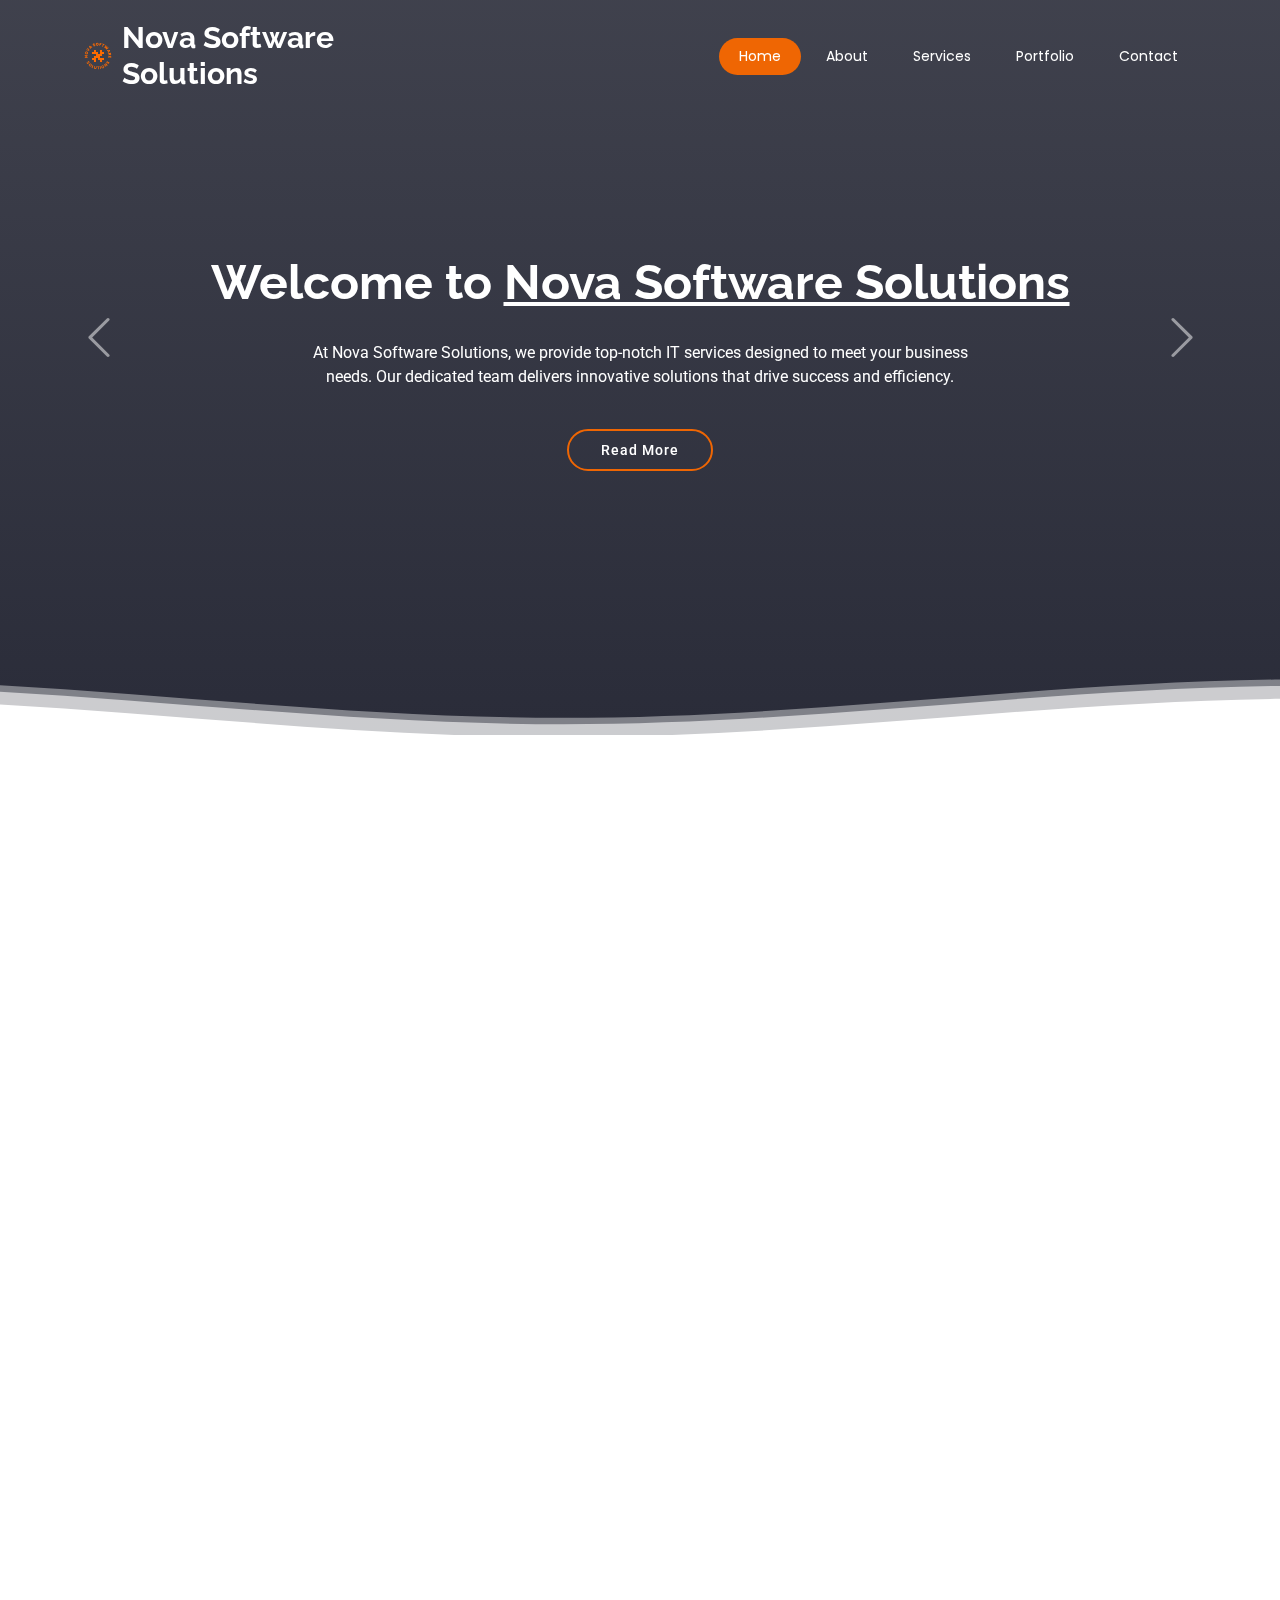
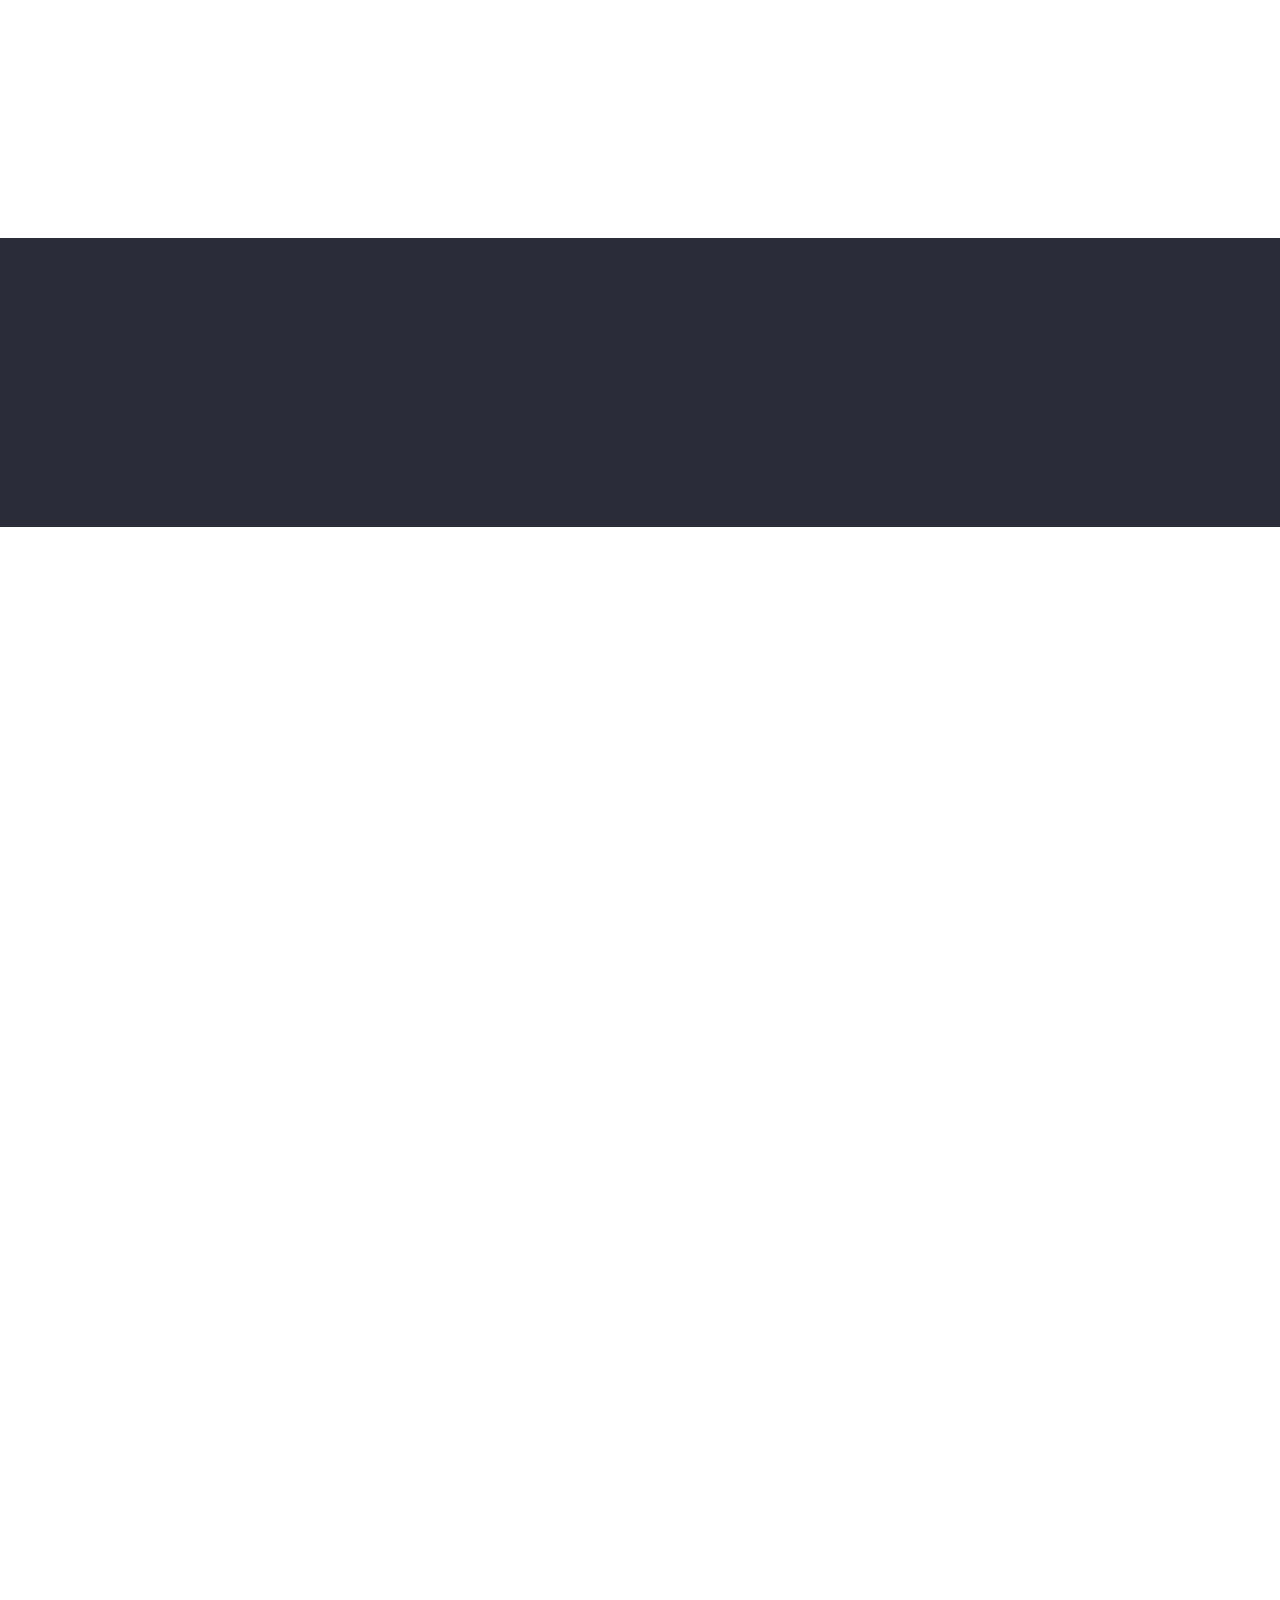
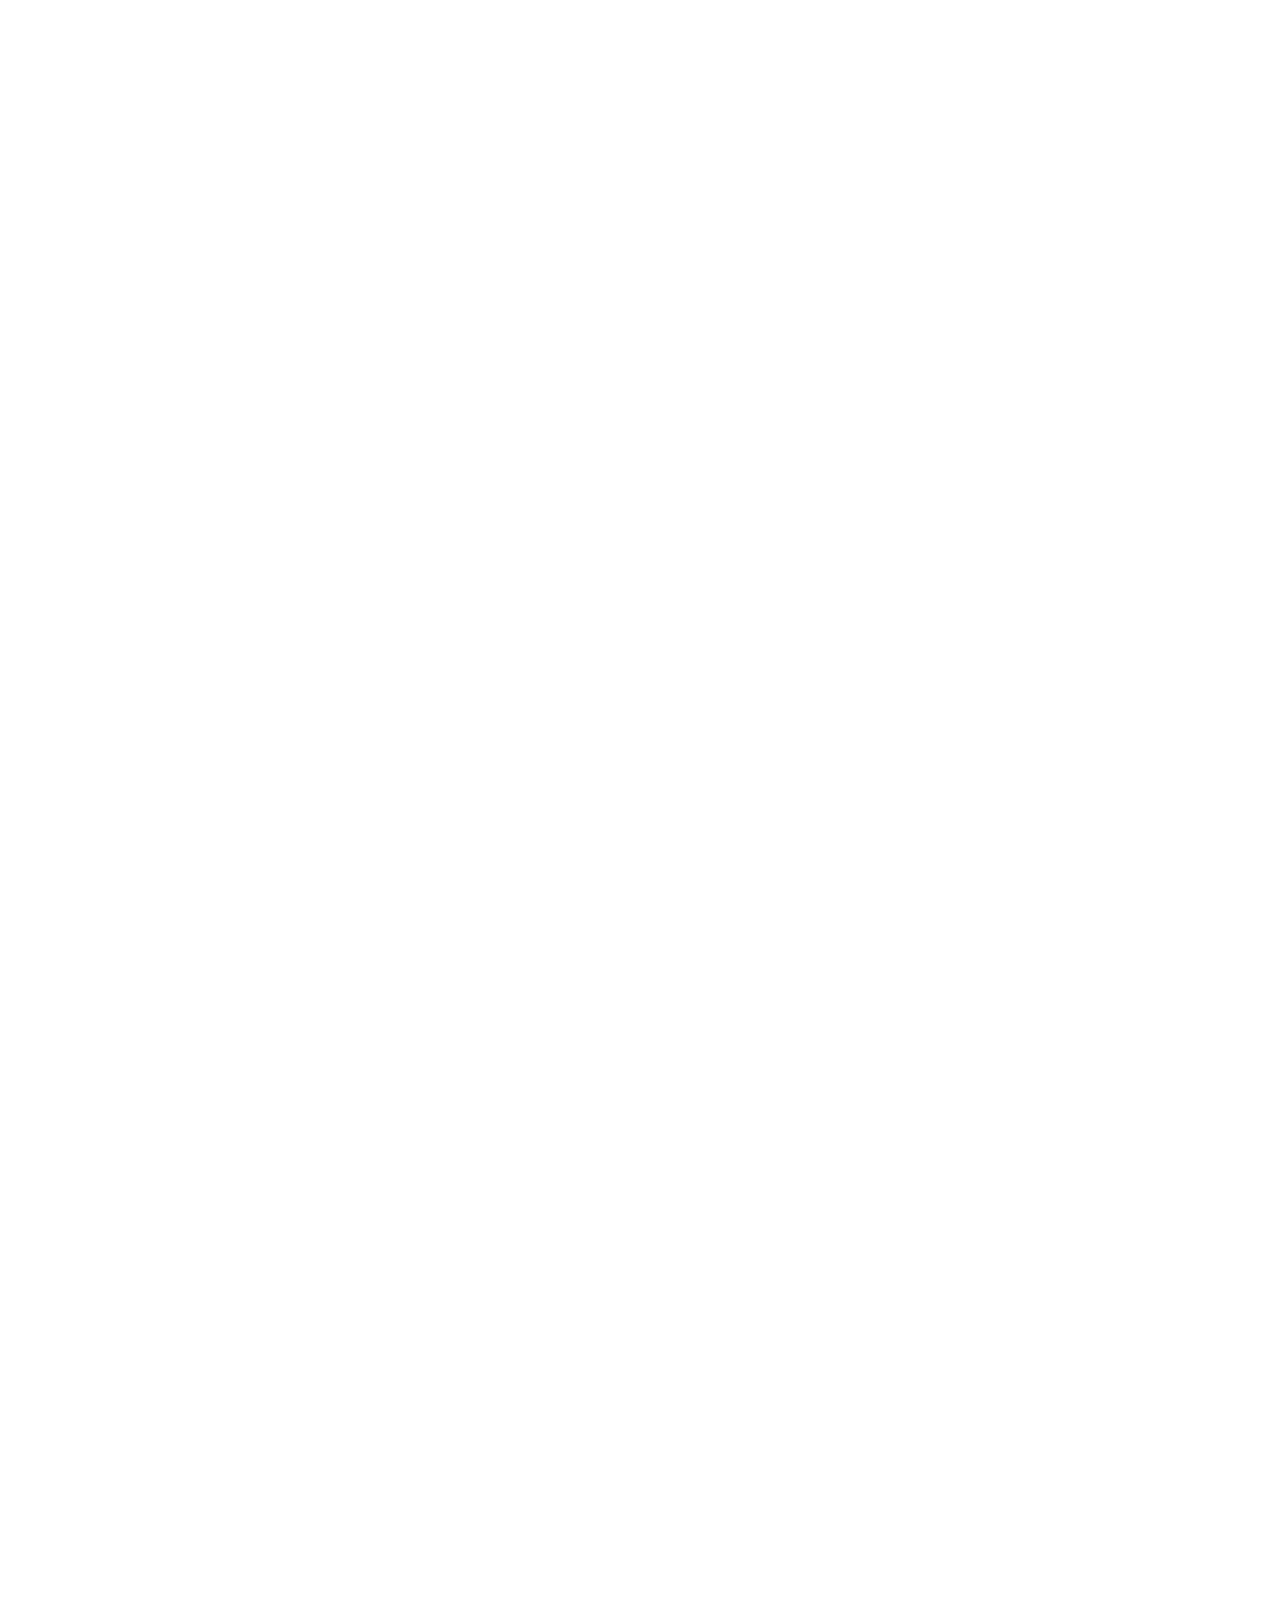
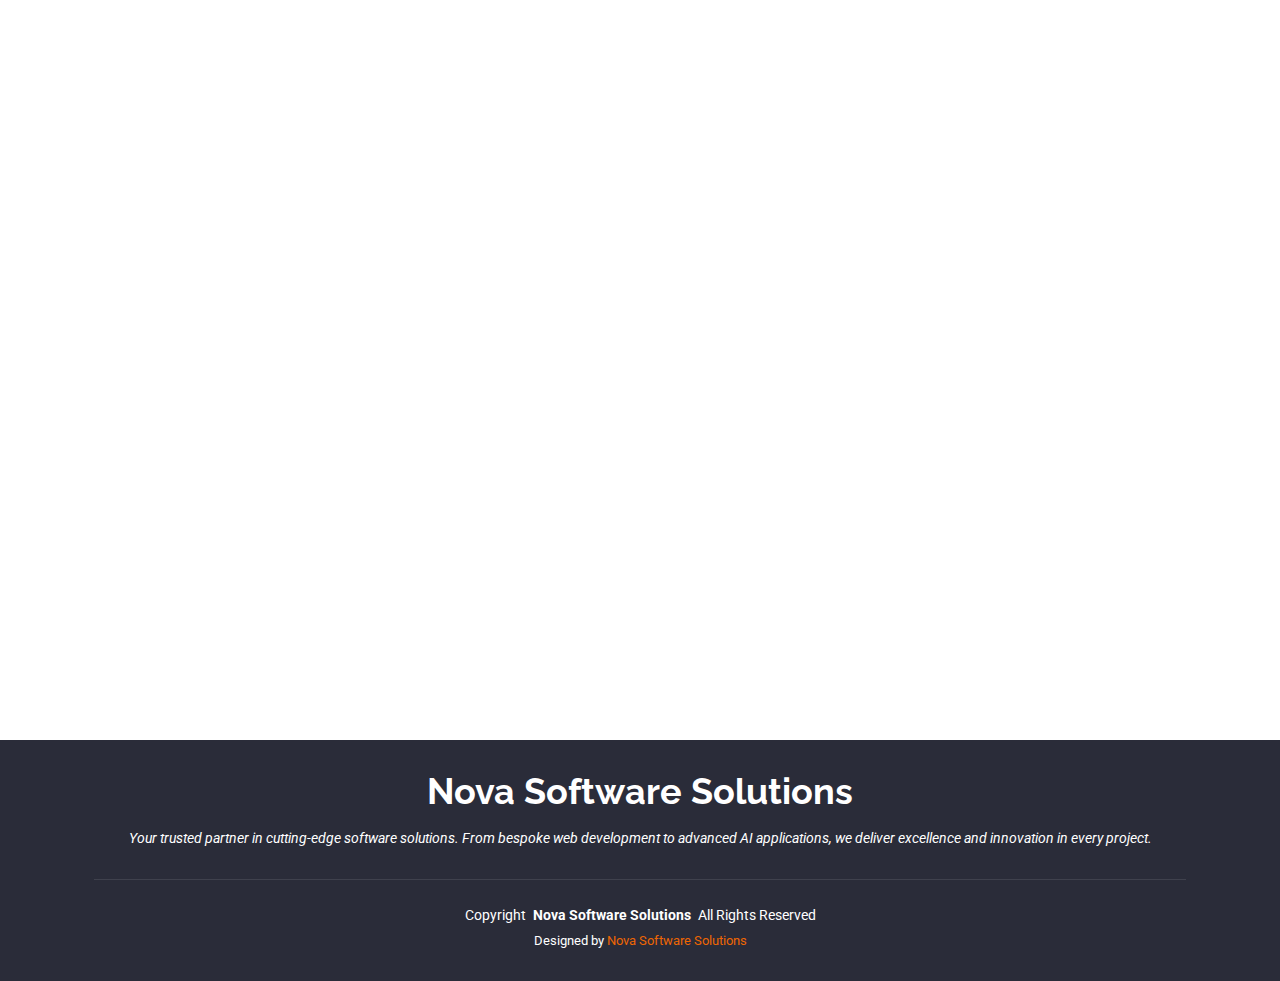
<file: index.html>
<!DOCTYPE html>
<html lang="en">

<head>
  <meta charset="utf-8">
  <meta content="width=device-width, initial-scale=1.0" name="viewport">
  <title>Nova Software Solutions</title>
  <meta content="" name="description">
  <meta content="" name="keywords">

  <!-- Favicons -->
  <link href="assets/img/logo.svg" rel="icon">
  <link href="assets/img/apple-touch-icon.png" rel="apple-touch-icon">

  <!-- Fonts -->
  <link href="https://fonts.googleapis.com" rel="preconnect">
  <link href="https://fonts.gstatic.com" rel="preconnect" crossorigin>
  <link href="https://fonts.googleapis.com/css2?family=Roboto:ital,wght@0,100;0,300;0,400;0,500;0,700;0,900;1,100;1,300;1,400;1,500;1,700;1,900&family=Poppins:ital,wght@0,100;0,200;0,300;0,400;0,500;0,600;0,700;0,800;0,900;1,100;1,200;1,300;1,400;1,500;1,600;1,700;1,800;1,900&family=Raleway:ital,wght@0,100;0,200;0,300;0,400;0,500;0,600;0,700;0,800;0,900;1,100;1,200;1,300;1,400;1,500;1,600;1,700;1,800;1,900&display=swap" rel="stylesheet">

  <!-- Vendor CSS Files -->
  <link href="assets/vendor/bootstrap/css/bootstrap.min.css" rel="stylesheet">
  <link href="assets/vendor/bootstrap-icons/bootstrap-icons.css" rel="stylesheet">
  <link href="assets/vendor/aos/aos.css" rel="stylesheet">
  <link href="assets/vendor/animate.css/animate.min.css" rel="stylesheet">
  <link href="assets/vendor/glightbox/css/glightbox.min.css" rel="stylesheet">
  <link href="assets/vendor/swiper/swiper-bundle.min.css" rel="stylesheet">

  <!-- Main CSS File -->
  <link href="assets/css/main.css" rel="stylesheet">

  <!-- =======================================================
  * Template Name: Selecao
  * Template URL: https://bootstrapmade.com/selecao-bootstrap-template/
  * Updated: Jul 17 2024 with Bootstrap v5.3.3
  * Author: BootstrapMade.com
  * License: https://bootstrapmade.com/license/
  ======================================================== -->
</head>

<body class="index-page">

  <header id="header" class="header d-flex align-items-center fixed-top">
    <div class="container-fluid container-xl position-relative d-flex align-items-center justify-content-between">

      <a href="index.html" class="logo d-flex align-items-center">
        <!-- Uncomment the line below if you also wish to use an image logo -->
        <img src="assets/img/logo.svg" alt="Logo">
        <h1 class="sitename">Nova Software Solutions</h1>
      </a>

      <nav id="navmenu" class="navmenu">
        <ul>
          <li><a href="#hero" class="active">Home</a></li>
          <li><a href="#about">About</a></li>
          <li><a href="#services">Services</a></li>
          <li><a href="#portfolio">Portfolio</a></li>
          <!-- <li><a href="#team">Team</a></li>
          <li><a href="blog.html">Blog</a></li>
          <li class="dropdown"><a href="#"><span>Dropdown</span> <i class="bi bi-chevron-down toggle-dropdown"></i></a>
            <ul>
              <li><a href="#">Dropdown 1</a></li>
              <li class="dropdown"><a href="#"><span>Deep Dropdown</span> <i class="bi bi-chevron-down toggle-dropdown"></i></a>
                <ul>
                  <li><a href="#">Deep Dropdown 1</a></li>
                  <li><a href="#">Deep Dropdown 2</a></li>
                  <li><a href="#">Deep Dropdown 3</a></li>
                  <li><a href="#">Deep Dropdown 4</a></li>
                  <li><a href="#">Deep Dropdown 5</a></li>
                </ul>
              </li>
              <li><a href="#">Dropdown 2</a></li>
              <li><a href="#">Dropdown 3</a></li>
              <li><a href="#">Dropdown 4</a></li>
            </ul>
          </li> -->
          <li><a href="#contact">Contact</a></li>
        </ul>
        <i class="mobile-nav-toggle d-xl-none bi bi-list"></i>
      </nav>

    </div>
  </header>

  <main class="main">

    <!-- Hero Section -->
    <section id="hero" class="hero section dark-background">

      <div id="hero-carousel" data-bs-interval="5000" class="container carousel carousel-fade" data-bs-ride="carousel">

        <!-- Slide 1 -->
<div class="carousel-item active">
  <div class="carousel-container">
    <h2 class="animate__animated animate__fadeInDown">Welcome to <span>Nova Software Solutions</span></h2>
    <p class="animate__animated animate__fadeInUp">At Nova Software Solutions, we provide top-notch IT services designed to meet your business needs. Our dedicated team delivers innovative solutions that drive success and efficiency.</p>
    <a href="#about" class="btn-get-started animate__animated animate__fadeInUp scrollto">Read More</a>
  </div>
</div>

<!-- Slide 2 -->
<div class="carousel-item">
  <div class="carousel-container">
    <h2 class="animate__animated animate__fadeInDown">Comprehensive IT Solutions</h2>
    <p class="animate__animated animate__fadeInUp">We offer a full range of IT services, from software development to system integration. Our solutions are tailored to enhance your business operations and ensure you stay ahead in the digital landscape.</p>
    <a href="#about" class="btn-get-started animate__animated animate__fadeInUp scrollto">Read More</a>
  </div>
</div>

<!-- Slide 3 -->
<div class="carousel-item">
  <div class="carousel-container">
    <h2 class="animate__animated animate__fadeInDown">Excellence in IT Services</h2>
    <p class="animate__animated animate__fadeInUp">Nova Software Solutions is committed to delivering reliable and scalable IT solutions. With a focus on innovation and client satisfaction, we ensure your projects are completed effectively and on time.</p>
    <a href="#about" class="btn-get-started animate__animated animate__fadeInUp scrollto">Read More</a>
  </div>
</div>


        <a class="carousel-control-prev" href="#hero-carousel" role="button" data-bs-slide="prev">
          <span class="carousel-control-prev-icon bi bi-chevron-left" aria-hidden="true"></span>
        </a>

        <a class="carousel-control-next" href="#hero-carousel" role="button" data-bs-slide="next">
          <span class="carousel-control-next-icon bi bi-chevron-right" aria-hidden="true"></span>
        </a>

      </div>

      <svg class="hero-waves" xmlns="http://www.w3.org/2000/svg" xmlns:xlink="http://www.w3.org/1999/xlink" viewBox="0 24 150 28 " preserveAspectRatio="none">
        <defs>
          <path id="wave-path" d="M-160 44c30 0 58-18 88-18s 58 18 88 18 58-18 88-18 58 18 88 18 v44h-352z"></path>
        </defs>
        <g class="wave1">
          <use xlink:href="#wave-path" x="50" y="3"></use>
        </g>
        <g class="wave2">
          <use xlink:href="#wave-path" x="50" y="0"></use>
        </g>
        <g class="wave3">
          <use xlink:href="#wave-path" x="50" y="9"></use>
        </g>
      </svg>

    </section><!-- /Hero Section -->

    <!-- About Section -->
    <section id="about" class="about section">

      <!-- Section Title -->
      <div class="container section-title" data-aos="fade-up">
        <h2>About</h2>
        <p>Who we are</p>
      </div><!-- End Section Title -->

      <div class="container">

        <div class="row gy-4">
      
          <div class="col-lg-6 content" data-aos="fade-up" data-aos-delay="100">
            <p>
              At Nova Software Solutions, we are dedicated to providing innovative IT services that drive your business forward. Our expertise in technology ensures that we deliver customized solutions to meet your unique needs.
            </p>
            <ul>
              <li><i class="bi bi-check2-circle"></i> <span>Expert software development and integration solutions.</span></li>
              <li><i class="bi bi-check2-circle"></i> <span>Comprehensive IT consulting and strategy services.</span></li>
              <li><i class="bi bi-check2-circle"></i> <span>Reliable support and maintenance for all your IT systems.</span></li>
            </ul>
          </div>
      
          <div class="col-lg-6" data-aos="fade-up" data-aos-delay="200">
            <p>Our commitment to excellence and client satisfaction sets us apart. With a focus on cutting-edge technology and tailored solutions, we help businesses achieve their IT goals and stay ahead of the competition. Let us help you navigate the digital landscape with confidence.</p>
            <a href="#services" class="read-more"><span>Explore Our Services</span><i class="bi bi-arrow-right"></i></a>
          </div>
      
        </div>
      
      </div>
      

    </section><!-- /About Section -->

    <!-- Features Section -->
    <section id="features" class="features section">

      <div class="container">

        <ul class="nav nav-tabs row d-flex" data-aos="fade-up" data-aos-delay="100">
          <li class="nav-item col-3">
            <a class="nav-link active show" data-bs-toggle="tab" data-bs-target="#features-tab-1">
              <i class="bi bi-binoculars"></i>
              <h4 class="d-none d-lg-block">Custom Software Development</h4>
            </a>
          </li>
          <li class="nav-item col-3">
            <a class="nav-link" data-bs-toggle="tab" data-bs-target="#features-tab-2">
              <i class="bi bi-box-seam"></i>
              <h4 class="d-none d-lg-block">System Integration</h4>
            </a>
          </li>
          <li class="nav-item col-3">
            <a class="nav-link" data-bs-toggle="tab" data-bs-target="#features-tab-3">
              <i class="bi bi-brightness-high"></i>
              <h4 class="d-none d-lg-block">IT Consulting</h4>
            </a>
          </li>
          <li class="nav-item col-3">
            <a class="nav-link" data-bs-toggle="tab" data-bs-target="#features-tab-4">
              <i class="bi bi-command"></i>
              <h4 class="d-none d-lg-block">Support & Maintenance</h4>
            </a>
          </li>
        </ul><!-- End Tab Nav -->
        

        <div class="tab-content" data-aos="fade-up" data-aos-delay="200">

          <div class="tab-pane fade active show" id="features-tab-1">
            <div class="row">
              <div class="col-lg-6 order-2 order-lg-1 mt-3 mt-lg-0">
                <h3>Tailored Software Solutions to Fit Your Needs</h3>
                <p class="fst-italic">
                  At Nova Software Solutions, we specialize in creating custom software tailored to meet your specific business requirements. Our solutions are designed to enhance efficiency and drive innovation.
                </p>
                <ul>
                  <li><i class="bi bi-check2-all"></i>
                    <span>Custom-built applications that align with your business goals.</span>
                  </li>
                  <li><i class="bi bi-check2-all"></i> <span>Scalable solutions that grow with your business.</span></li>
                  <li><i class="bi bi-check2-all"></i> <span>Expertise in various technologies to deliver robust and reliable software.</span></li>
                </ul>
                <p>
                  Our team of experts works closely with you to understand your needs and deliver a solution that not only meets but exceeds your expectations. With a focus on quality and innovation, we ensure that our software solutions drive real value for your business.
                </p>
              </div>
              <div class="col-lg-6 order-1 order-lg-2 text-center">
                <img src="assets/img/working-1.jpg" alt="Custom Software Development" class="img-fluid">
              </div>
            </div>
          </div><!-- End Tab Content Item -->
          


          <div class="tab-pane fade" id="features-tab-2">
            <div class="row">
              <div class="col-lg-6 order-2 order-lg-1 mt-3 mt-lg-0">
                <h3>Seamless Integration for Efficient Operations</h3>
                <p>
                  At Nova Software Solutions, we provide comprehensive system integration services to ensure that your various software applications and systems work together seamlessly. Our solutions enhance operational efficiency and improve data consistency across platforms.
                </p>
                <p class="fst-italic">
                  Our expertise in system integration helps you streamline processes, reduce redundancy, and ensure that all components of your IT infrastructure operate in harmony.
                </p>
                <ul>
                  <li><i class="bi bi-check2-all"></i> <span>Efficient integration of disparate systems and applications.</span></li>
                  <li><i class="bi bi-check2-all"></i> <span>Enhanced data consistency and operational efficiency.</span></li>
                  <li><i class="bi bi-check2-all"></i> <span>Custom solutions tailored to fit your specific needs.</span></li>
                  <li><i class="bi bi-check2-all"></i> <span>Ongoing support to ensure smooth and effective integration.</span></li>
                </ul>
              </div>
              <div class="col-lg-6 order-1 order-lg-2 text-center">
                <img src="assets/img/working-2.jpg" alt="System Integration" class="img-fluid">
              </div>
            </div>
          </div><!-- End Tab Content Item -->
          

          <div class="tab-pane fade" id="features-tab-3">
            <div class="row">
              <div class="col-lg-6 order-2 order-lg-1 mt-3 mt-lg-0">
                <h3>Expert IT Consulting for Strategic Growth</h3>
                <p>
                  Our IT consulting services at Nova Software Solutions offer you expert guidance and strategic insights to drive your technology investments. We help you align IT strategies with your business goals, ensuring that your technology infrastructure supports your growth and success.
                </p>
                <ul>
                  <li><i class="bi bi-check2-all"></i> <span>Strategic advice to align IT with your business objectives.</span></li>
                  <li><i class="bi bi-check2-all"></i> <span>Expert guidance on technology investments and infrastructure.</span></li>
                  <li><i class="bi bi-check2-all"></i> <span>Customized solutions to address your unique challenges and opportunities.</span></li>
                </ul>
                <p class="fst-italic">
                  Leverage our expertise to make informed decisions and optimize your IT strategy for long-term success.
                </p>
              </div>
              <div class="col-lg-6 order-1 order-lg-2 text-center">
                <img src="assets/img/working-3.jpg" alt="IT Consulting" class="img-fluid">
              </div>
            </div>
          </div><!-- End Tab Content Item -->
          

          <div class="tab-pane fade" id="features-tab-4">
            <div class="row">
              <div class="col-lg-6 order-2 order-lg-1 mt-3 mt-lg-0">
                <h3>Reliable Support and Maintenance for Your IT Systems</h3>
                <p>
                  At Nova Software Solutions, we provide comprehensive support and maintenance services to ensure the smooth operation of your IT systems. Our team is dedicated to resolving issues quickly and keeping your systems running efficiently.
                </p>
                <p class="fst-italic">
                  We offer proactive support and regular maintenance to prevent issues before they affect your business.
                </p>
                <ul>
                  <li><i class="bi bi-check2-all"></i> <span>24/7 technical support to address any issues promptly.</span></li>
                  <li><i class="bi bi-check2-all"></i> <span>Regular system maintenance to ensure optimal performance.</span></li>
                  <li><i class="bi bi-check2-all"></i> <span>Proactive monitoring and issue resolution to minimize downtime.</span></li>
                </ul>
              </div>
              <div class="col-lg-6 order-1 order-lg-2 text-center">
                <img src="assets/img/working-4.jpg" alt="Support and Maintenance" class="img-fluid">
              </div>
            </div>
          </div><!-- End Tab Content Item -->
          

        </div>

      </div>

    </section><!-- /Features Section -->

    <!-- Call To Action Section -->
    <section id="call-to-action" class="call-to-action section dark-background">

      <div class="container">
    
        <div class="row" data-aos="zoom-in" data-aos-delay="100">
          <div class="col-xl-9 text-center text-xl-start">
            <h3>Get Started with Nova Software Solutions</h3>
            <p>Ready to elevate your business with innovative IT solutions? Contact us today to discover how we can help you achieve your goals with our expert services. From custom software development to comprehensive support, we're here to support your success.</p>
          </div>
          <div class="col-xl-3 cta-btn-container text-center">
            <a class="cta-btn align-middle" href="#contact">Contact Us</a>
          </div>
        </div>
    
      </div>
    
    </section><!-- /Call To Action Section -->
    

    <!-- Services Section -->
    <section id="services" class="services section">

      <!-- Section Title -->
      <div class="container section-title" data-aos="fade-up">
        <h2>Services</h2>
        <p>What we do offer</p>
      </div><!-- End Section Title -->

      <div class="container">

        <div class="row gy-4">

          <div class="col-lg-4 col-md-6" data-aos="fade-up" data-aos-delay="100">
            <div class="service-item position-relative">
              <div class="icon">
                <i class="bi bi-code-slash" style="color: #0dcaf0;"></i>
              </div>
              <a href="service-details.html" class="stretched-link">
                <h3>Web Development</h3>
              </a>
              <p>We specialize in creating dynamic and responsive websites using the latest technologies, including JavaScript, React, Angular, Vue.js, Node.js and more. Our solutions are tailored to meet your specific business needs, ensuring a seamless and engaging user experience.</p>
            </div>
          </div><!-- End Service Item -->
          

          <div class="col-lg-4 col-md-6" data-aos="fade-up" data-aos-delay="200">
            <div class="service-item position-relative">
              <div class="icon">
                <i class="bi bi-phone" style="color: #fd7e14;"></i>
              </div>
              <a href="service-details.html" class="stretched-link">
                <h3>Mobile Application Development</h3>
              </a>
              <p>We build cutting-edge mobile applications using React Native, Flutter, Swift, Kotlin and other modern technologies. Our solutions ensure high performance and a seamless user experience across both iOS and Android platforms.</p>
            </div>
          </div><!-- End Service Item -->
          

          <div class="col-lg-4 col-md-6" data-aos="fade-up" data-aos-delay="300">
            <div class="service-item position-relative">
              <div class="icon">
                <i class="bi bi-lightbulb" style="color: #20c997;"></i>
              </div>
              <a href="service-details.html" class="stretched-link">
                <h3>Generative AI</h3>
              </a>
              <p>We specialize in Generative AI solutions, leveraging advanced models to create innovative and intelligent systems. Our expertise includes text generation, image synthesis, and data-driven insights to transform your business.</p>
            </div>
          </div><!-- End Service Item -->
          

          <div class="col-lg-4 col-md-6" data-aos="fade-up" data-aos-delay="400">
            <div class="service-item position-relative">
                <div class="icon">
                    <i class="bi bi-cloud" style="color: #007bff;"></i>
                </div>
                <a href="service-details.html" class="stretched-link">
                    <h3>Cloud Services</h3>
                </a>
                <p>We offer comprehensive cloud services including cloud storage, computing, and deployment solutions. Our expertise spans across major platforms like AWS, Azure, and Google Cloud, ensuring scalable and efficient cloud infrastructure tailored to your business needs.</p>
            </div>
        </div><!-- End Service Item -->
        

        <div class="col-lg-4 col-md-6" data-aos="fade-up" data-aos-delay="500">
          <div class="service-item position-relative">
              <div class="icon">
                  <i class="bi bi-cart" style="color: #6610f2;"></i>
              </div>
              <a href="service-details.html" class="stretched-link">
                  <h3>E-Commerce Solutions</h3>
              </a>
              <p>We specialize in developing and optimizing e-commerce platforms tailored to your business needs. From setting up robust online stores to integrating payment gateways and enhancing user experience, our solutions drive growth and streamline operations.</p>
          </div>
      </div><!-- End Service Item -->
      

      <div class="col-lg-4 col-md-6" data-aos="fade-up" data-aos-delay="600">
        <div class="service-item position-relative">
            <div class="icon">
                <i class="bi bi-palette" style="color: #f3268c;"></i>
            </div>
            <a href="service-details.html" class="stretched-link">
                <h3>UI/UX Design</h3>
            </a>
            <p>We provide comprehensive UI/UX design services to create visually appealing and user-friendly interfaces. Our design process focuses on enhancing user experience and engagement, ensuring that your application is both functional and aesthetically pleasing.</p>
        </div>
    </div><!-- End Service Item -->
    

        </div>

      </div>

    </section><!-- /Services Section -->

    <!-- Portfolio Section -->
    <section id="portfolio" class="portfolio section">

      <!-- Section Title -->
      <div class="container section-title" data-aos="fade-up">
        <h2>Portfolio</h2>
        <p>What we've done</p>
      </div><!-- End Section Title -->

      <div class="container">

        <div class="isotope-layout" data-default-filter="*" data-layout="masonry" data-sort="original-order">

          <ul class="portfolio-filters isotope-filters" data-aos="fade-up" data-aos-delay="100">
            <li data-filter="*" class="filter-active">All</li>
            <li data-filter=".filter-app">App</li>
            <!-- <li data-filter=".filter-product">Card</li> -->
            <li data-filter=".filter-branding">Web</li>
          </ul><!-- End Portfolio Filters -->

          <div class="row gy-4 isotope-container" data-aos="fade-up" data-aos-delay="200">

            <div class="col-lg-4 col-md-6 portfolio-item isotope-item filter-app">
              <img src="assets/img/1.png" class="img-fluid" alt="">
              <div class="portfolio-info">
                <h4>App</h4>
                <p>Shipping Modal</p>
                <a href="assets/img/1.png" title="Shipping detector App" data-gallery="portfolio-gallery-app" class="glightbox preview-link"><i class="bi bi-zoom-in"></i></a>
                <a href="portfolio-details.html" title="More Details" class="details-link"><i class="bi bi-link-45deg"></i></a>
              </div>
            </div><!-- End Portfolio Item -->

            <div class="col-lg-4 col-md-6 portfolio-item isotope-item filter-branding">
              <img src="assets/img/2.jpg" class="img-fluid" alt="">
              <div class="portfolio-info">
                <h4>Website</h4>
                <p>PetraTools Website Home Page</p>
                <a href="assets/img/2.jpg" title="PetraTools Website" data-gallery="portfolio-gallery-product" class="glightbox preview-link"><i class="bi bi-zoom-in"></i></a>
                <a href="portfolio-details.html" title="More Details" class="details-link"><i class="bi bi-link-45deg"></i></a>
              </div>
            </div><!-- End Portfolio Item -->

            <div class="col-lg-4 col-md-6 portfolio-item isotope-item filter-branding">
              <img src="assets/img/3.png" class="img-fluid" alt="">
              <div class="portfolio-info">
                <h4>Website</h4>
                <p>Online education</p>
                <a href="assets/img/3.png" title="Online education Website" data-gallery="portfolio-gallery-branding" class="glightbox preview-link"><i class="bi bi-zoom-in"></i></a>
                <a href="portfolio-details.html" title="More Details" class="details-link"><i class="bi bi-link-45deg"></i></a>
              </div>
            </div><!-- End Portfolio Item -->

            <div class="col-lg-4 col-md-6 portfolio-item isotope-item filter-branding">
              <img src="assets/img/4.jpg" class="img-fluid" alt="">
              <div class="portfolio-info">
                <h4>Website</h4>
                <p>Advanced AI chatbot</p>
                <a href="assets/img/4.jpg" title="AI Companion Website" data-gallery="portfolio-gallery-app" class="glightbox preview-link"><i class="bi bi-zoom-in"></i></a>
                <a href="portfolio-details.html" title="More Details" class="details-link"><i class="bi bi-link-45deg"></i></a>
              </div>
            </div><!-- End Portfolio Item -->

            <div class="col-lg-4 col-md-6 portfolio-item isotope-item filter-branding">
              <img src="assets/img/5.png" class="img-fluid" alt="">
              <div class="portfolio-info">
                <h4>Website</h4>
                <p>AI writing interface that is specially designed to empower writers.</p>
                <a href="assets/img/5.png" title="Writely AI Writing Website" data-gallery="portfolio-gallery-product" class="glightbox preview-link"><i class="bi bi-zoom-in"></i></a>
                <a href="portfolio-details.html" title="More Details" class="details-link"><i class="bi bi-link-45deg"></i></a>
              </div>
            </div><!-- End Portfolio Item -->

            <div class="col-lg-4 col-md-6 portfolio-item isotope-item filter-branding">
              <img src="assets/img/6.png" class="img-fluid" alt="">
              <div class="portfolio-info">
                <h4>Website</h4>
                <p>Real estate marketplace</p>
                <a href="assets/img/6.png" title="Real Estate Website" data-gallery="portfolio-gallery-branding" class="glightbox preview-link"><i class="bi bi-zoom-in"></i></a>
                <a href="portfolio-details.html" title="More Details" class="details-link"><i class="bi bi-link-45deg"></i></a>
              </div>
            </div><!-- End Portfolio Item -->

            <div class="col-lg-4 col-md-6 portfolio-item isotope-item filter-branding">
              <img src="assets/img/7.png" class="img-fluid" alt="">
              <div class="portfolio-info">
                <h4>Website</h4>
                <p>Electric Bike Landing Page</p>
                <a href="assets/img/7.png" title="Electric Bike Website" data-gallery="portfolio-gallery-app" class="glightbox preview-link"><i class="bi bi-zoom-in"></i></a>
                <a href="portfolio-details.html" title="More Details" class="details-link"><i class="bi bi-link-45deg"></i></a>
              </div>
            </div><!-- End Portfolio Item -->

            <div class="col-lg-4 col-md-6 portfolio-item isotope-item filter-branding">
              <img src="assets/img/8.png" class="img-fluid" alt="">
              <div class="portfolio-info">
                <h4>Website</h4>
                <p>Skin Care Ecommerce Website</p>
                <a href="assets/img/8.png" title="Ecommerce Website" data-gallery="portfolio-gallery-product" class="glightbox preview-link"><i class="bi bi-zoom-in"></i></a>
                <a href="portfolio-details.html" title="More Details" class="details-link"><i class="bi bi-link-45deg"></i></a>
              </div>
            </div><!-- End Portfolio Item -->

            <div class="col-lg-4 col-md-6 portfolio-item isotope-item filter-branding">
              <img src="assets/img/9.png" class="img-fluid" alt="">
              <div class="portfolio-info">
                <h4>Website</h4>
                <p>Digital Art Work Website</p>
                <a href="assets/img/9.png" title="Art Work Website" data-gallery="portfolio-gallery-branding" class="glightbox preview-link"><i class="bi bi-zoom-in"></i></a>
                <a href="portfolio-details.html" title="More Details" class="details-link"><i class="bi bi-link-45deg"></i></a>
              </div>
            </div><!-- End Portfolio Item -->

          </div><!-- End Portfolio Container -->

        </div>

      </div>

    </section><!-- /Portfolio Section -->

    <!-- Testimonials Section -->
    <section id="testimonials" class="testimonials section">

      <!-- Section Title -->
      <div class="container section-title" data-aos="fade-up">
        <h2>Testimonials</h2>
        <p>What they are saying about us</p>
      </div><!-- End Section Title -->
    
      <div class="container" data-aos="fade-up" data-aos-delay="100">
    
        <div class="swiper init-swiper">
          <script type="application/json" class="swiper-config">
            {
              "loop": true,
              "speed": 600,
              "autoplay": {
                "delay": 5000
              },
              "slidesPerView": "auto",
              "pagination": {
                "el": ".swiper-pagination",
                "type": "bullets",
                "clickable": true
              },
              "breakpoints": {
                "320": {
                  "slidesPerView": 1,
                  "spaceBetween": 40
                },
                "1200": {
                  "slidesPerView": 3,
                  "spaceBetween": 10
                }
              }
            }
          </script>
          <div class="swiper-wrapper">
    
            <div class="swiper-slide">
              <div class="testimonial-item">
                <img src="assets/img/testimonials/testimonials-1.jpg" class="testimonial-img" alt="">
                <h3>Saul Goodman</h3>
                <h4>Ceo &amp; Founder</h4>
                <div class="stars">
                  <i class="bi bi-star-fill"></i><i class="bi bi-star-fill"></i><i class="bi bi-star-fill"></i><i class="bi bi-star-fill"></i><i class="bi bi-star-fill"></i>
                </div>
                <p>
                  <i class="bi bi-quote quote-icon-left"></i>
                  <span>“Our collaboration on web development was outstanding. The team’s expertise in JavaScript and React truly enhanced our project, delivering a robust and user-friendly application.”</span>
                  <i class="bi bi-quote quote-icon-right"></i>
                </p>
              </div>
            </div><!-- End testimonial item -->

            <div class="swiper-slide">
              <div class="testimonial-item">
                <img src="assets/img/testimonials/testimonials-2.jpg" class="testimonial-img" alt="">
                <h3>Sara Wilsson</h3>
                <h4>Ceo</h4>
                <div class="stars">
                  <i class="bi bi-star-fill"></i><i class="bi bi-star-fill"></i><i class="bi bi-star-fill"></i><i class="bi bi-star-fill"></i><i class="bi bi-star-fill"></i>
                </div>
                <p>
                  <i class="bi bi-quote quote-icon-left"></i>
                  <span>“The mobile app developed for our brand exceeded our expectations. Their use of React Native ensured a seamless user experience across both iOS and Android platforms.”</span>
                  <i class="bi bi-quote quote-icon-right"></i>
                </p>
              </div>
            </div><!-- End testimonial item -->
    
            <div class="swiper-slide">
              <div class="testimonial-item">
                <img src="assets/img/testimonials/testimonials-3.jpg" class="testimonial-img" alt="">
                <h3>Jena Karlis</h3>
                <h4>Store Owner</h4>
                <div class="stars">
                  <i class="bi bi-star-fill"></i><i class="bi bi-star-fill"></i><i class="bi bi-star-fill"></i><i class="bi bi-star-fill"></i><i class="bi bi-star-fill"></i>
                </div>
                <p>
                  <i class="bi bi-quote quote-icon-left"></i>
                  <span>“Their expertise in generative AI brought innovative solutions to our project. The integration of AI-powered features significantly improved user engagement and satisfaction.”</span>
                  <i class="bi bi-quote quote-icon-right"></i>
                </p>
              </div>
            </div><!-- End testimonial item -->
    
            <div class="swiper-slide">
              <div class="testimonial-item">
                <img src="assets/img/testimonials/testimonials-4.jpg" class="testimonial-img" alt="">
                <h3>Matt Brandon</h3>
                <h4>Freelancer</h4>
                <div class="stars">
                  <i class="bi bi-star-fill"></i><i class="bi bi-star-fill"></i><i class="bi bi-star-fill"></i><i class="bi bi-star-fill"></i><i class="bi bi-star-fill"></i>
                </div>
                <p>
                  <i class="bi bi-quote quote-icon-left"></i>
                  <span>“Their cloud services provided a scalable and reliable solution for our application. The team’s support and expertise in cloud technologies were crucial to our success.”</span>
                  <i class="bi bi-quote quote-icon-right"></i>
                </p>
              </div>
            </div><!-- End testimonial item -->
    
            <div class="swiper-slide">
              <div class="testimonial-item">
                <img src="assets/img/testimonials/testimonials-5.jpg" class="testimonial-img" alt="">
                <h3>John Larson</h3>
                <h4>Entrepreneur</h4>
                <div class="stars">
                  <i class="bi bi-star-fill"></i><i class="bi bi-star-fill"></i><i class="bi bi-star-fill"></i><i class="bi bi-star-fill"></i><i class="bi bi-star-fill"></i>
                </div>
                <p>
                  <i class="bi bi-quote quote-icon-left"></i>
                  <span>“Our e-commerce platform benefited greatly from their comprehensive services. Their expertise in building and optimizing e-commerce solutions was evident in the impressive results we achieved.”</span>
                  <i class="bi bi-quote quote-icon-right"></i>
                </p>
              </div>
            </div><!-- End testimonial item -->
    
          </div>
          <div class="swiper-pagination"></div>
        </div>
    
      </div>
    
    </section><!-- /Testimonials Section -->
    

    <!-- Pricing Section -->
    

    <!-- Faq Section -->
    

    <!-- Team Section -->
    

    <!-- Recent Posts Section -->
    
    <!-- Contact Section -->
    <section id="contact" class="contact section">

      <!-- Section Title -->
      <div class="container section-title" data-aos="fade-up">
        <h2>Contact</h2>
        <p>Contact Us</p>
      </div><!-- End Section Title -->

      <div class="container" data-aos="fade" data-aos-delay="100">

        <div class="row gy-4">

          <div class="col-lg-4">
            <div class="info-item d-flex" data-aos="fade-up" data-aos-delay="200">
              <i class="bi bi-geo-alt flex-shrink-0"></i>
              <div>
                <h3>Address</h3>
                <p>Lahore, Pakistan</p>
              </div>
            </div><!-- End Info Item -->

            <div class="info-item d-flex" data-aos="fade-up" data-aos-delay="300">
              <i class="bi bi-telephone flex-shrink-0"></i>
              <div>
                <h3>Call Us</h3>
                <p>+92 323 502 9955</p>
              </div>
            </div><!-- End Info Item -->

            <div class="info-item d-flex" data-aos="fade-up" data-aos-delay="400">
              <i class="bi bi-envelope flex-shrink-0"></i>
              <div>
                <h3>Email Us</h3>
                <p>this.msriaz@gmail.com</p>
              </div>
            </div><!-- End Info Item -->

          </div>

          <div class="col-lg-8">
            <form action="forms/contact.php" method="post" class="php-email-form" data-aos="fade-up" data-aos-delay="200">
              <div class="row gy-4">

                <div class="col-md-6">
                  <input type="text" name="name" class="form-control" placeholder="Your Name" required="">
                </div>

                <div class="col-md-6 ">
                  <input type="email" class="form-control" name="email" placeholder="Your Email" required="">
                </div>

                <div class="col-md-12">
                  <input type="text" class="form-control" name="subject" placeholder="Subject" required="">
                </div>

                <div class="col-md-12">
                  <textarea class="form-control" name="message" rows="6" placeholder="Message" required=""></textarea>
                </div>

                <div class="col-md-12 text-center">
                  <div class="loading">Loading</div>
                  <div class="error-message"></div>
                  <div class="sent-message">Your message has been sent. Thank you!</div>

                  <button type="submit">Send Message</button>
                </div>

              </div>
            </form>
          </div><!-- End Contact Form -->

        </div>

      </div>

    </section><!-- /Contact Section -->

  </main>

  <footer id="footer" class="footer dark-background">
    <div class="container">
      <h3 class="sitename">Nova Software Solutions</h3>
      <p>Your trusted partner in cutting-edge software solutions. From bespoke web development to advanced AI applications, we deliver excellence and innovation in every project.</p>
      <!-- <div class="social-links d-flex justify-content-center">
        <a href="https://twitter.com/yourprofile" target="_blank" rel="noopener noreferrer"><i class="bi bi-twitter"></i></a>
        <a href="https://facebook.com/yourprofile" target="_blank" rel="noopener noreferrer"><i class="bi bi-facebook"></i></a>
        <a href="https://instagram.com/yourprofile" target="_blank" rel="noopener noreferrer"><i class="bi bi-instagram"></i></a>
        <a href="https://skype.com/yourprofile" target="_blank" rel="noopener noreferrer"><i class="bi bi-skype"></i></a>
        <a href="https://linkedin.com/in/yourprofile" target="_blank" rel="noopener noreferrer"><i class="bi bi-linkedin"></i></a>
      </div> -->
      <div class="container">
        <div class="copyright">
          <span>Copyright</span> <strong class="px-1 sitename">Nova Software Solutions</strong> <span>All Rights Reserved</span>
        </div>
        <div class="credits">
          Designed by <a href="http://novasoftsol.com/" target="_blank" rel="noopener noreferrer">Nova Software Solutions</a>
        </div>
      </div>
    </div>
  </footer>
  
  

  <!-- Scroll Top -->
  <a href="#" id="scroll-top" class="scroll-top d-flex align-items-center justify-content-center"><i class="bi bi-arrow-up-short"></i></a>

  <!-- Preloader -->
  <div id="preloader"></div>

  <!-- Vendor JS Files -->
  <script src="assets/vendor/bootstrap/js/bootstrap.bundle.min.js"></script>
  <script src="assets/vendor/php-email-form/validate.js"></script>
  <script src="assets/vendor/aos/aos.js"></script>
  <script src="assets/vendor/glightbox/js/glightbox.min.js"></script>
  <script src="assets/vendor/imagesloaded/imagesloaded.pkgd.min.js"></script>
  <script src="assets/vendor/isotope-layout/isotope.pkgd.min.js"></script>
  <script src="assets/vendor/swiper/swiper-bundle.min.js"></script>

  <!-- Main JS File -->
  <script src="assets/js/main.js"></script>

</body>

</html>
</file>
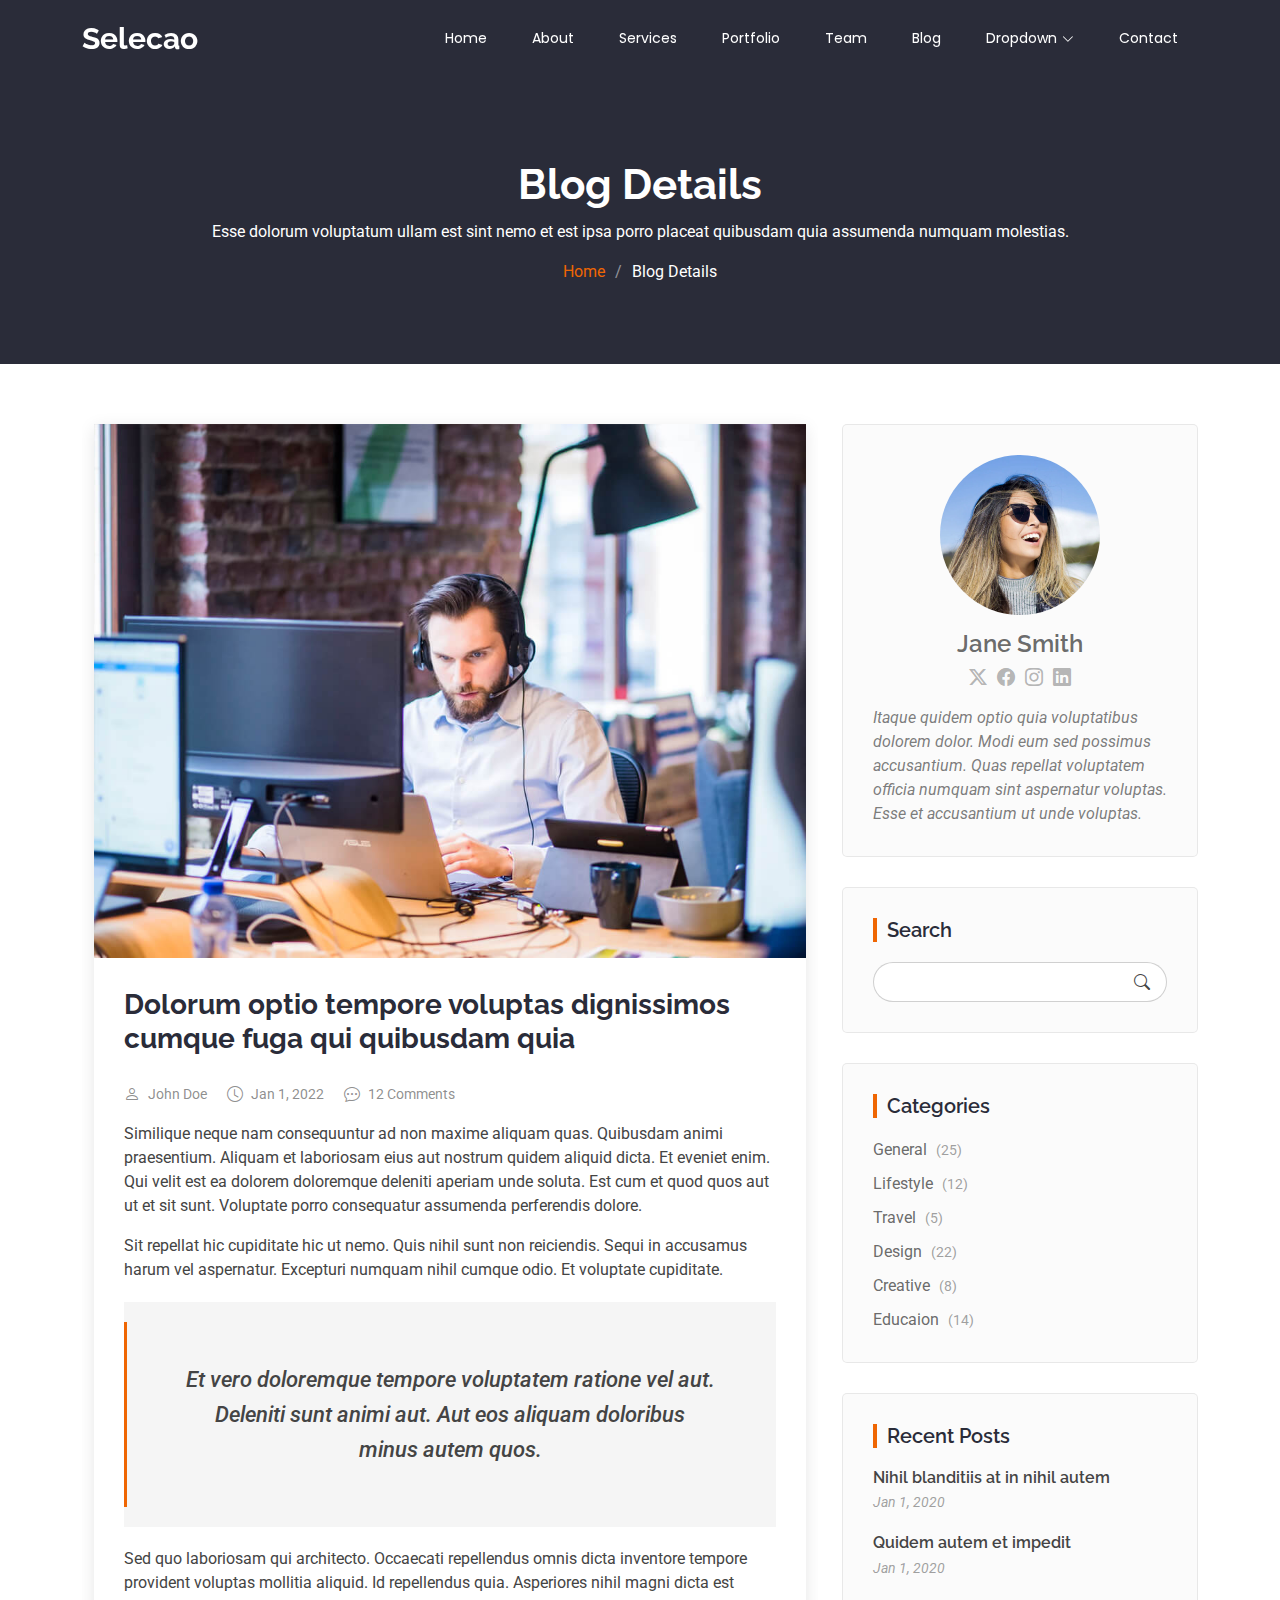
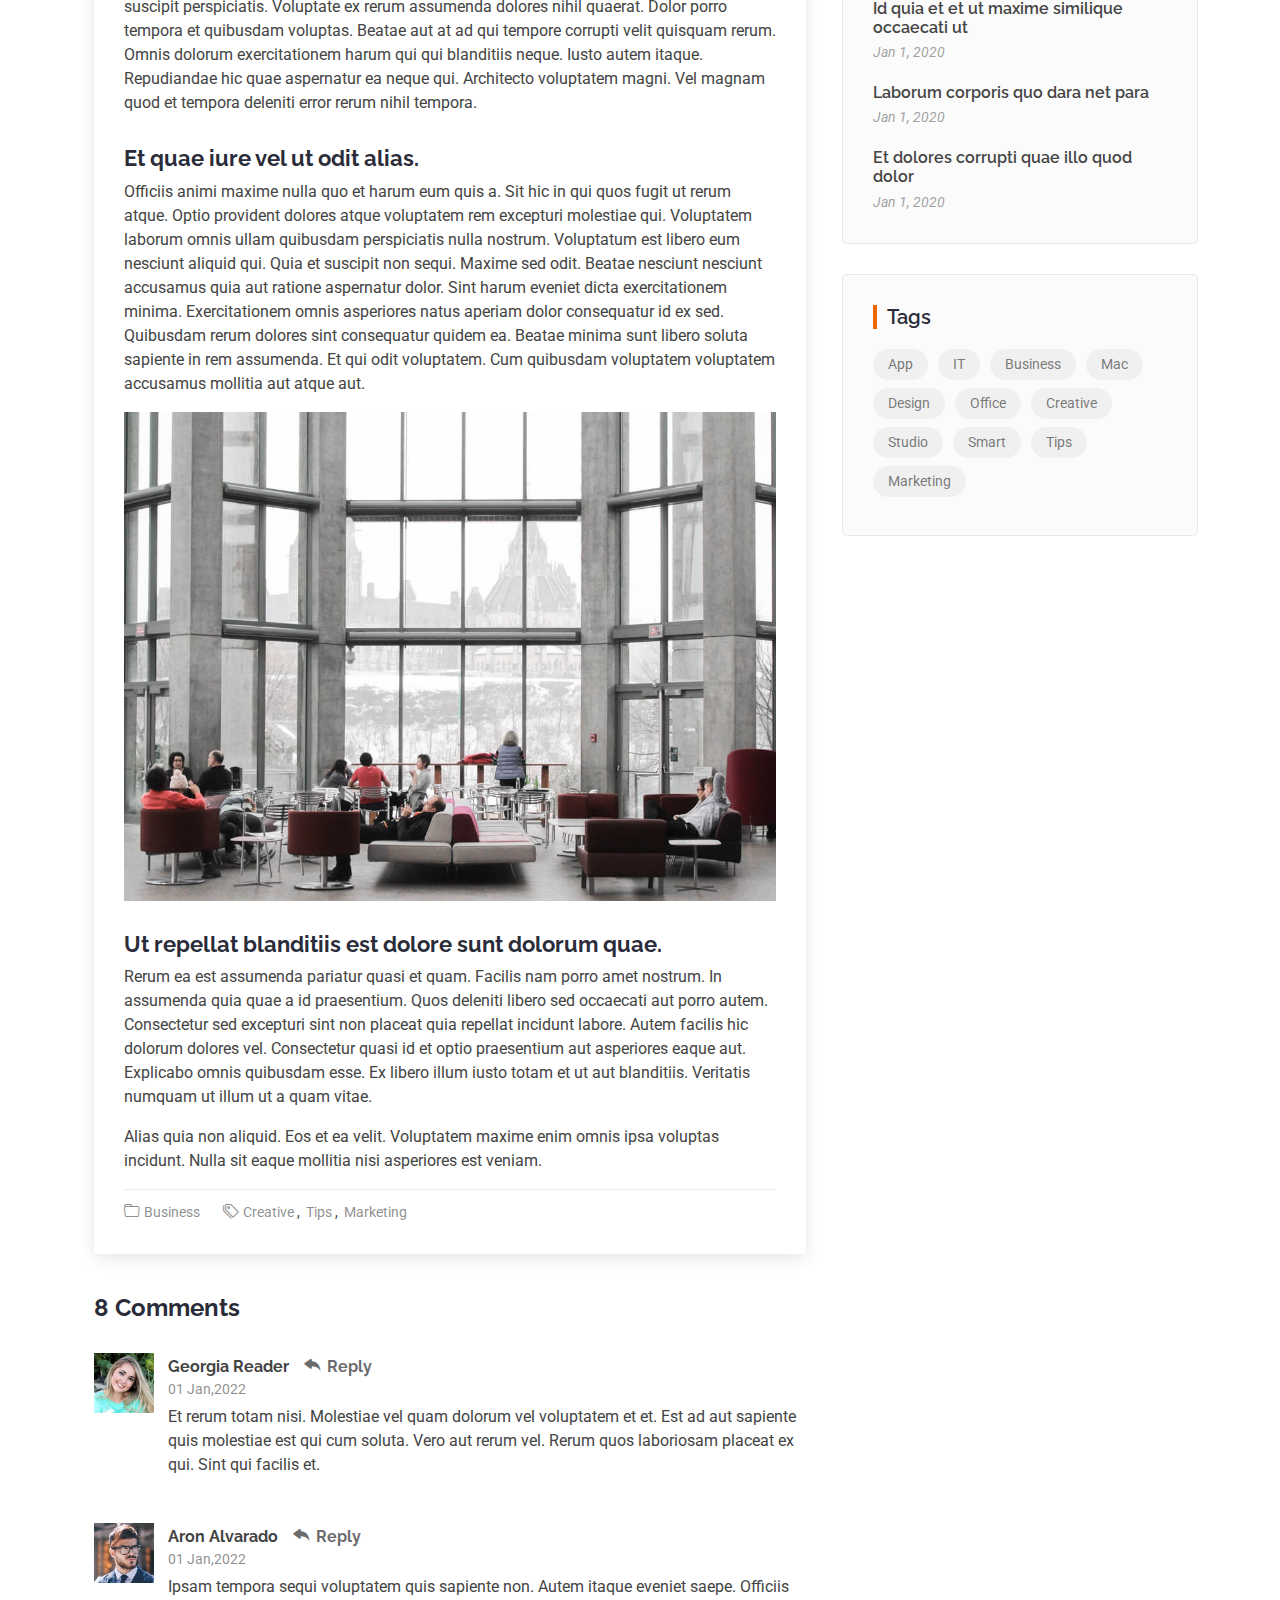
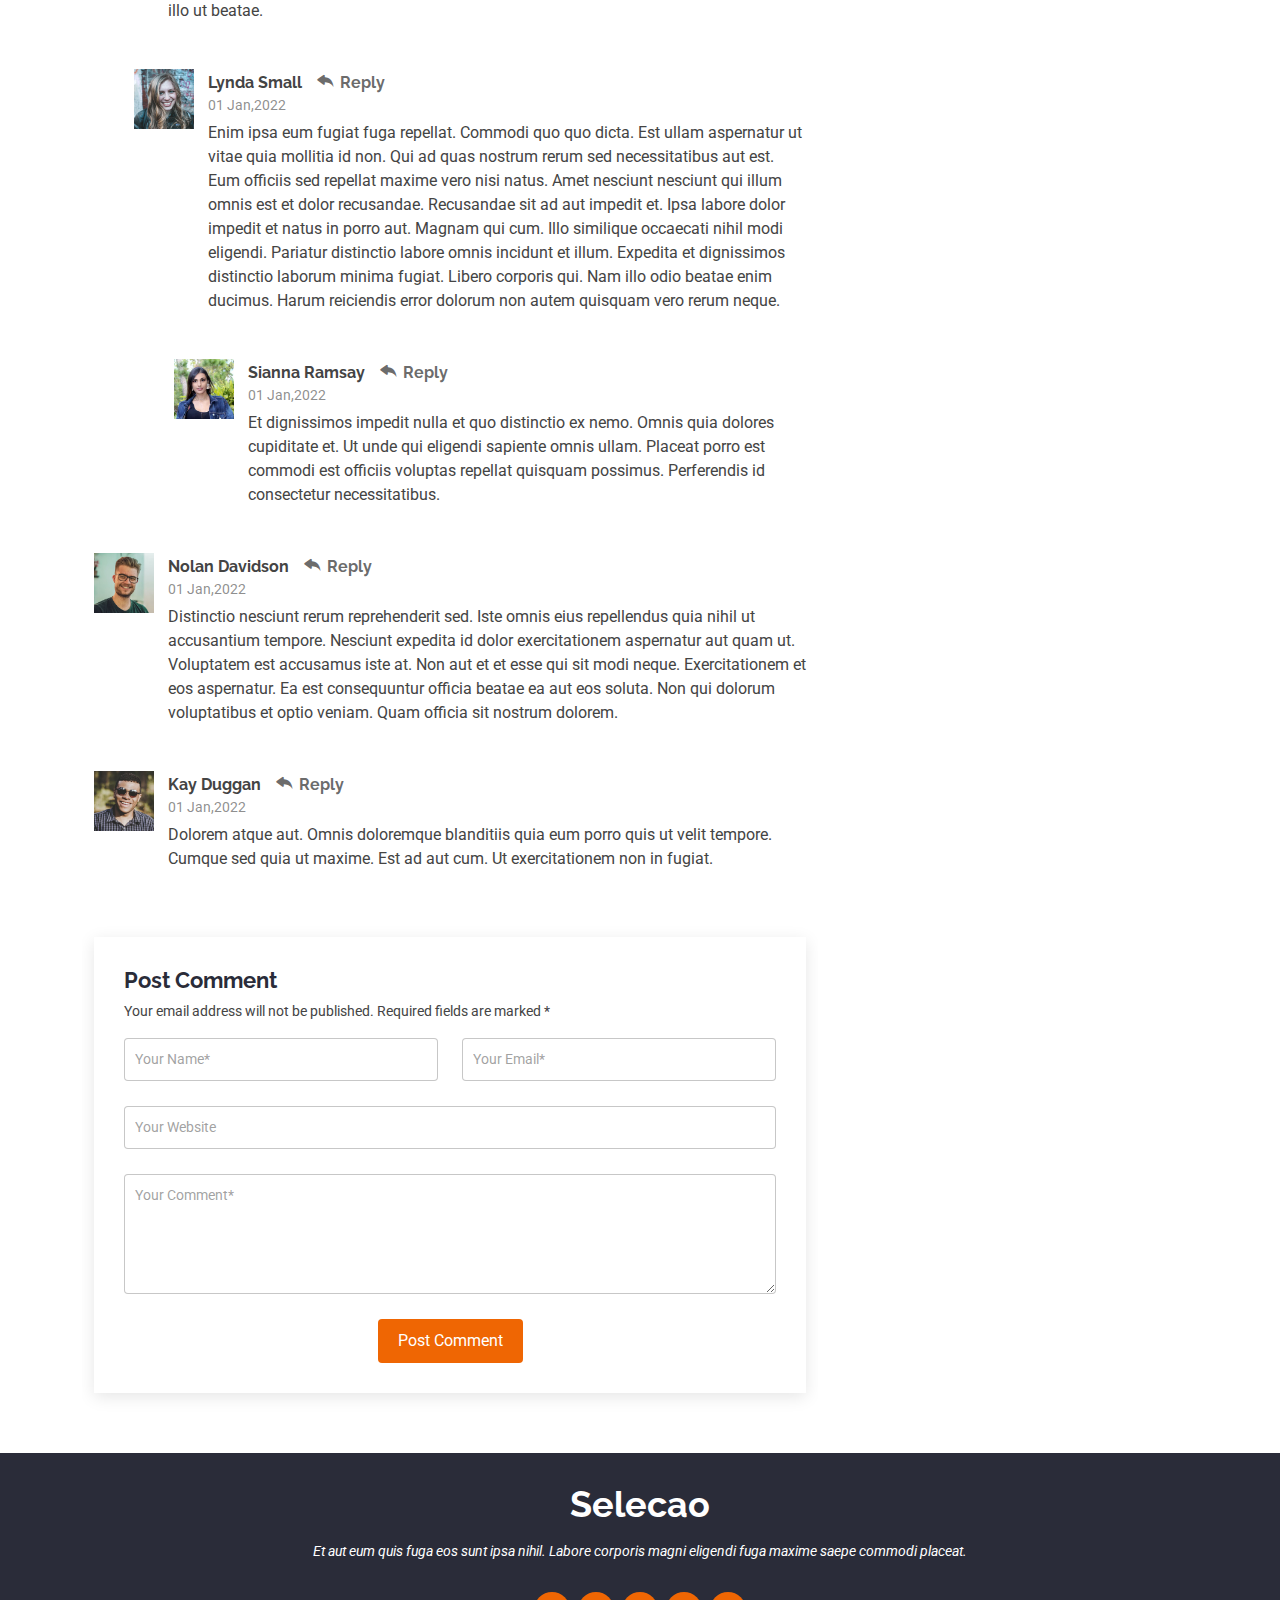
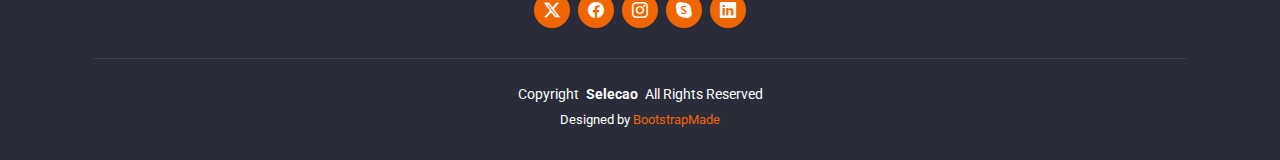
<file: blog-details.html>
<!DOCTYPE html>
<html lang="en">

<head>
  <meta charset="utf-8">
  <meta content="width=device-width, initial-scale=1.0" name="viewport">
  <title>Blog Details - Selecao Bootstrap Template</title>
  <meta content="" name="description">
  <meta content="" name="keywords">

  <!-- Favicons -->
  <link href="assets/img/favicon.png" rel="icon">
  <link href="assets/img/apple-touch-icon.png" rel="apple-touch-icon">

  <!-- Fonts -->
  <link href="https://fonts.googleapis.com" rel="preconnect">
  <link href="https://fonts.gstatic.com" rel="preconnect" crossorigin>
  <link href="https://fonts.googleapis.com/css2?family=Roboto:ital,wght@0,100;0,300;0,400;0,500;0,700;0,900;1,100;1,300;1,400;1,500;1,700;1,900&family=Poppins:ital,wght@0,100;0,200;0,300;0,400;0,500;0,600;0,700;0,800;0,900;1,100;1,200;1,300;1,400;1,500;1,600;1,700;1,800;1,900&family=Raleway:ital,wght@0,100;0,200;0,300;0,400;0,500;0,600;0,700;0,800;0,900;1,100;1,200;1,300;1,400;1,500;1,600;1,700;1,800;1,900&display=swap" rel="stylesheet">

  <!-- Vendor CSS Files -->
  <link href="assets/vendor/bootstrap/css/bootstrap.min.css" rel="stylesheet">
  <link href="assets/vendor/bootstrap-icons/bootstrap-icons.css" rel="stylesheet">
  <link href="assets/vendor/aos/aos.css" rel="stylesheet">
  <link href="assets/vendor/animate.css/animate.min.css" rel="stylesheet">
  <link href="assets/vendor/glightbox/css/glightbox.min.css" rel="stylesheet">
  <link href="assets/vendor/swiper/swiper-bundle.min.css" rel="stylesheet">

  <!-- Main CSS File -->
  <link href="assets/css/main.css" rel="stylesheet">

  <!-- =======================================================
  * Template Name: Selecao
  * Template URL: https://bootstrapmade.com/selecao-bootstrap-template/
  * Updated: Jul 17 2024 with Bootstrap v5.3.3
  * Author: BootstrapMade.com
  * License: https://bootstrapmade.com/license/
  ======================================================== -->
</head>

<body class="blog-details-page">

  <header id="header" class="header d-flex align-items-center fixed-top">
    <div class="container-fluid container-xl position-relative d-flex align-items-center justify-content-between">

      <a href="index.html" class="logo d-flex align-items-center">
        <!-- Uncomment the line below if you also wish to use an image logo -->
        <!-- <img src="assets/img/logo.png" alt=""> -->
        <h1 class="sitename">Selecao</h1>
      </a>

      <nav id="navmenu" class="navmenu">
        <ul>
          <li><a href="#hero">Home</a></li>
          <li><a href="#about">About</a></li>
          <li><a href="#services">Services</a></li>
          <li><a href="#portfolio">Portfolio</a></li>
          <li><a href="#team">Team</a></li>
          <li><a href="blog.html">Blog</a></li>
          <li class="dropdown"><a href="#"><span>Dropdown</span> <i class="bi bi-chevron-down toggle-dropdown"></i></a>
            <ul>
              <li><a href="#">Dropdown 1</a></li>
              <li class="dropdown"><a href="#"><span>Deep Dropdown</span> <i class="bi bi-chevron-down toggle-dropdown"></i></a>
                <ul>
                  <li><a href="#">Deep Dropdown 1</a></li>
                  <li><a href="#">Deep Dropdown 2</a></li>
                  <li><a href="#">Deep Dropdown 3</a></li>
                  <li><a href="#">Deep Dropdown 4</a></li>
                  <li><a href="#">Deep Dropdown 5</a></li>
                </ul>
              </li>
              <li><a href="#">Dropdown 2</a></li>
              <li><a href="#">Dropdown 3</a></li>
              <li><a href="#">Dropdown 4</a></li>
            </ul>
          </li>
          <li><a href="#contact">Contact</a></li>
        </ul>
        <i class="mobile-nav-toggle d-xl-none bi bi-list"></i>
      </nav>

    </div>
  </header>

  <main class="main">

    <!-- Page Title -->
    <div class="page-title dark-background">
      <div class="container position-relative">
        <h1>Blog Details</h1>
        <p>Esse dolorum voluptatum ullam est sint nemo et est ipsa porro placeat quibusdam quia assumenda numquam molestias.</p>
        <nav class="breadcrumbs">
          <ol>
            <li><a href="index.html">Home</a></li>
            <li class="current">Blog Details</li>
          </ol>
        </nav>
      </div>
    </div><!-- End Page Title -->

    <div class="container">
      <div class="row">

        <div class="col-lg-8">

          <!-- Blog Details Section -->
          <section id="blog-details" class="blog-details section">
            <div class="container">

              <article class="article">

                <div class="post-img">
                  <img src="assets/img/blog/blog-1.jpg" alt="" class="img-fluid">
                </div>

                <h2 class="title">Dolorum optio tempore voluptas dignissimos cumque fuga qui quibusdam quia</h2>

                <div class="meta-top">
                  <ul>
                    <li class="d-flex align-items-center"><i class="bi bi-person"></i> <a href="blog-details.html">John Doe</a></li>
                    <li class="d-flex align-items-center"><i class="bi bi-clock"></i> <a href="blog-details.html"><time datetime="2020-01-01">Jan 1, 2022</time></a></li>
                    <li class="d-flex align-items-center"><i class="bi bi-chat-dots"></i> <a href="blog-details.html">12 Comments</a></li>
                  </ul>
                </div><!-- End meta top -->

                <div class="content">
                  <p>
                    Similique neque nam consequuntur ad non maxime aliquam quas. Quibusdam animi praesentium. Aliquam et laboriosam eius aut nostrum quidem aliquid dicta.
                    Et eveniet enim. Qui velit est ea dolorem doloremque deleniti aperiam unde soluta. Est cum et quod quos aut ut et sit sunt. Voluptate porro consequatur assumenda perferendis dolore.
                  </p>

                  <p>
                    Sit repellat hic cupiditate hic ut nemo. Quis nihil sunt non reiciendis. Sequi in accusamus harum vel aspernatur. Excepturi numquam nihil cumque odio. Et voluptate cupiditate.
                  </p>

                  <blockquote>
                    <p>
                      Et vero doloremque tempore voluptatem ratione vel aut. Deleniti sunt animi aut. Aut eos aliquam doloribus minus autem quos.
                    </p>
                  </blockquote>

                  <p>
                    Sed quo laboriosam qui architecto. Occaecati repellendus omnis dicta inventore tempore provident voluptas mollitia aliquid. Id repellendus quia. Asperiores nihil magni dicta est suscipit perspiciatis. Voluptate ex rerum assumenda dolores nihil quaerat.
                    Dolor porro tempora et quibusdam voluptas. Beatae aut at ad qui tempore corrupti velit quisquam rerum. Omnis dolorum exercitationem harum qui qui blanditiis neque.
                    Iusto autem itaque. Repudiandae hic quae aspernatur ea neque qui. Architecto voluptatem magni. Vel magnam quod et tempora deleniti error rerum nihil tempora.
                  </p>

                  <h3>Et quae iure vel ut odit alias.</h3>
                  <p>
                    Officiis animi maxime nulla quo et harum eum quis a. Sit hic in qui quos fugit ut rerum atque. Optio provident dolores atque voluptatem rem excepturi molestiae qui. Voluptatem laborum omnis ullam quibusdam perspiciatis nulla nostrum. Voluptatum est libero eum nesciunt aliquid qui.
                    Quia et suscipit non sequi. Maxime sed odit. Beatae nesciunt nesciunt accusamus quia aut ratione aspernatur dolor. Sint harum eveniet dicta exercitationem minima. Exercitationem omnis asperiores natus aperiam dolor consequatur id ex sed. Quibusdam rerum dolores sint consequatur quidem ea.
                    Beatae minima sunt libero soluta sapiente in rem assumenda. Et qui odit voluptatem. Cum quibusdam voluptatem voluptatem accusamus mollitia aut atque aut.
                  </p>
                  <img src="assets/img/blog/blog-inside-post.jpg" class="img-fluid" alt="">

                  <h3>Ut repellat blanditiis est dolore sunt dolorum quae.</h3>
                  <p>
                    Rerum ea est assumenda pariatur quasi et quam. Facilis nam porro amet nostrum. In assumenda quia quae a id praesentium. Quos deleniti libero sed occaecati aut porro autem. Consectetur sed excepturi sint non placeat quia repellat incidunt labore. Autem facilis hic dolorum dolores vel.
                    Consectetur quasi id et optio praesentium aut asperiores eaque aut. Explicabo omnis quibusdam esse. Ex libero illum iusto totam et ut aut blanditiis. Veritatis numquam ut illum ut a quam vitae.
                  </p>
                  <p>
                    Alias quia non aliquid. Eos et ea velit. Voluptatem maxime enim omnis ipsa voluptas incidunt. Nulla sit eaque mollitia nisi asperiores est veniam.
                  </p>

                </div><!-- End post content -->

                <div class="meta-bottom">
                  <i class="bi bi-folder"></i>
                  <ul class="cats">
                    <li><a href="#">Business</a></li>
                  </ul>

                  <i class="bi bi-tags"></i>
                  <ul class="tags">
                    <li><a href="#">Creative</a></li>
                    <li><a href="#">Tips</a></li>
                    <li><a href="#">Marketing</a></li>
                  </ul>
                </div><!-- End meta bottom -->

              </article>

            </div>
          </section><!-- /Blog Details Section -->

          <!-- Blog Comments Section -->
          <section id="blog-comments" class="blog-comments section">

            <div class="container">

              <h4 class="comments-count">8 Comments</h4>

              <div id="comment-1" class="comment">
                <div class="d-flex">
                  <div class="comment-img"><img src="assets/img/blog/comments-1.jpg" alt=""></div>
                  <div>
                    <h5><a href="">Georgia Reader</a> <a href="#" class="reply"><i class="bi bi-reply-fill"></i> Reply</a></h5>
                    <time datetime="2020-01-01">01 Jan,2022</time>
                    <p>
                      Et rerum totam nisi. Molestiae vel quam dolorum vel voluptatem et et. Est ad aut sapiente quis molestiae est qui cum soluta.
                      Vero aut rerum vel. Rerum quos laboriosam placeat ex qui. Sint qui facilis et.
                    </p>
                  </div>
                </div>
              </div><!-- End comment #1 -->

              <div id="comment-2" class="comment">
                <div class="d-flex">
                  <div class="comment-img"><img src="assets/img/blog/comments-2.jpg" alt=""></div>
                  <div>
                    <h5><a href="">Aron Alvarado</a> <a href="#" class="reply"><i class="bi bi-reply-fill"></i> Reply</a></h5>
                    <time datetime="2020-01-01">01 Jan,2022</time>
                    <p>
                      Ipsam tempora sequi voluptatem quis sapiente non. Autem itaque eveniet saepe. Officiis illo ut beatae.
                    </p>
                  </div>
                </div>

                <div id="comment-reply-1" class="comment comment-reply">
                  <div class="d-flex">
                    <div class="comment-img"><img src="assets/img/blog/comments-3.jpg" alt=""></div>
                    <div>
                      <h5><a href="">Lynda Small</a> <a href="#" class="reply"><i class="bi bi-reply-fill"></i> Reply</a></h5>
                      <time datetime="2020-01-01">01 Jan,2022</time>
                      <p>
                        Enim ipsa eum fugiat fuga repellat. Commodi quo quo dicta. Est ullam aspernatur ut vitae quia mollitia id non. Qui ad quas nostrum rerum sed necessitatibus aut est. Eum officiis sed repellat maxime vero nisi natus. Amet nesciunt nesciunt qui illum omnis est et dolor recusandae.

                        Recusandae sit ad aut impedit et. Ipsa labore dolor impedit et natus in porro aut. Magnam qui cum. Illo similique occaecati nihil modi eligendi. Pariatur distinctio labore omnis incidunt et illum. Expedita et dignissimos distinctio laborum minima fugiat.

                        Libero corporis qui. Nam illo odio beatae enim ducimus. Harum reiciendis error dolorum non autem quisquam vero rerum neque.
                      </p>
                    </div>
                  </div>

                  <div id="comment-reply-2" class="comment comment-reply">
                    <div class="d-flex">
                      <div class="comment-img"><img src="assets/img/blog/comments-4.jpg" alt=""></div>
                      <div>
                        <h5><a href="">Sianna Ramsay</a> <a href="#" class="reply"><i class="bi bi-reply-fill"></i> Reply</a></h5>
                        <time datetime="2020-01-01">01 Jan,2022</time>
                        <p>
                          Et dignissimos impedit nulla et quo distinctio ex nemo. Omnis quia dolores cupiditate et. Ut unde qui eligendi sapiente omnis ullam. Placeat porro est commodi est officiis voluptas repellat quisquam possimus. Perferendis id consectetur necessitatibus.
                        </p>
                      </div>
                    </div>

                  </div><!-- End comment reply #2-->

                </div><!-- End comment reply #1-->

              </div><!-- End comment #2-->

              <div id="comment-3" class="comment">
                <div class="d-flex">
                  <div class="comment-img"><img src="assets/img/blog/comments-5.jpg" alt=""></div>
                  <div>
                    <h5><a href="">Nolan Davidson</a> <a href="#" class="reply"><i class="bi bi-reply-fill"></i> Reply</a></h5>
                    <time datetime="2020-01-01">01 Jan,2022</time>
                    <p>
                      Distinctio nesciunt rerum reprehenderit sed. Iste omnis eius repellendus quia nihil ut accusantium tempore. Nesciunt expedita id dolor exercitationem aspernatur aut quam ut. Voluptatem est accusamus iste at.
                      Non aut et et esse qui sit modi neque. Exercitationem et eos aspernatur. Ea est consequuntur officia beatae ea aut eos soluta. Non qui dolorum voluptatibus et optio veniam. Quam officia sit nostrum dolorem.
                    </p>
                  </div>
                </div>

              </div><!-- End comment #3 -->

              <div id="comment-4" class="comment">
                <div class="d-flex">
                  <div class="comment-img"><img src="assets/img/blog/comments-6.jpg" alt=""></div>
                  <div>
                    <h5><a href="">Kay Duggan</a> <a href="#" class="reply"><i class="bi bi-reply-fill"></i> Reply</a></h5>
                    <time datetime="2020-01-01">01 Jan,2022</time>
                    <p>
                      Dolorem atque aut. Omnis doloremque blanditiis quia eum porro quis ut velit tempore. Cumque sed quia ut maxime. Est ad aut cum. Ut exercitationem non in fugiat.
                    </p>
                  </div>
                </div>

              </div><!-- End comment #4 -->

            </div>

          </section><!-- /Blog Comments Section -->

          <!-- Comment Form Section -->
          <section id="comment-form" class="comment-form section">
            <div class="container">

              <form action="">

                <h4>Post Comment</h4>
                <p>Your email address will not be published. Required fields are marked * </p>
                <div class="row">
                  <div class="col-md-6 form-group">
                    <input name="name" type="text" class="form-control" placeholder="Your Name*">
                  </div>
                  <div class="col-md-6 form-group">
                    <input name="email" type="text" class="form-control" placeholder="Your Email*">
                  </div>
                </div>
                <div class="row">
                  <div class="col form-group">
                    <input name="website" type="text" class="form-control" placeholder="Your Website">
                  </div>
                </div>
                <div class="row">
                  <div class="col form-group">
                    <textarea name="comment" class="form-control" placeholder="Your Comment*"></textarea>
                  </div>
                </div>

                <div class="text-center">
                  <button type="submit" class="btn btn-primary">Post Comment</button>
                </div>

              </form>

            </div>
          </section><!-- /Comment Form Section -->

        </div>

        <div class="col-lg-4 sidebar">

          <div class="widgets-container">

            <!-- Blog Author Widget -->
            <div class="blog-author-widget widget-item">

              <div class="d-flex flex-column align-items-center">
                <img src="assets/img/blog/blog-author.jpg" class="rounded-circle flex-shrink-0" alt="">
                <h4>Jane Smith</h4>
                <div class="social-links">
                  <a href="https://x.com/#"><i class="bi bi-twitter-x"></i></a>
                  <a href="https://facebook.com/#"><i class="bi bi-facebook"></i></a>
                  <a href="https://instagram.com/#"><i class="biu bi-instagram"></i></a>
                  <a href="https://instagram.com/#"><i class="biu bi-linkedin"></i></a>
                </div>

                <p>
                  Itaque quidem optio quia voluptatibus dolorem dolor. Modi eum sed possimus accusantium. Quas repellat voluptatem officia numquam sint aspernatur voluptas. Esse et accusantium ut unde voluptas.
                </p>

              </div>
            </div><!--/Blog Author Widget -->

            <!-- Search Widget -->
            <div class="search-widget widget-item">

              <h3 class="widget-title">Search</h3>
              <form action="">
                <input type="text">
                <button type="submit" title="Search"><i class="bi bi-search"></i></button>
              </form>

            </div><!--/Search Widget -->

            <!-- Categories Widget -->
            <div class="categories-widget widget-item">

              <h3 class="widget-title">Categories</h3>
              <ul class="mt-3">
                <li><a href="#">General <span>(25)</span></a></li>
                <li><a href="#">Lifestyle <span>(12)</span></a></li>
                <li><a href="#">Travel <span>(5)</span></a></li>
                <li><a href="#">Design <span>(22)</span></a></li>
                <li><a href="#">Creative <span>(8)</span></a></li>
                <li><a href="#">Educaion <span>(14)</span></a></li>
              </ul>

            </div><!--/Categories Widget -->

            <!-- Recent Posts Widget -->
            <div class="recent-posts-widget widget-item">

              <h3 class="widget-title">Recent Posts</h3>

              <div class="post-item">
                <h4><a href="blog-details.html">Nihil blanditiis at in nihil autem</a></h4>
                <time datetime="2020-01-01">Jan 1, 2020</time>
              </div><!-- End recent post item-->

              <div class="post-item">
                <h4><a href="blog-details.html">Quidem autem et impedit</a></h4>
                <time datetime="2020-01-01">Jan 1, 2020</time>
              </div><!-- End recent post item-->

              <div class="post-item">
                <h4><a href="blog-details.html">Id quia et et ut maxime similique occaecati ut</a></h4>
                <time datetime="2020-01-01">Jan 1, 2020</time>
              </div><!-- End recent post item-->

              <div class="post-item">
                <h4><a href="blog-details.html">Laborum corporis quo dara net para</a></h4>
                <time datetime="2020-01-01">Jan 1, 2020</time>
              </div><!-- End recent post item-->

              <div class="post-item">
                <h4><a href="blog-details.html">Et dolores corrupti quae illo quod dolor</a></h4>
                <time datetime="2020-01-01">Jan 1, 2020</time>
              </div><!-- End recent post item-->

            </div><!--/Recent Posts Widget -->

            <!-- Tags Widget -->
            <div class="tags-widget widget-item">

              <h3 class="widget-title">Tags</h3>
              <ul>
                <li><a href="#">App</a></li>
                <li><a href="#">IT</a></li>
                <li><a href="#">Business</a></li>
                <li><a href="#">Mac</a></li>
                <li><a href="#">Design</a></li>
                <li><a href="#">Office</a></li>
                <li><a href="#">Creative</a></li>
                <li><a href="#">Studio</a></li>
                <li><a href="#">Smart</a></li>
                <li><a href="#">Tips</a></li>
                <li><a href="#">Marketing</a></li>
              </ul>

            </div><!--/Tags Widget -->

          </div>

        </div>

      </div>
    </div>

  </main>

  <footer id="footer" class="footer dark-background">
    <div class="container">
      <h3 class="sitename">Selecao</h3>
      <p>Et aut eum quis fuga eos sunt ipsa nihil. Labore corporis magni eligendi fuga maxime saepe commodi placeat.</p>
      <div class="social-links d-flex justify-content-center">
        <a href=""><i class="bi bi-twitter-x"></i></a>
        <a href=""><i class="bi bi-facebook"></i></a>
        <a href=""><i class="bi bi-instagram"></i></a>
        <a href=""><i class="bi bi-skype"></i></a>
        <a href=""><i class="bi bi-linkedin"></i></a>
      </div>
      <div class="container">
        <div class="copyright">
          <span>Copyright</span> <strong class="px-1 sitename">Selecao</strong> <span>All Rights Reserved</span>
        </div>
        <div class="credits">
          <!-- All the links in the footer should remain intact. -->
          <!-- You can delete the links only if you've purchased the pro version. -->
          <!-- Licensing information: https://bootstrapmade.com/license/ -->
          <!-- Purchase the pro version with working PHP/AJAX contact form: [buy-url] -->
          Designed by <a href="https://bootstrapmade.com/">BootstrapMade</a>
        </div>
      </div>
    </div>
  </footer>

  <!-- Scroll Top -->
  <a href="#" id="scroll-top" class="scroll-top d-flex align-items-center justify-content-center"><i class="bi bi-arrow-up-short"></i></a>

  <!-- Preloader -->
  <div id="preloader"></div>

  <!-- Vendor JS Files -->
  <script src="assets/vendor/bootstrap/js/bootstrap.bundle.min.js"></script>
  <script src="assets/vendor/php-email-form/validate.js"></script>
  <script src="assets/vendor/aos/aos.js"></script>
  <script src="assets/vendor/glightbox/js/glightbox.min.js"></script>
  <script src="assets/vendor/imagesloaded/imagesloaded.pkgd.min.js"></script>
  <script src="assets/vendor/isotope-layout/isotope.pkgd.min.js"></script>
  <script src="assets/vendor/swiper/swiper-bundle.min.js"></script>

  <!-- Main JS File -->
  <script src="assets/js/main.js"></script>

</body>

</html>
</file>
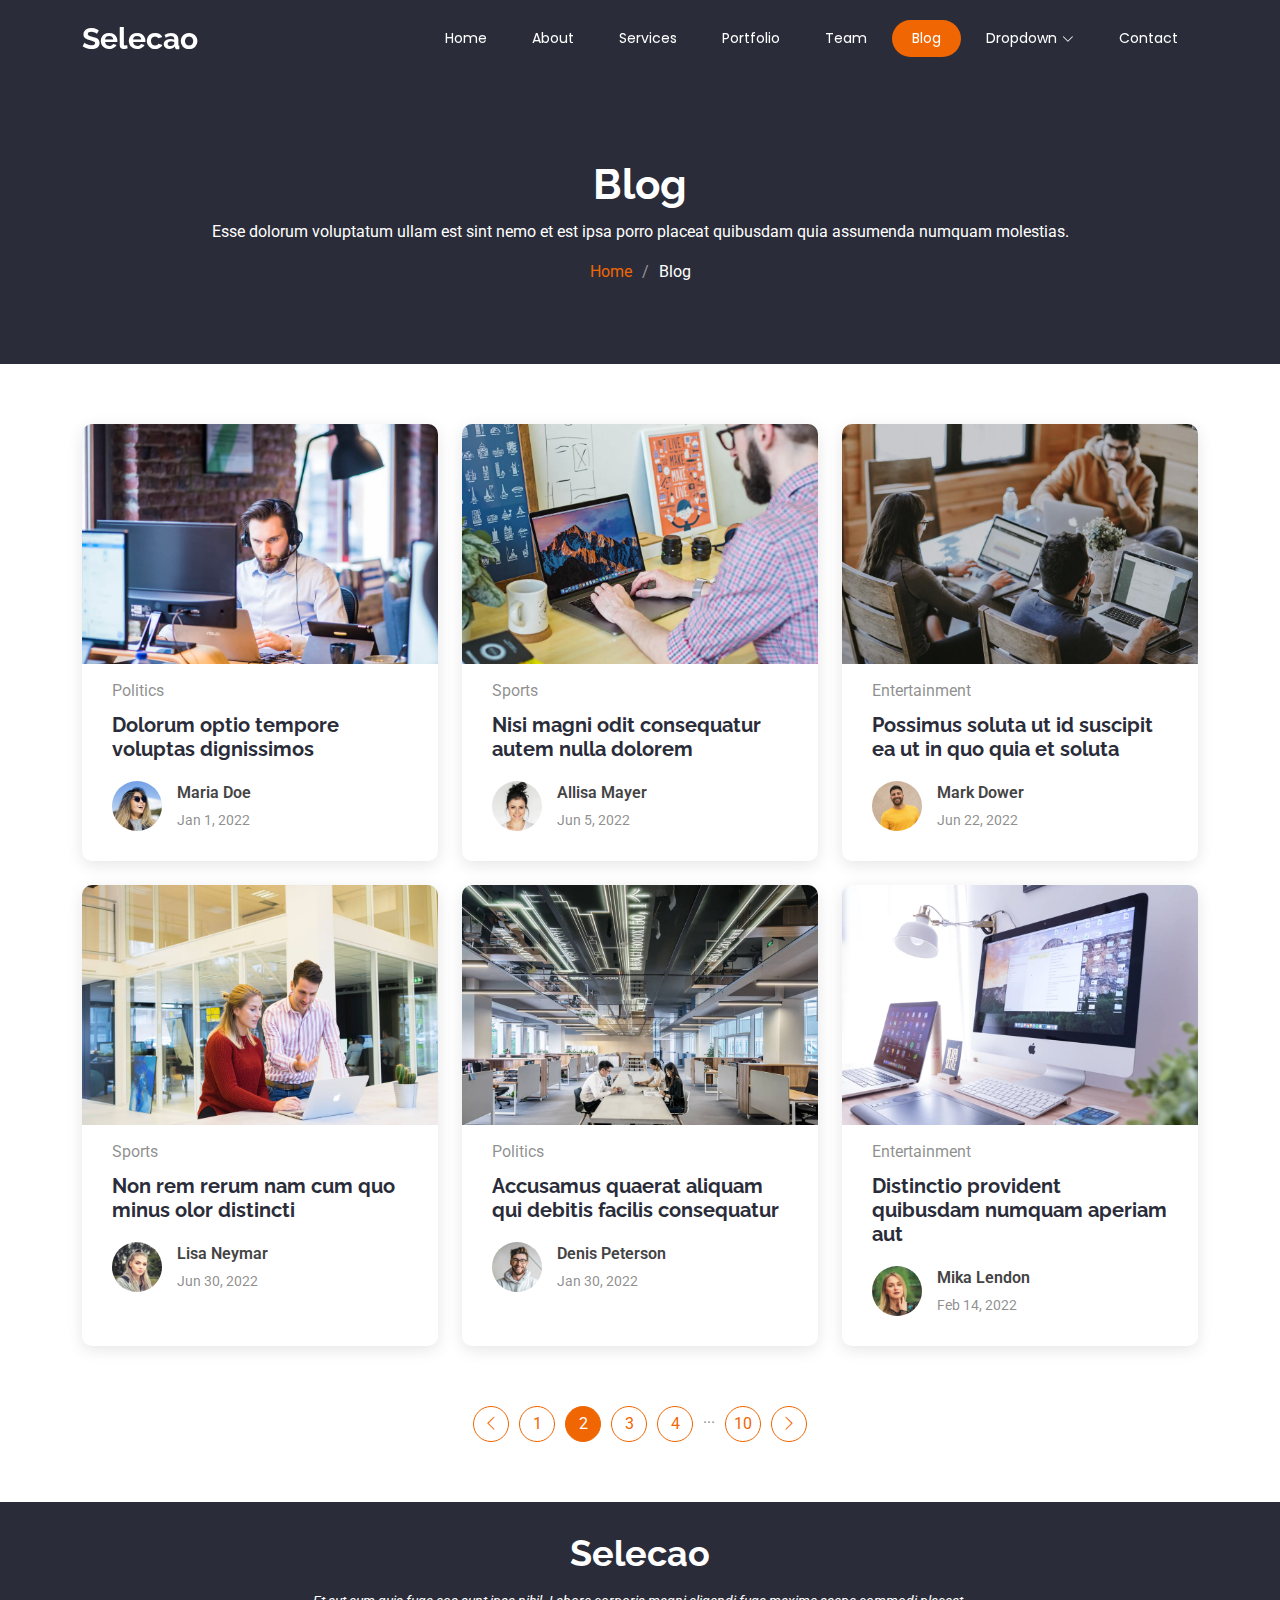
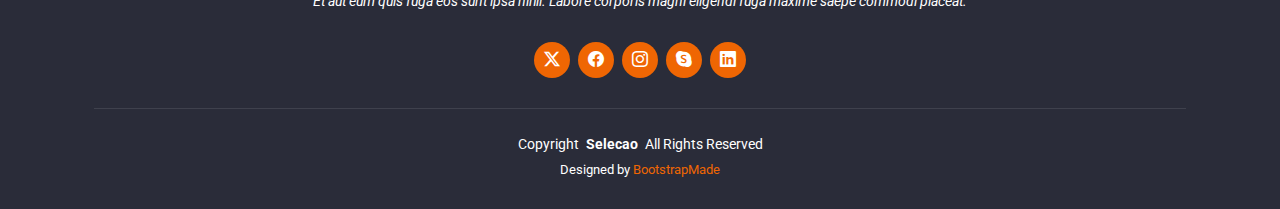
<file: blog.html>
<!DOCTYPE html>
<html lang="en">

<head>
  <meta charset="utf-8">
  <meta content="width=device-width, initial-scale=1.0" name="viewport">
  <title>Blog - Selecao Bootstrap Template</title>
  <meta content="" name="description">
  <meta content="" name="keywords">

  <!-- Favicons -->
  <link href="assets/img/favicon.png" rel="icon">
  <link href="assets/img/apple-touch-icon.png" rel="apple-touch-icon">

  <!-- Fonts -->
  <link href="https://fonts.googleapis.com" rel="preconnect">
  <link href="https://fonts.gstatic.com" rel="preconnect" crossorigin>
  <link href="https://fonts.googleapis.com/css2?family=Roboto:ital,wght@0,100;0,300;0,400;0,500;0,700;0,900;1,100;1,300;1,400;1,500;1,700;1,900&family=Poppins:ital,wght@0,100;0,200;0,300;0,400;0,500;0,600;0,700;0,800;0,900;1,100;1,200;1,300;1,400;1,500;1,600;1,700;1,800;1,900&family=Raleway:ital,wght@0,100;0,200;0,300;0,400;0,500;0,600;0,700;0,800;0,900;1,100;1,200;1,300;1,400;1,500;1,600;1,700;1,800;1,900&display=swap" rel="stylesheet">

  <!-- Vendor CSS Files -->
  <link href="assets/vendor/bootstrap/css/bootstrap.min.css" rel="stylesheet">
  <link href="assets/vendor/bootstrap-icons/bootstrap-icons.css" rel="stylesheet">
  <link href="assets/vendor/aos/aos.css" rel="stylesheet">
  <link href="assets/vendor/animate.css/animate.min.css" rel="stylesheet">
  <link href="assets/vendor/glightbox/css/glightbox.min.css" rel="stylesheet">
  <link href="assets/vendor/swiper/swiper-bundle.min.css" rel="stylesheet">

  <!-- Main CSS File -->
  <link href="assets/css/main.css" rel="stylesheet">

  <!-- =======================================================
  * Template Name: Selecao
  * Template URL: https://bootstrapmade.com/selecao-bootstrap-template/
  * Updated: Jul 17 2024 with Bootstrap v5.3.3
  * Author: BootstrapMade.com
  * License: https://bootstrapmade.com/license/
  ======================================================== -->
</head>

<body class="blog-page">

  <header id="header" class="header d-flex align-items-center fixed-top">
    <div class="container-fluid container-xl position-relative d-flex align-items-center justify-content-between">

      <a href="index.html" class="logo d-flex align-items-center">
        <!-- Uncomment the line below if you also wish to use an image logo -->
        <!-- <img src="assets/img/logo.png" alt=""> -->
        <h1 class="sitename">Selecao</h1>
      </a>

      <nav id="navmenu" class="navmenu">
        <ul>
          <li><a href="#hero">Home</a></li>
          <li><a href="#about">About</a></li>
          <li><a href="#services">Services</a></li>
          <li><a href="#portfolio">Portfolio</a></li>
          <li><a href="#team">Team</a></li>
          <li><a href="blog.html" class="active">Blog</a></li>
          <li class="dropdown"><a href="#"><span>Dropdown</span> <i class="bi bi-chevron-down toggle-dropdown"></i></a>
            <ul>
              <li><a href="#">Dropdown 1</a></li>
              <li class="dropdown"><a href="#"><span>Deep Dropdown</span> <i class="bi bi-chevron-down toggle-dropdown"></i></a>
                <ul>
                  <li><a href="#">Deep Dropdown 1</a></li>
                  <li><a href="#">Deep Dropdown 2</a></li>
                  <li><a href="#">Deep Dropdown 3</a></li>
                  <li><a href="#">Deep Dropdown 4</a></li>
                  <li><a href="#">Deep Dropdown 5</a></li>
                </ul>
              </li>
              <li><a href="#">Dropdown 2</a></li>
              <li><a href="#">Dropdown 3</a></li>
              <li><a href="#">Dropdown 4</a></li>
            </ul>
          </li>
          <li><a href="#contact">Contact</a></li>
        </ul>
        <i class="mobile-nav-toggle d-xl-none bi bi-list"></i>
      </nav>

    </div>
  </header>

  <main class="main">

    <!-- Page Title -->
    <div class="page-title dark-background">
      <div class="container position-relative">
        <h1>Blog</h1>
        <p>Esse dolorum voluptatum ullam est sint nemo et est ipsa porro placeat quibusdam quia assumenda numquam molestias.</p>
        <nav class="breadcrumbs">
          <ol>
            <li><a href="index.html">Home</a></li>
            <li class="current">Blog</li>
          </ol>
        </nav>
      </div>
    </div><!-- End Page Title -->

    <!-- Blog Posts Section -->
    <section id="blog-posts" class="blog-posts section">

      <div class="container">
        <div class="row gy-4">

          <div class="col-lg-4">
            <article>

              <div class="post-img">
                <img src="assets/img/blog/blog-1.jpg" alt="" class="img-fluid">
              </div>

              <p class="post-category">Politics</p>

              <h2 class="title">
                <a href="blog-details.html">Dolorum optio tempore voluptas dignissimos</a>
              </h2>

              <div class="d-flex align-items-center">
                <img src="assets/img/blog/blog-author.jpg" alt="" class="img-fluid post-author-img flex-shrink-0">
                <div class="post-meta">
                  <p class="post-author">Maria Doe</p>
                  <p class="post-date">
                    <time datetime="2022-01-01">Jan 1, 2022</time>
                  </p>
                </div>
              </div>

            </article>
          </div><!-- End post list item -->

          <div class="col-lg-4">
            <article>

              <div class="post-img">
                <img src="assets/img/blog/blog-2.jpg" alt="" class="img-fluid">
              </div>

              <p class="post-category">Sports</p>

              <h2 class="title">
                <a href="blog-details.html">Nisi magni odit consequatur autem nulla dolorem</a>
              </h2>

              <div class="d-flex align-items-center">
                <img src="assets/img/blog/blog-author-2.jpg" alt="" class="img-fluid post-author-img flex-shrink-0">
                <div class="post-meta">
                  <p class="post-author">Allisa Mayer</p>
                  <p class="post-date">
                    <time datetime="2022-01-01">Jun 5, 2022</time>
                  </p>
                </div>
              </div>

            </article>
          </div><!-- End post list item -->

          <div class="col-lg-4">
            <article>

              <div class="post-img">
                <img src="assets/img/blog/blog-3.jpg" alt="" class="img-fluid">
              </div>

              <p class="post-category">Entertainment</p>

              <h2 class="title">
                <a href="blog-details.html">Possimus soluta ut id suscipit ea ut in quo quia et soluta</a>
              </h2>

              <div class="d-flex align-items-center">
                <img src="assets/img/blog/blog-author-3.jpg" alt="" class="img-fluid post-author-img flex-shrink-0">
                <div class="post-meta">
                  <p class="post-author">Mark Dower</p>
                  <p class="post-date">
                    <time datetime="2022-01-01">Jun 22, 2022</time>
                  </p>
                </div>
              </div>

            </article>
          </div><!-- End post list item -->

          <div class="col-lg-4">
            <article>

              <div class="post-img">
                <img src="assets/img/blog/blog-4.jpg" alt="" class="img-fluid">
              </div>

              <p class="post-category">Sports</p>

              <h2 class="title">
                <a href="blog-details.html">Non rem rerum nam cum quo minus olor distincti</a>
              </h2>

              <div class="d-flex align-items-center">
                <img src="assets/img/blog/blog-author-4.jpg" alt="" class="img-fluid post-author-img flex-shrink-0">
                <div class="post-meta">
                  <p class="post-author">Lisa Neymar</p>
                  <p class="post-date">
                    <time datetime="2022-01-01">Jun 30, 2022</time>
                  </p>
                </div>
              </div>

            </article>
          </div><!-- End post list item -->

          <div class="col-lg-4">
            <article>

              <div class="post-img">
                <img src="assets/img/blog/blog-5.jpg" alt="" class="img-fluid">
              </div>

              <p class="post-category">Politics</p>

              <h2 class="title">
                <a href="blog-details.html">Accusamus quaerat aliquam qui debitis facilis consequatur</a>
              </h2>

              <div class="d-flex align-items-center">
                <img src="assets/img/blog/blog-author-5.jpg" alt="" class="img-fluid post-author-img flex-shrink-0">
                <div class="post-meta">
                  <p class="post-author">Denis Peterson</p>
                  <p class="post-date">
                    <time datetime="2022-01-01">Jan 30, 2022</time>
                  </p>
                </div>
              </div>

            </article>
          </div><!-- End post list item -->

          <div class="col-lg-4">
            <article>

              <div class="post-img">
                <img src="assets/img/blog/blog-6.jpg" alt="" class="img-fluid">
              </div>

              <p class="post-category">Entertainment</p>

              <h2 class="title">
                <a href="blog-details.html">Distinctio provident quibusdam numquam aperiam aut</a>
              </h2>

              <div class="d-flex align-items-center">
                <img src="assets/img/blog/blog-author-6.jpg" alt="" class="img-fluid post-author-img flex-shrink-0">
                <div class="post-meta">
                  <p class="post-author">Mika Lendon</p>
                  <p class="post-date">
                    <time datetime="2022-01-01">Feb 14, 2022</time>
                  </p>
                </div>
              </div>

            </article>
          </div><!-- End post list item -->

        </div>
      </div>

    </section><!-- /Blog Posts Section -->

    <!-- Blog Pagination Section -->
    <section id="blog-pagination" class="blog-pagination section">

      <div class="container">
        <div class="d-flex justify-content-center">
          <ul>
            <li><a href="#"><i class="bi bi-chevron-left"></i></a></li>
            <li><a href="#">1</a></li>
            <li><a href="#" class="active">2</a></li>
            <li><a href="#">3</a></li>
            <li><a href="#">4</a></li>
            <li>...</li>
            <li><a href="#">10</a></li>
            <li><a href="#"><i class="bi bi-chevron-right"></i></a></li>
          </ul>
        </div>
      </div>

    </section><!-- /Blog Pagination Section -->

  </main>

  <footer id="footer" class="footer dark-background">
    <div class="container">
      <h3 class="sitename">Selecao</h3>
      <p>Et aut eum quis fuga eos sunt ipsa nihil. Labore corporis magni eligendi fuga maxime saepe commodi placeat.</p>
      <div class="social-links d-flex justify-content-center">
        <a href=""><i class="bi bi-twitter-x"></i></a>
        <a href=""><i class="bi bi-facebook"></i></a>
        <a href=""><i class="bi bi-instagram"></i></a>
        <a href=""><i class="bi bi-skype"></i></a>
        <a href=""><i class="bi bi-linkedin"></i></a>
      </div>
      <div class="container">
        <div class="copyright">
          <span>Copyright</span> <strong class="px-1 sitename">Selecao</strong> <span>All Rights Reserved</span>
        </div>
        <div class="credits">
          <!-- All the links in the footer should remain intact. -->
          <!-- You can delete the links only if you've purchased the pro version. -->
          <!-- Licensing information: https://bootstrapmade.com/license/ -->
          <!-- Purchase the pro version with working PHP/AJAX contact form: [buy-url] -->
          Designed by <a href="https://bootstrapmade.com/">BootstrapMade</a>
        </div>
      </div>
    </div>
  </footer>

  <!-- Scroll Top -->
  <a href="#" id="scroll-top" class="scroll-top d-flex align-items-center justify-content-center"><i class="bi bi-arrow-up-short"></i></a>

  <!-- Preloader -->
  <div id="preloader"></div>

  <!-- Vendor JS Files -->
  <script src="assets/vendor/bootstrap/js/bootstrap.bundle.min.js"></script>
  <script src="assets/vendor/php-email-form/validate.js"></script>
  <script src="assets/vendor/aos/aos.js"></script>
  <script src="assets/vendor/glightbox/js/glightbox.min.js"></script>
  <script src="assets/vendor/imagesloaded/imagesloaded.pkgd.min.js"></script>
  <script src="assets/vendor/isotope-layout/isotope.pkgd.min.js"></script>
  <script src="assets/vendor/swiper/swiper-bundle.min.js"></script>

  <!-- Main JS File -->
  <script src="assets/js/main.js"></script>

</body>

</html>
</file>
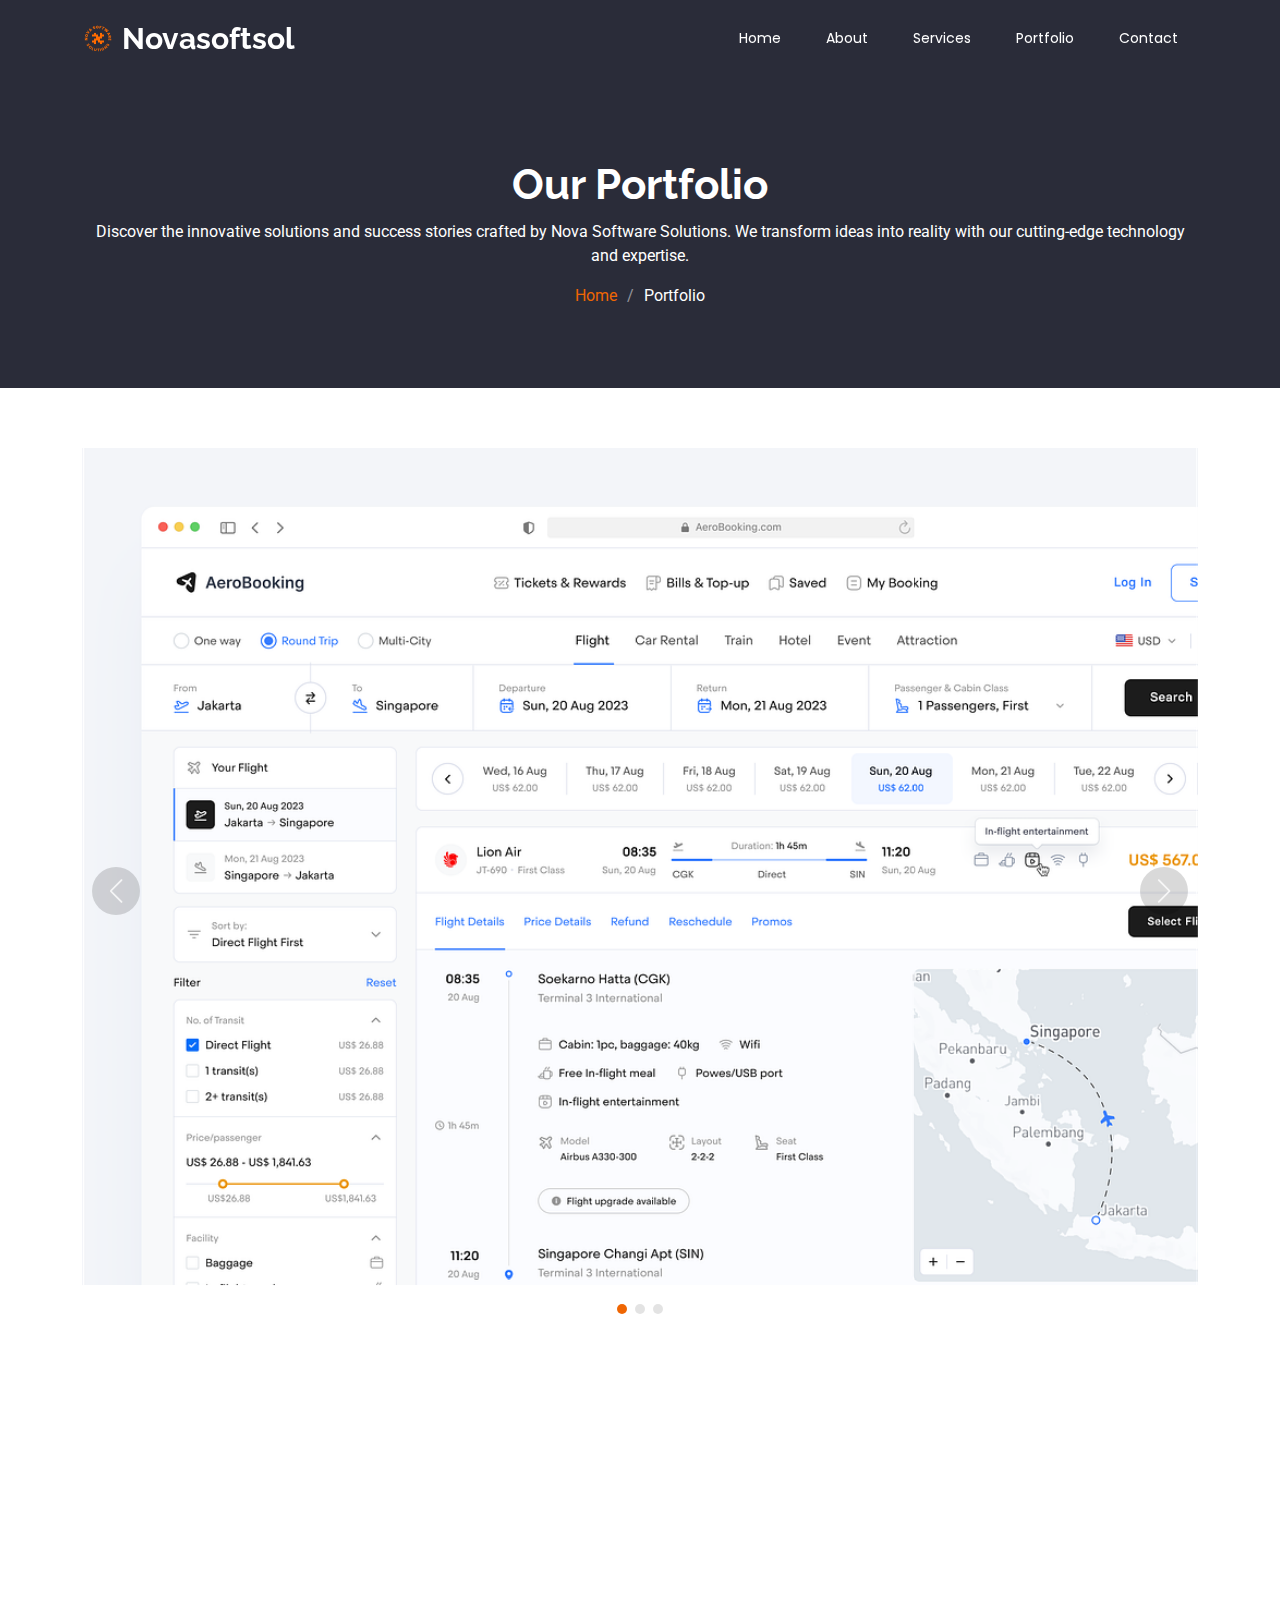
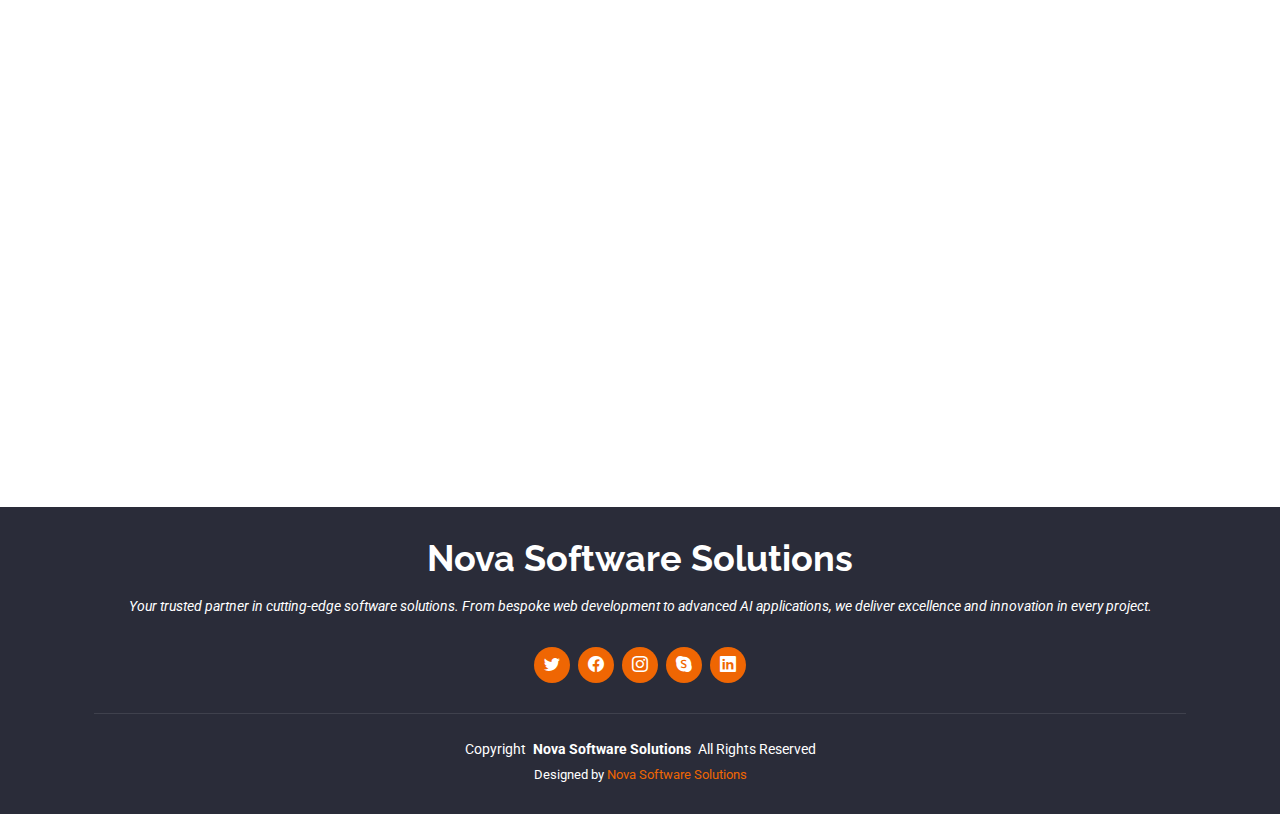
<file: portfolio-details.html>
<!DOCTYPE html>
<html lang="en">

<head>
  <meta charset="utf-8">
  <meta content="width=device-width, initial-scale=1.0" name="viewport">
  <title>Portfolio Details</title>
  <meta content="" name="description">
  <meta content="" name="keywords">

  <!-- Favicons -->
  <link href="assets/img/logo.svg" rel="icon">
  <link href="assets/img/apple-touch-icon.png" rel="apple-touch-icon">

  <!-- Fonts -->
  <link href="https://fonts.googleapis.com" rel="preconnect">
  <link href="https://fonts.gstatic.com" rel="preconnect" crossorigin>
  <link href="https://fonts.googleapis.com/css2?family=Roboto:ital,wght@0,100;0,300;0,400;0,500;0,700;0,900;1,100;1,300;1,400;1,500;1,700;1,900&family=Poppins:ital,wght@0,100;0,200;0,300;0,400;0,500;0,600;0,700;0,800;0,900;1,100;1,200;1,300;1,400;1,500;1,600;1,700;1,800;1,900&family=Raleway:ital,wght@0,100;0,200;0,300;0,400;0,500;0,600;0,700;0,800;0,900;1,100;1,200;1,300;1,400;1,500;1,600;1,700;1,800;1,900&display=swap" rel="stylesheet">

  <!-- Vendor CSS Files -->
  <link href="assets/vendor/bootstrap/css/bootstrap.min.css" rel="stylesheet">
  <link href="assets/vendor/bootstrap-icons/bootstrap-icons.css" rel="stylesheet">
  <link href="assets/vendor/aos/aos.css" rel="stylesheet">
  <link href="assets/vendor/animate.css/animate.min.css" rel="stylesheet">
  <link href="assets/vendor/glightbox/css/glightbox.min.css" rel="stylesheet">
  <link href="assets/vendor/swiper/swiper-bundle.min.css" rel="stylesheet">

  <!-- Main CSS File -->
  <link href="assets/css/main.css" rel="stylesheet">

  <!-- =======================================================
  * Template Name: Selecao
  * Template URL: https://bootstrapmade.com/selecao-bootstrap-template/
  * Updated: Jul 17 2024 with Bootstrap v5.3.3
  * Author: BootstrapMade.com
  * License: https://bootstrapmade.com/license/
  ======================================================== -->
</head>

<body class="portfolio-details-page">

  <header id="header" class="header d-flex align-items-center fixed-top">
    <div class="container-fluid container-xl position-relative d-flex align-items-center justify-content-between">

      <a href="index.html" class="logo d-flex align-items-center">
        <!-- Uncomment the line below if you also wish to use an image logo -->
        <img src="assets/img/logo.svg" alt="">
        <h1 class="sitename">Novasoftsol</h1>
      </a>

      <nav id="navmenu" class="navmenu">
        <ul>
          <li><a href="#hero">Home</a></li>
          <li><a href="#about">About</a></li>
          <li><a href="#services">Services</a></li>
          <li><a href="#portfolio">Portfolio</a></li>
          <!-- <li><a href="#team">Team</a></li>
          <li><a href="blog.html">Blog</a></li>
          <li class="dropdown"><a href="#"><span>Dropdown</span> <i class="bi bi-chevron-down toggle-dropdown"></i></a>
            <ul>
              <li><a href="#">Dropdown 1</a></li>
              <li class="dropdown"><a href="#"><span>Deep Dropdown</span> <i class="bi bi-chevron-down toggle-dropdown"></i></a>
                <ul>
                  <li><a href="#">Deep Dropdown 1</a></li>
                  <li><a href="#">Deep Dropdown 2</a></li>
                  <li><a href="#">Deep Dropdown 3</a></li>
                  <li><a href="#">Deep Dropdown 4</a></li>
                  <li><a href="#">Deep Dropdown 5</a></li>
                </ul>
              </li>
              <li><a href="#">Dropdown 2</a></li>
              <li><a href="#">Dropdown 3</a></li>
              <li><a href="#">Dropdown 4</a></li>
            </ul>
          </li> -->
          <li><a href="#contact">Contact</a></li>
        </ul>
        <i class="mobile-nav-toggle d-xl-none bi bi-list"></i>
      </nav>

    </div>
  </header>

  <main class="main">

    <!-- Page Title -->
    <div class="page-title dark-background">
      <div class="container position-relative">
        <h1>Our Portfolio</h1>
        <p>Discover the innovative solutions and success stories crafted by Nova Software Solutions. We transform ideas into reality with our cutting-edge technology and expertise.</p>
        <nav class="breadcrumbs">
          <ol>
            <li><a href="index.html">Home</a></li>
            <li class="current">Portfolio</li>
          </ol>
        </nav>
      </div>
    </div><!-- End Page Title -->
    

    <!-- Portfolio Details Section -->
    <section id="portfolio-details" class="portfolio-details section">

      <div class="container" data-aos="fade-up">

        <div class="portfolio-details-slider swiper init-swiper">
          <script type="application/json" class="swiper-config">
            {
              "loop": true,
              "speed": 600,
              "autoplay": {
                "delay": 5000
              },
              "slidesPerView": "auto",
              "navigation": {
                "nextEl": ".swiper-button-next",
                "prevEl": ".swiper-button-prev"
              },
              "pagination": {
                "el": ".swiper-pagination",
                "type": "bullets",
                "clickable": true
              }
            }
          </script>
          <div class="swiper-wrapper align-items-center">

            <div class="swiper-slide">
              <img src="assets/img/10.png" alt="">
            </div>

            <div class="swiper-slide">
              <img src="assets/img/11.png" alt="">
            </div>

            <div class="swiper-slide">
              <img src="assets/img/12.png" alt="">
            </div>

            <!-- <div class="swiper-slide">
              <img src="assets/img/portfolio/books-1.jpg" alt="">
            </div> -->

          </div>
          <div class="swiper-button-prev"></div>
          <div class="swiper-button-next"></div>
          <div class="swiper-pagination"></div>
        </div>

        <div class="row justify-content-between gy-4 mt-4">

          <div class="col-lg-8" data-aos="fade-up">
            <div class="portfolio-description">
              <h2>Flight Booking - Web App</h2>
              <p>
                Explore the world with ease and convenience. Book your flights effortlessly with our user-friendly platform, designed to provide you with the best travel experience. Whether it's a business trip or a vacation, we've got you covered with competitive prices and top-notch customer service.
              </p>
              <p>
                Enjoy seamless flight bookings, manage your itineraries, and stay updated with real-time flight information. Our dedicated support team is here to assist you at every step, ensuring a smooth and stress-free journey. Fly with confidence and let us handle the rest.
              </p>
              
              <div class="testimonial-item">
                <p>
                  <i class="bi bi-quote quote-icon-left"></i>
                  <span>
                    Using this flight booking web app has transformed the way I travel. It's incredibly easy to navigate, and I can book flights within minutes. The real-time updates and seamless management of my itineraries make every trip stress-free. Highly recommended for anyone looking to simplify their travel plans.
                  </span>
                  <i class="bi bi-quote quote-icon-right"></i>
                </p>
                
                <div>
                  <img src="assets/img/testimonials/testimonials-2.jpg" class="testimonial-img" alt="">
                  <h3>Sara Wilsson</h3>
                  <h4>CEO</h4>
                </div>
              </div>

              <p>
                Our flight booking app makes it easy to find the best deals on flights that suit your schedule. Enjoy advanced search filters, detailed flight information, and a user-friendly interface designed to make the booking process smooth and efficient.
              </p>
              
              <p>
                With secure payment gateways and 24/7 customer support, you can book your flights with confidence. Our app also provides real-time flight status alerts, easy cancellation options, and comprehensive support for any travel-related queries you may have.
              </p>
              

            </div>
          </div>

          <div class="col-lg-3" data-aos="fade-up" data-aos-delay="100">
            <div class="portfolio-info">
              <h3>Project information</h3>
              <ul>
                <li><strong>Category</strong> Web App</li>
                <li><strong>Client</strong> ASU Company</li>
                <li><strong>Project date</strong> 01 March, 2020</li>
                <!-- <li><strong>Project URL</strong> <a href="#">www.example.com</a></li> -->
                <li><a href="#" class="btn-visit align-self-start">Visit Website</a></li>
              </ul>
            </div>
          </div>

        </div>

      </div>

    </section><!-- /Portfolio Details Section -->

  </main>

  <footer id="footer" class="footer dark-background">
    <div class="container">
      <h3 class="sitename">Nova Software Solutions</h3>
      <p>Your trusted partner in cutting-edge software solutions. From bespoke web development to advanced AI applications, we deliver excellence and innovation in every project.</p>
      <div class="social-links d-flex justify-content-center">
        <a href="https://twitter.com/yourprofile" target="_blank" rel="noopener noreferrer"><i class="bi bi-twitter"></i></a>
        <a href="https://facebook.com/yourprofile" target="_blank" rel="noopener noreferrer"><i class="bi bi-facebook"></i></a>
        <a href="https://instagram.com/yourprofile" target="_blank" rel="noopener noreferrer"><i class="bi bi-instagram"></i></a>
        <a href="https://skype.com/yourprofile" target="_blank" rel="noopener noreferrer"><i class="bi bi-skype"></i></a>
        <a href="https://linkedin.com/in/yourprofile" target="_blank" rel="noopener noreferrer"><i class="bi bi-linkedin"></i></a>
      </div>
      <div class="container">
        <div class="copyright">
          <span>Copyright</span> <strong class="px-1 sitename">Nova Software Solutions</strong> <span>All Rights Reserved</span>
        </div>
        <div class="credits">
          Designed by <a href="http://novasoftsol.com/" target="_blank" rel="noopener noreferrer">Nova Software Solutions</a>
        </div>
      </div>
    </div>
  </footer>
  

  <!-- Scroll Top -->
  <a href="#" id="scroll-top" class="scroll-top d-flex align-items-center justify-content-center"><i class="bi bi-arrow-up-short"></i></a>

  <!-- Preloader -->
  <div id="preloader"></div>

  <!-- Vendor JS Files -->
  <script src="assets/vendor/bootstrap/js/bootstrap.bundle.min.js"></script>
  <script src="assets/vendor/php-email-form/validate.js"></script>
  <script src="assets/vendor/aos/aos.js"></script>
  <script src="assets/vendor/glightbox/js/glightbox.min.js"></script>
  <script src="assets/vendor/imagesloaded/imagesloaded.pkgd.min.js"></script>
  <script src="assets/vendor/isotope-layout/isotope.pkgd.min.js"></script>
  <script src="assets/vendor/swiper/swiper-bundle.min.js"></script>

  <!-- Main JS File -->
  <script src="assets/js/main.js"></script>

</body>

</html>
</file>
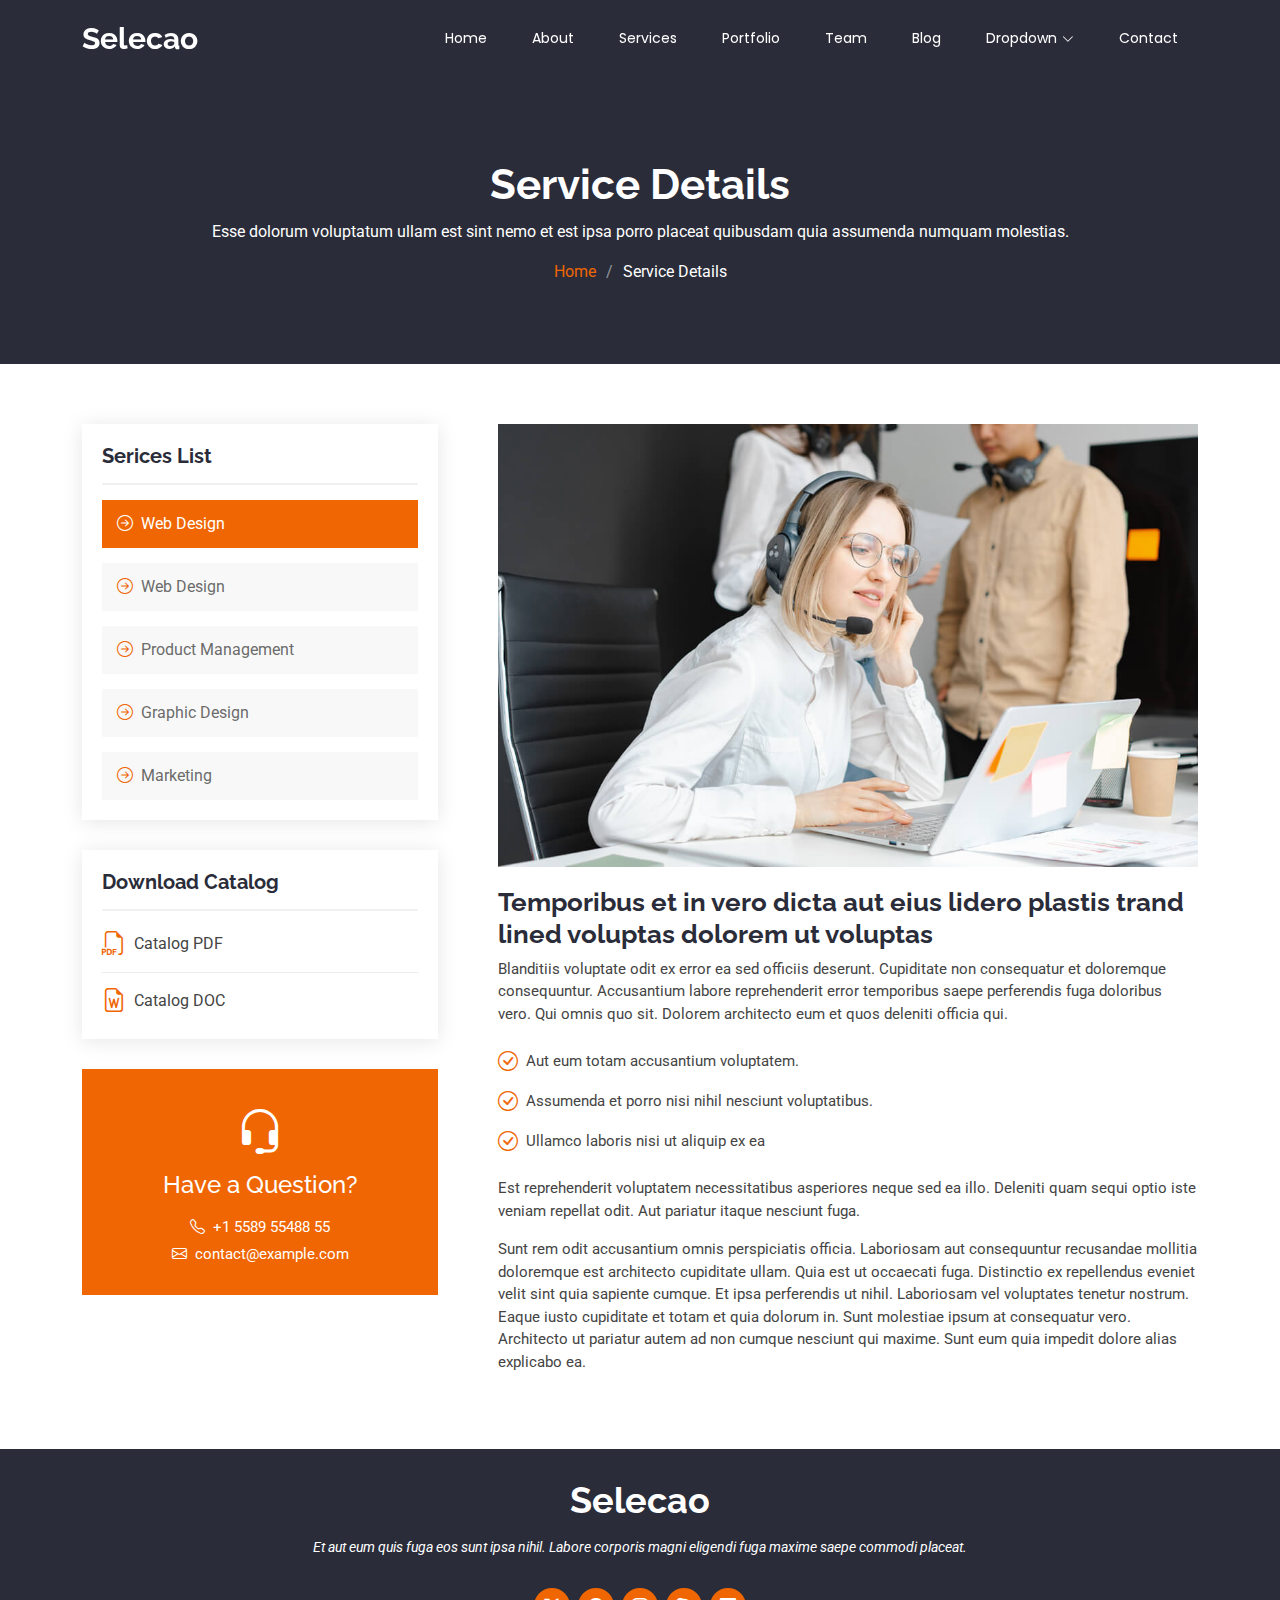
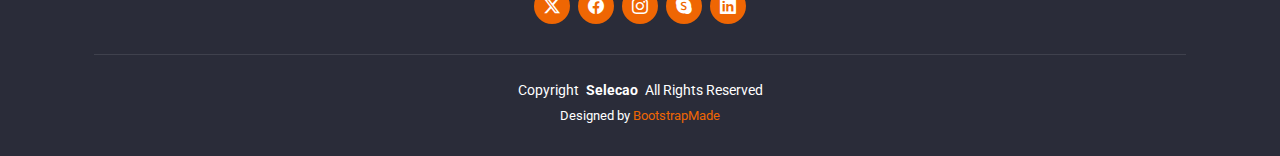
<file: service-details.html>
<!DOCTYPE html>
<html lang="en">

<head>
  <meta charset="utf-8">
  <meta content="width=device-width, initial-scale=1.0" name="viewport">
  <title>Service Details - Selecao Bootstrap Template</title>
  <meta content="" name="description">
  <meta content="" name="keywords">

  <!-- Favicons -->
  <link href="assets/img/favicon.png" rel="icon">
  <link href="assets/img/apple-touch-icon.png" rel="apple-touch-icon">

  <!-- Fonts -->
  <link href="https://fonts.googleapis.com" rel="preconnect">
  <link href="https://fonts.gstatic.com" rel="preconnect" crossorigin>
  <link href="https://fonts.googleapis.com/css2?family=Roboto:ital,wght@0,100;0,300;0,400;0,500;0,700;0,900;1,100;1,300;1,400;1,500;1,700;1,900&family=Poppins:ital,wght@0,100;0,200;0,300;0,400;0,500;0,600;0,700;0,800;0,900;1,100;1,200;1,300;1,400;1,500;1,600;1,700;1,800;1,900&family=Raleway:ital,wght@0,100;0,200;0,300;0,400;0,500;0,600;0,700;0,800;0,900;1,100;1,200;1,300;1,400;1,500;1,600;1,700;1,800;1,900&display=swap" rel="stylesheet">

  <!-- Vendor CSS Files -->
  <link href="assets/vendor/bootstrap/css/bootstrap.min.css" rel="stylesheet">
  <link href="assets/vendor/bootstrap-icons/bootstrap-icons.css" rel="stylesheet">
  <link href="assets/vendor/aos/aos.css" rel="stylesheet">
  <link href="assets/vendor/animate.css/animate.min.css" rel="stylesheet">
  <link href="assets/vendor/glightbox/css/glightbox.min.css" rel="stylesheet">
  <link href="assets/vendor/swiper/swiper-bundle.min.css" rel="stylesheet">

  <!-- Main CSS File -->
  <link href="assets/css/main.css" rel="stylesheet">

  <!-- =======================================================
  * Template Name: Selecao
  * Template URL: https://bootstrapmade.com/selecao-bootstrap-template/
  * Updated: Jul 17 2024 with Bootstrap v5.3.3
  * Author: BootstrapMade.com
  * License: https://bootstrapmade.com/license/
  ======================================================== -->
</head>

<body class="service-details-page">

  <header id="header" class="header d-flex align-items-center fixed-top">
    <div class="container-fluid container-xl position-relative d-flex align-items-center justify-content-between">

      <a href="index.html" class="logo d-flex align-items-center">
        <!-- Uncomment the line below if you also wish to use an image logo -->
        <!-- <img src="assets/img/logo.png" alt=""> -->
        <h1 class="sitename">Selecao</h1>
      </a>

      <nav id="navmenu" class="navmenu">
        <ul>
          <li><a href="#hero">Home</a></li>
          <li><a href="#about">About</a></li>
          <li><a href="#services">Services</a></li>
          <li><a href="#portfolio">Portfolio</a></li>
          <li><a href="#team">Team</a></li>
          <li><a href="blog.html">Blog</a></li>
          <li class="dropdown"><a href="#"><span>Dropdown</span> <i class="bi bi-chevron-down toggle-dropdown"></i></a>
            <ul>
              <li><a href="#">Dropdown 1</a></li>
              <li class="dropdown"><a href="#"><span>Deep Dropdown</span> <i class="bi bi-chevron-down toggle-dropdown"></i></a>
                <ul>
                  <li><a href="#">Deep Dropdown 1</a></li>
                  <li><a href="#">Deep Dropdown 2</a></li>
                  <li><a href="#">Deep Dropdown 3</a></li>
                  <li><a href="#">Deep Dropdown 4</a></li>
                  <li><a href="#">Deep Dropdown 5</a></li>
                </ul>
              </li>
              <li><a href="#">Dropdown 2</a></li>
              <li><a href="#">Dropdown 3</a></li>
              <li><a href="#">Dropdown 4</a></li>
            </ul>
          </li>
          <li><a href="#contact">Contact</a></li>
        </ul>
        <i class="mobile-nav-toggle d-xl-none bi bi-list"></i>
      </nav>

    </div>
  </header>

  <main class="main">

    <!-- Page Title -->
    <div class="page-title dark-background">
      <div class="container position-relative">
        <h1>Service Details</h1>
        <p>Esse dolorum voluptatum ullam est sint nemo et est ipsa porro placeat quibusdam quia assumenda numquam molestias.</p>
        <nav class="breadcrumbs">
          <ol>
            <li><a href="index.html">Home</a></li>
            <li class="current">Service Details</li>
          </ol>
        </nav>
      </div>
    </div><!-- End Page Title -->

    <!-- Service Details Section -->
    <section id="service-details" class="service-details section">

      <div class="container">

        <div class="row gy-5">

          <div class="col-lg-4" data-aos="fade-up" data-aos-delay="100">

            <div class="service-box">
              <h4>Serices List</h4>
              <div class="services-list">
                <a href="#" class="active"><i class="bi bi-arrow-right-circle"></i><span>Web Design</span></a>
                <a href="#"><i class="bi bi-arrow-right-circle"></i><span>Web Design</span></a>
                <a href="#"><i class="bi bi-arrow-right-circle"></i><span>Product Management</span></a>
                <a href="#"><i class="bi bi-arrow-right-circle"></i><span>Graphic Design</span></a>
                <a href="#"><i class="bi bi-arrow-right-circle"></i><span>Marketing</span></a>
              </div>
            </div><!-- End Services List -->

            <div class="service-box">
              <h4>Download Catalog</h4>
              <div class="download-catalog">
                <a href="#"><i class="bi bi-filetype-pdf"></i><span>Catalog PDF</span></a>
                <a href="#"><i class="bi bi-file-earmark-word"></i><span>Catalog DOC</span></a>
              </div>
            </div><!-- End Services List -->

            <div class="help-box d-flex flex-column justify-content-center align-items-center">
              <i class="bi bi-headset help-icon"></i>
              <h4>Have a Question?</h4>
              <p class="d-flex align-items-center mt-2 mb-0"><i class="bi bi-telephone me-2"></i> <span>+1 5589 55488 55</span></p>
              <p class="d-flex align-items-center mt-1 mb-0"><i class="bi bi-envelope me-2"></i> <a href="mailto:contact@example.com">contact@example.com</a></p>
            </div>

          </div>

          <div class="col-lg-8 ps-lg-5" data-aos="fade-up" data-aos-delay="200">
            <img src="assets/img/services.jpg" alt="" class="img-fluid services-img">
            <h3>Temporibus et in vero dicta aut eius lidero plastis trand lined voluptas dolorem ut voluptas</h3>
            <p>
              Blanditiis voluptate odit ex error ea sed officiis deserunt. Cupiditate non consequatur et doloremque consequuntur. Accusantium labore reprehenderit error temporibus saepe perferendis fuga doloribus vero. Qui omnis quo sit. Dolorem architecto eum et quos deleniti officia qui.
            </p>
            <ul>
              <li><i class="bi bi-check-circle"></i> <span>Aut eum totam accusantium voluptatem.</span></li>
              <li><i class="bi bi-check-circle"></i> <span>Assumenda et porro nisi nihil nesciunt voluptatibus.</span></li>
              <li><i class="bi bi-check-circle"></i> <span>Ullamco laboris nisi ut aliquip ex ea</span></li>
            </ul>
            <p>
              Est reprehenderit voluptatem necessitatibus asperiores neque sed ea illo. Deleniti quam sequi optio iste veniam repellat odit. Aut pariatur itaque nesciunt fuga.
            </p>
            <p>
              Sunt rem odit accusantium omnis perspiciatis officia. Laboriosam aut consequuntur recusandae mollitia doloremque est architecto cupiditate ullam. Quia est ut occaecati fuga. Distinctio ex repellendus eveniet velit sint quia sapiente cumque. Et ipsa perferendis ut nihil. Laboriosam vel voluptates tenetur nostrum. Eaque iusto cupiditate et totam et quia dolorum in. Sunt molestiae ipsum at consequatur vero. Architecto ut pariatur autem ad non cumque nesciunt qui maxime. Sunt eum quia impedit dolore alias explicabo ea.
            </p>
          </div>

        </div>

      </div>

    </section><!-- /Service Details Section -->

  </main>

  <footer id="footer" class="footer dark-background">
    <div class="container">
      <h3 class="sitename">Selecao</h3>
      <p>Et aut eum quis fuga eos sunt ipsa nihil. Labore corporis magni eligendi fuga maxime saepe commodi placeat.</p>
      <div class="social-links d-flex justify-content-center">
        <a href=""><i class="bi bi-twitter-x"></i></a>
        <a href=""><i class="bi bi-facebook"></i></a>
        <a href=""><i class="bi bi-instagram"></i></a>
        <a href=""><i class="bi bi-skype"></i></a>
        <a href=""><i class="bi bi-linkedin"></i></a>
      </div>
      <div class="container">
        <div class="copyright">
          <span>Copyright</span> <strong class="px-1 sitename">Selecao</strong> <span>All Rights Reserved</span>
        </div>
        <div class="credits">
          <!-- All the links in the footer should remain intact. -->
          <!-- You can delete the links only if you've purchased the pro version. -->
          <!-- Licensing information: https://bootstrapmade.com/license/ -->
          <!-- Purchase the pro version with working PHP/AJAX contact form: [buy-url] -->
          Designed by <a href="https://bootstrapmade.com/">BootstrapMade</a>
        </div>
      </div>
    </div>
  </footer>

  <!-- Scroll Top -->
  <a href="#" id="scroll-top" class="scroll-top d-flex align-items-center justify-content-center"><i class="bi bi-arrow-up-short"></i></a>

  <!-- Preloader -->
  <div id="preloader"></div>

  <!-- Vendor JS Files -->
  <script src="assets/vendor/bootstrap/js/bootstrap.bundle.min.js"></script>
  <script src="assets/vendor/php-email-form/validate.js"></script>
  <script src="assets/vendor/aos/aos.js"></script>
  <script src="assets/vendor/glightbox/js/glightbox.min.js"></script>
  <script src="assets/vendor/imagesloaded/imagesloaded.pkgd.min.js"></script>
  <script src="assets/vendor/isotope-layout/isotope.pkgd.min.js"></script>
  <script src="assets/vendor/swiper/swiper-bundle.min.js"></script>

  <!-- Main JS File -->
  <script src="assets/js/main.js"></script>

</body>

</html>
</file>
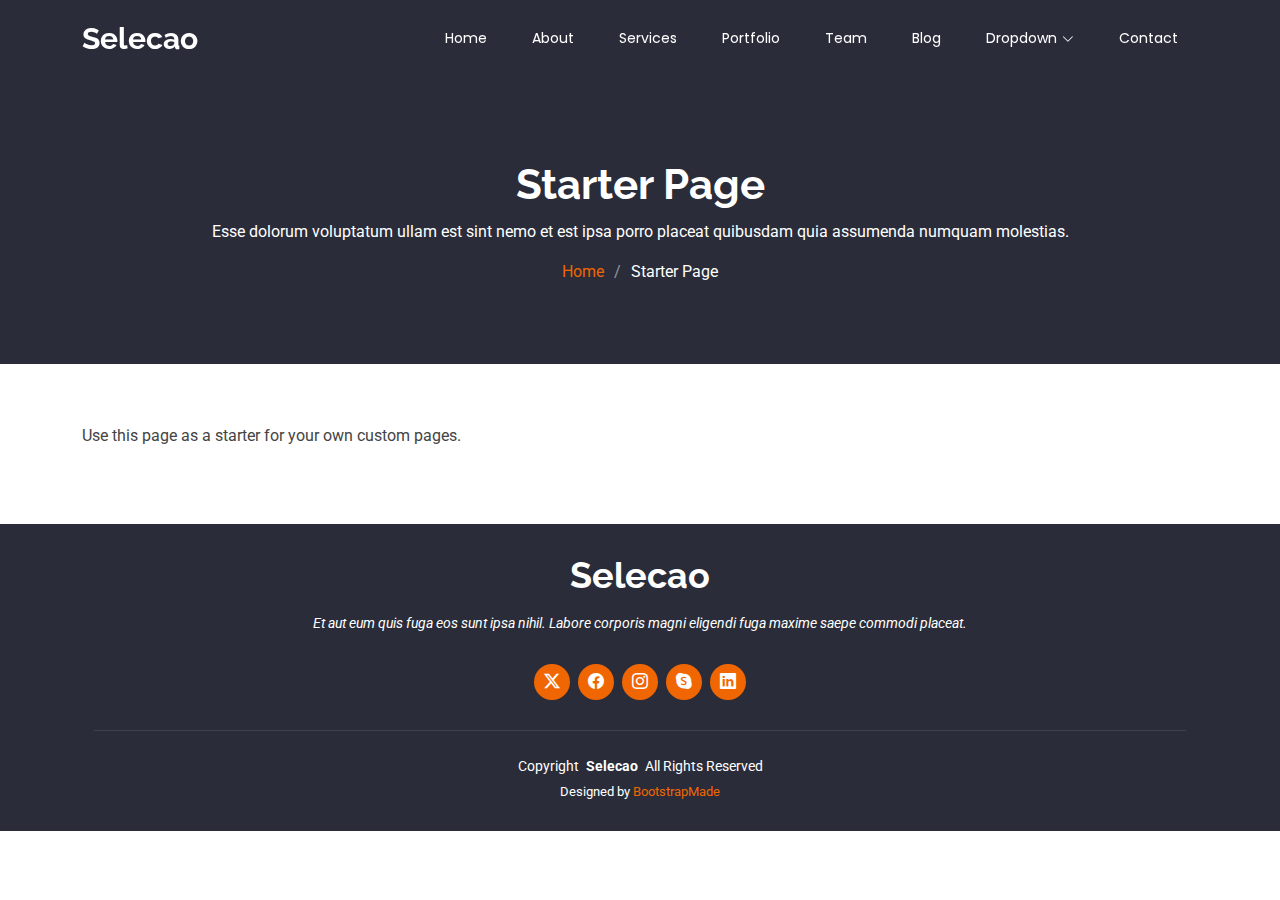
<file: starter-page.html>
<!DOCTYPE html>
<html lang="en">

<head>
  <meta charset="utf-8">
  <meta content="width=device-width, initial-scale=1.0" name="viewport">
  <title>Starter Page - Selecao Bootstrap Template</title>
  <meta content="" name="description">
  <meta content="" name="keywords">

  <!-- Favicons -->
  <link href="assets/img/favicon.png" rel="icon">
  <link href="assets/img/apple-touch-icon.png" rel="apple-touch-icon">

  <!-- Fonts -->
  <link href="https://fonts.googleapis.com" rel="preconnect">
  <link href="https://fonts.gstatic.com" rel="preconnect" crossorigin>
  <link href="https://fonts.googleapis.com/css2?family=Roboto:ital,wght@0,100;0,300;0,400;0,500;0,700;0,900;1,100;1,300;1,400;1,500;1,700;1,900&family=Poppins:ital,wght@0,100;0,200;0,300;0,400;0,500;0,600;0,700;0,800;0,900;1,100;1,200;1,300;1,400;1,500;1,600;1,700;1,800;1,900&family=Raleway:ital,wght@0,100;0,200;0,300;0,400;0,500;0,600;0,700;0,800;0,900;1,100;1,200;1,300;1,400;1,500;1,600;1,700;1,800;1,900&display=swap" rel="stylesheet">

  <!-- Vendor CSS Files -->
  <link href="assets/vendor/bootstrap/css/bootstrap.min.css" rel="stylesheet">
  <link href="assets/vendor/bootstrap-icons/bootstrap-icons.css" rel="stylesheet">
  <link href="assets/vendor/aos/aos.css" rel="stylesheet">
  <link href="assets/vendor/animate.css/animate.min.css" rel="stylesheet">
  <link href="assets/vendor/glightbox/css/glightbox.min.css" rel="stylesheet">
  <link href="assets/vendor/swiper/swiper-bundle.min.css" rel="stylesheet">

  <!-- Main CSS File -->
  <link href="assets/css/main.css" rel="stylesheet">

  <!-- =======================================================
  * Template Name: Selecao
  * Template URL: https://bootstrapmade.com/selecao-bootstrap-template/
  * Updated: Jul 17 2024 with Bootstrap v5.3.3
  * Author: BootstrapMade.com
  * License: https://bootstrapmade.com/license/
  ======================================================== -->
</head>

<body class="starter-page-page">

  <header id="header" class="header d-flex align-items-center fixed-top">
    <div class="container-fluid container-xl position-relative d-flex align-items-center justify-content-between">

      <a href="index.html" class="logo d-flex align-items-center">
        <!-- Uncomment the line below if you also wish to use an image logo -->
        <!-- <img src="assets/img/logo.png" alt=""> -->
        <h1 class="sitename">Selecao</h1>
      </a>

      <nav id="navmenu" class="navmenu">
        <ul>
          <li><a href="#hero">Home</a></li>
          <li><a href="#about">About</a></li>
          <li><a href="#services">Services</a></li>
          <li><a href="#portfolio">Portfolio</a></li>
          <li><a href="#team">Team</a></li>
          <li><a href="blog.html">Blog</a></li>
          <li class="dropdown"><a href="#"><span>Dropdown</span> <i class="bi bi-chevron-down toggle-dropdown"></i></a>
            <ul>
              <li><a href="#">Dropdown 1</a></li>
              <li class="dropdown"><a href="#"><span>Deep Dropdown</span> <i class="bi bi-chevron-down toggle-dropdown"></i></a>
                <ul>
                  <li><a href="#">Deep Dropdown 1</a></li>
                  <li><a href="#">Deep Dropdown 2</a></li>
                  <li><a href="#">Deep Dropdown 3</a></li>
                  <li><a href="#">Deep Dropdown 4</a></li>
                  <li><a href="#">Deep Dropdown 5</a></li>
                </ul>
              </li>
              <li><a href="#">Dropdown 2</a></li>
              <li><a href="#">Dropdown 3</a></li>
              <li><a href="#">Dropdown 4</a></li>
            </ul>
          </li>
          <li><a href="#contact">Contact</a></li>
        </ul>
        <i class="mobile-nav-toggle d-xl-none bi bi-list"></i>
      </nav>

    </div>
  </header>

  <main class="main">

    <!-- Page Title -->
    <div class="page-title dark-background">
      <div class="container position-relative">
        <h1>Starter Page</h1>
        <p>Esse dolorum voluptatum ullam est sint nemo et est ipsa porro placeat quibusdam quia assumenda numquam molestias.</p>
        <nav class="breadcrumbs">
          <ol>
            <li><a href="index.html">Home</a></li>
            <li class="current">Starter Page</li>
          </ol>
        </nav>
      </div>
    </div><!-- End Page Title -->

    <!-- Starter Section Section -->
    <section id="starter-section" class="starter-section section">

      <div class="container" data-aos="fade-up">
        <p>Use this page as a starter for your own custom pages.</p>
      </div>

    </section><!-- /Starter Section Section -->

  </main>

  <footer id="footer" class="footer dark-background">
    <div class="container">
      <h3 class="sitename">Selecao</h3>
      <p>Et aut eum quis fuga eos sunt ipsa nihil. Labore corporis magni eligendi fuga maxime saepe commodi placeat.</p>
      <div class="social-links d-flex justify-content-center">
        <a href=""><i class="bi bi-twitter-x"></i></a>
        <a href=""><i class="bi bi-facebook"></i></a>
        <a href=""><i class="bi bi-instagram"></i></a>
        <a href=""><i class="bi bi-skype"></i></a>
        <a href=""><i class="bi bi-linkedin"></i></a>
      </div>
      <div class="container">
        <div class="copyright">
          <span>Copyright</span> <strong class="px-1 sitename">Selecao</strong> <span>All Rights Reserved</span>
        </div>
        <div class="credits">
          <!-- All the links in the footer should remain intact. -->
          <!-- You can delete the links only if you've purchased the pro version. -->
          <!-- Licensing information: https://bootstrapmade.com/license/ -->
          <!-- Purchase the pro version with working PHP/AJAX contact form: [buy-url] -->
          Designed by <a href="https://bootstrapmade.com/">BootstrapMade</a>
        </div>
      </div>
    </div>
  </footer>

  <!-- Scroll Top -->
  <a href="#" id="scroll-top" class="scroll-top d-flex align-items-center justify-content-center"><i class="bi bi-arrow-up-short"></i></a>

  <!-- Preloader -->
  <div id="preloader"></div>

  <!-- Vendor JS Files -->
  <script src="assets/vendor/bootstrap/js/bootstrap.bundle.min.js"></script>
  <script src="assets/vendor/php-email-form/validate.js"></script>
  <script src="assets/vendor/aos/aos.js"></script>
  <script src="assets/vendor/glightbox/js/glightbox.min.js"></script>
  <script src="assets/vendor/imagesloaded/imagesloaded.pkgd.min.js"></script>
  <script src="assets/vendor/isotope-layout/isotope.pkgd.min.js"></script>
  <script src="assets/vendor/swiper/swiper-bundle.min.js"></script>

  <!-- Main JS File -->
  <script src="assets/js/main.js"></script>

</body>

</html>
</file>
<file: assets/css/main.css>
/**
* Template Name: Selecao
* Template URL: https://bootstrapmade.com/selecao-bootstrap-template/
* Updated: Jul 17 2024 with Bootstrap v5.3.3
* Author: BootstrapMade.com
* License: https://bootstrapmade.com/license/
*/

/*--------------------------------------------------------------
# Font & Color Variables
# Help: https://bootstrapmade.com/color-system/
--------------------------------------------------------------*/
/* Fonts */
:root {
  --default-font: "Roboto",  system-ui, -apple-system, "Segoe UI", Roboto, "Helvetica Neue", Arial, "Noto Sans", "Liberation Sans", sans-serif, "Apple Color Emoji", "Segoe UI Emoji", "Segoe UI Symbol", "Noto Color Emoji";
  --heading-font: "Raleway",  sans-serif;
  --nav-font: "Poppins",  sans-serif;
}

/* Global Colors - The following color variables are used throughout the website. Updating them here will change the color scheme of the entire website */
:root { 
  --background-color: #ffffff; /* Background color for the entire website, including individual sections */
  --default-color: #444444; /* Default color used for the majority of the text content across the entire website */
  --heading-color: #2a2c39; /* Color for headings, subheadings and title throughout the website */
  --accent-color: #ef6603; /* Accent color that represents your brand on the website. It's used for buttons, links, and other elements that need to stand out */
  --surface-color: #ffffff; /* The surface color is used as a background of boxed elements within sections, such as cards, icon boxes, or other elements that require a visual separation from the global background. */
  --contrast-color: #ffffff; /* Contrast color for text, ensuring readability against backgrounds of accent, heading, or default colors. */
}

/* Nav Menu Colors - The following color variables are used specifically for the navigation menu. They are separate from the global colors to allow for more customization options */
:root {
  --nav-color: #ffffff;  /* The default color of the main navmenu links */
  --nav-hover-color: #ef6603; /* Applied to main navmenu links when they are hovered over or active */
  --nav-mobile-background-color: #ffffff; /* Used as the background color for mobile navigation menu */
  --nav-dropdown-background-color: #ffffff; /* Used as the background color for dropdown items that appear when hovering over primary navigation items */
  --nav-dropdown-color: #060606; /* Used for navigation links of the dropdown items in the navigation menu. */
  --nav-dropdown-hover-color: #ef6603; /* Similar to --nav-hover-color, this color is applied to dropdown navigation links when they are hovered over. */
}

/* Color Presets - These classes override global colors when applied to any section or element, providing reuse of the sam color scheme. */

.light-background {
  --background-color: #f9f9f9;
  --surface-color: #ffffff;
}

.dark-background {
  --background-color: #2a2c39;
  --default-color: #ffffff;
  --heading-color: #ffffff;
  --surface-color: #404356;
  --contrast-color: #ffffff;
}

/* Smooth scroll */
:root {
  scroll-behavior: smooth;
}

/*--------------------------------------------------------------
# General Styling & Shared Classes
--------------------------------------------------------------*/
body {
  color: var(--default-color);
  background-color: var(--background-color);
  font-family: var(--default-font);
}

a {
  color: var(--accent-color);
  text-decoration: none;
  transition: 0.3s;
}

a:hover {
  color: color-mix(in srgb, var(--accent-color), transparent 25%);
  text-decoration: none;
}

h1,
h2,
h3,
h4,
h5,
h6 {
  color: var(--heading-color);
  font-family: var(--heading-font);
}

/* PHP Email Form Messages
------------------------------*/
.php-email-form .error-message {
  display: none;
  background: #df1529;
  color: #ffffff;
  text-align: left;
  padding: 15px;
  margin-bottom: 24px;
  font-weight: 600;
}

.php-email-form .sent-message {
  display: none;
  color: #ffffff;
  background: #059652;
  text-align: center;
  padding: 15px;
  margin-bottom: 24px;
  font-weight: 600;
}

.php-email-form .loading {
  display: none;
  background: var(--surface-color);
  text-align: center;
  padding: 15px;
  margin-bottom: 24px;
}

.php-email-form .loading:before {
  content: "";
  display: inline-block;
  border-radius: 50%;
  width: 24px;
  height: 24px;
  margin: 0 10px -6px 0;
  border: 3px solid var(--accent-color);
  border-top-color: var(--surface-color);
  animation: php-email-form-loading 1s linear infinite;
}

@keyframes php-email-form-loading {
  0% {
    transform: rotate(0deg);
  }

  100% {
    transform: rotate(360deg);
  }
}

/*--------------------------------------------------------------
# Global Header
--------------------------------------------------------------*/
.header {
  --background-color: rgba(255, 255, 255, 0);
  --heading-color: #ffffff;
  color: var(--default-color);
  background-color: var(--background-color);
  padding: 20px 0;
  transition: all 0.5s;
  z-index: 997;
}

.header .logo {
  line-height: 1;
}

.header .logo img {
  max-height: 32px;
  margin-right: 8px;
}

.header .logo h1 {
  font-size: 30px;
  margin: 0;
  font-weight: 700;
  color: var(--heading-color);
}

.scrolled .header {
  box-shadow: 0px 0 18px rgba(0, 0, 0, 0.1);
}

/* Global Header on Scroll
------------------------------*/
.scrolled .header {
  --background-color: rgba(42, 44, 57, 0.9);
}

/*--------------------------------------------------------------
# Navigation Menu
--------------------------------------------------------------*/
/* Navmenu - Desktop */
@media (min-width: 1200px) {
  .navmenu {
    padding: 0;
  }

  .navmenu ul {
    margin: 0;
    padding: 0;
    display: flex;
    list-style: none;
    align-items: center;
  }

  .navmenu li {
    position: relative;
    margin-left: 5px;
  }

  .navmenu a,
  .navmenu a:focus {
    color: var(--nav-color);
    padding: 8px 20px;
    font-size: 14px;
    font-family: var(--nav-font);
    font-weight: 400;
    display: flex;
    align-items: center;
    justify-content: space-between;
    white-space: nowrap;
    transition: 0.3s;
    border-radius: 50px;
  }

  .navmenu a i,
  .navmenu a:focus i {
    font-size: 12px;
    line-height: 0;
    margin-left: 5px;
    transition: 0.3s;
  }

  .navmenu li:hover>a,
  .navmenu .active,
  .navmenu .active:focus {
    background-color: var(--nav-hover-color);
  }

  .navmenu .dropdown ul {
    margin: 0;
    padding: 10px 0;
    background: var(--nav-dropdown-background-color);
    display: block;
    position: absolute;
    visibility: hidden;
    left: 0;
    top: 130%;
    opacity: 0;
    transition: 0.3s;
    border-radius: 15px;
    z-index: 99;
    box-shadow: 0px 0px 30px rgba(0, 0, 0, 0.1);
  }

  .navmenu .dropdown ul li {
    min-width: 200px;
    margin-left: 0;
  }

  .navmenu .dropdown ul a {
    padding: 10px 20px;
    font-size: 15px;
    text-transform: none;
    color: var(--nav-dropdown-color);
  }

  .navmenu .dropdown ul a i {
    font-size: 12px;
  }

  .navmenu .dropdown ul a:hover,
  .navmenu .dropdown ul .active:hover,
  .navmenu .dropdown ul li:hover>a {
    background-color: transparent;
    color: var(--nav-hover-color);
  }

  .navmenu .dropdown:hover>ul {
    opacity: 1;
    top: 105%;
    visibility: visible;
  }

  .navmenu .dropdown .dropdown ul {
    top: 0;
    left: -90%;
    visibility: hidden;
  }

  .navmenu .dropdown .dropdown:hover>ul {
    opacity: 1;
    top: 0;
    left: -100%;
    visibility: visible;
  }
}

/* Navmenu - Mobile */
@media (max-width: 1199px) {
  .mobile-nav-toggle {
    color: var(--nav-color);
    font-size: 28px;
    line-height: 0;
    margin-right: 10px;
    cursor: pointer;
    transition: color 0.3s;
  }

  .navmenu {
    padding: 0;
    z-index: 9997;
  }

  .navmenu ul {
    display: none;
    position: absolute;
    inset: 60px 20px 20px 20px;
    padding: 10px 0;
    margin: 0;
    border-radius: 6px;
    background-color: var(--nav-mobile-background-color);
    overflow-y: auto;
    transition: 0.3s;
    z-index: 9998;
    box-shadow: 0px 0px 30px rgba(0, 0, 0, 0.1);
  }

  .navmenu a,
  .navmenu a:focus {
    color: var(--nav-dropdown-color);
    padding: 10px 20px;
    font-family: var(--nav-font);
    font-size: 17px;
    font-weight: 500;
    display: flex;
    align-items: center;
    justify-content: space-between;
    white-space: nowrap;
    transition: 0.3s;
  }

  .navmenu a i,
  .navmenu a:focus i {
    font-size: 12px;
    line-height: 0;
    margin-left: 5px;
    width: 30px;
    height: 30px;
    display: flex;
    align-items: center;
    justify-content: center;
    border-radius: 50%;
    transition: 0.3s;
    background-color: color-mix(in srgb, var(--accent-color), transparent 90%);
  }

  .navmenu a i:hover,
  .navmenu a:focus i:hover {
    background-color: var(--accent-color);
    color: var(--contrast-color);
  }

  .navmenu a:hover,
  .navmenu .active,
  .navmenu .active:focus {
    color: var(--nav-dropdown-hover-color);
  }

  .navmenu .active i,
  .navmenu .active:focus i {
    background-color: var(--accent-color);
    color: var(--contrast-color);
    transform: rotate(180deg);
  }

  .navmenu .dropdown ul {
    position: static;
    display: none;
    z-index: 99;
    padding: 10px 0;
    margin: 10px 20px;
    background-color: var(--nav-dropdown-background-color);
    border: 1px solid color-mix(in srgb, var(--default-color), transparent 90%);
    box-shadow: none;
    transition: all 0.5s ease-in-out;
  }

  .navmenu .dropdown ul ul {
    background-color: rgba(33, 37, 41, 0.1);
  }

  .navmenu .dropdown>.dropdown-active {
    display: block;
    background-color: rgba(33, 37, 41, 0.03);
  }

  .mobile-nav-active {
    overflow: hidden;
  }

  .mobile-nav-active .mobile-nav-toggle {
    color: #fff;
    position: absolute;
    font-size: 32px;
    top: 15px;
    right: 15px;
    margin-right: 0;
    z-index: 9999;
  }

  .mobile-nav-active .navmenu {
    position: fixed;
    overflow: hidden;
    inset: 0;
    background: rgba(33, 37, 41, 0.8);
    transition: 0.3s;
  }

  .mobile-nav-active .navmenu>ul {
    display: block;
  }
}

/*--------------------------------------------------------------
# Global Footer
--------------------------------------------------------------*/
.footer {
  color: var(--default-color);
  background-color: var(--background-color);
  font-size: 14px;
  text-align: center;
  padding: 30px 0;
  position: relative;
}

.footer h3 {
  font-size: 36px;
  font-weight: 700;
  position: relative;
  padding: 0;
  margin: 0 0 15px 0;
}

.footer p {
  font-size: 15;
  font-style: italic;
  padding: 0;
  margin: 0 0 30px 0;
}

.footer .social-links {
  margin: 0 0 30px 0;
}

.footer .social-links a {
  font-size: 16px;
  display: flex;
  align-items: center;
  justify-content: center;
  background: var(--accent-color);
  color: var(--contrast-color);
  line-height: 1;
  margin: 0 4px;
  border-radius: 50%;
  text-align: center;
  width: 36px;
  height: 36px;
  transition: 0.3s;
}

.footer .social-links a:hover {
  background: color-mix(in srgb, var(--accent-color), transparent 20%);
  text-decoration: none;
}

.footer .copyright {
  padding-top: 25px;
  border-top: 1px solid color-mix(in srgb, var(--default-color), transparent 90%);
}

.footer .credits {
  font-size: 13px;
  padding-top: 5px;
}

/*--------------------------------------------------------------
# Preloader
--------------------------------------------------------------*/
#preloader {
  position: fixed;
  inset: 0;
  z-index: 9999;
  overflow: hidden;
  background-color: var(--background-color);
  transition: all 0.6s ease-out;
  width: 100%;
  height: 100vh;
}

#preloader:before,
#preloader:after {
  content: "";
  position: absolute;
  border: 4px solid var(--accent-color);
  border-radius: 50%;
  animation: animate-preloader 2s cubic-bezier(0, 0.2, 0.8, 1) infinite;
}

#preloader:after {
  animation-delay: -0.5s;
}

@keyframes animate-preloader {
  0% {
    width: 10px;
    height: 10px;
    top: calc(50% - 5px);
    left: calc(50% - 5px);
    opacity: 1;
  }

  100% {
    width: 72px;
    height: 72px;
    top: calc(50% - 36px);
    left: calc(50% - 36px);
    opacity: 0;
  }
}

/*--------------------------------------------------------------
# Scroll Top Button
--------------------------------------------------------------*/
.scroll-top {
  position: fixed;
  visibility: hidden;
  opacity: 0;
  right: 15px;
  bottom: -15px;
  z-index: 99999;
  background-color: var(--accent-color);
  width: 44px;
  height: 44px;
  border-radius: 50px;
  transition: all 0.4s;
}

.scroll-top i {
  font-size: 24px;
  color: var(--contrast-color);
  line-height: 0;
}

.scroll-top:hover {
  background-color: color-mix(in srgb, var(--accent-color), transparent 20%);
  color: var(--contrast-color);
}

.scroll-top.active {
  visibility: visible;
  opacity: 1;
  bottom: 15px;
}

/*--------------------------------------------------------------
# Disable aos animation delay on mobile devices
--------------------------------------------------------------*/
@media screen and (max-width: 768px) {
  [data-aos-delay] {
    transition-delay: 0 !important;
  }
}

/*--------------------------------------------------------------
# Global Page Titles & Breadcrumbs
--------------------------------------------------------------*/
.page-title {
  color: var(--default-color);
  background-color: var(--background-color);
  background-size: cover;
  background-position: center;
  background-repeat: no-repeat;
  padding: 160px 0 80px 0;
  text-align: center;
  position: relative;
}

.page-title:before {
  content: "";
  background-color: color-mix(in srgb, var(--background-color), transparent 50%);
  position: absolute;
  inset: 0;
}

.page-title h1 {
  font-size: 42px;
  font-weight: 700;
  margin-bottom: 10px;
}

.page-title .breadcrumbs ol {
  display: flex;
  flex-wrap: wrap;
  list-style: none;
  justify-content: center;
  padding: 0;
  margin: 0;
  font-size: 16px;
  font-weight: 400;
}

.page-title .breadcrumbs ol li+li {
  padding-left: 10px;
}

.page-title .breadcrumbs ol li+li::before {
  content: "/";
  display: inline-block;
  padding-right: 10px;
  color: color-mix(in srgb, var(--default-color), transparent 50%);
}

/*--------------------------------------------------------------
# Global Sections
--------------------------------------------------------------*/
section,
.section {
  color: var(--default-color);
  background-color: var(--background-color);
  padding: 60px 0;
  scroll-margin-top: 77px;
  overflow: clip;
}

/*--------------------------------------------------------------
# Global Section Titles
--------------------------------------------------------------*/
.section-title {
  padding-bottom: 60px;
  position: relative;
}

.section-title h2 {
  font-size: 14px;
  font-weight: 500;
  padding: 0;
  line-height: 1px;
  margin: 0;
  letter-spacing: 1.5px;
  text-transform: uppercase;
  color: color-mix(in srgb, var(--default-color), transparent 50%);
  position: relative;
}

.section-title h2::after {
  content: "";
  width: 120px;
  height: 1px;
  display: inline-block;
  background: var(--accent-color);
  margin: 4px 10px;
}

.section-title p {
  color: var(--heading-color);
  margin: 0;
  font-size: 28px;
  font-weight: 700;
  text-transform: uppercase;
  font-family: var(--heading-font);
}

/*--------------------------------------------------------------
# Hero Section
--------------------------------------------------------------*/
.hero {
  width: 100%;
  overflow: hidden;
  position: relative;
  background: linear-gradient(0deg, var(--background-color) 0%, color-mix(in srgb, var(--background-color) 90%, white 10%) 100%);
  padding: 0;
  display: flex;
  flex-direction: column;
  justify-content: end;
  align-items: center;
}

.hero .carousel-container {
  display: flex;
  justify-content: center;
  align-items: center;
  flex-direction: column;
  text-align: center;
  position: relative;
  min-height: 75vh;
  padding-top: 60px;
}

.hero h2 {
  margin-bottom: 30px;
  font-size: 48px;
  font-weight: 700;
}

.hero h2 span {
  text-decoration: underline;
}

.hero p {
  max-width: 80%;
  animation-delay: 0.4s;
  margin: 0 auto 30px auto;
}

.hero .carousel-control-prev,
.hero .carousel-control-next {
  width: 10%;
}

.hero .carousel-control-next-icon,
.hero .carousel-control-prev-icon {
  background: none;
  font-size: 48px;
  line-height: 1;
  width: auto;
  height: auto;
}

.hero .btn-get-started {
  font-weight: 500;
  font-size: 14px;
  letter-spacing: 1px;
  display: inline-block;
  padding: 12px 32px;
  border-radius: 50px;
  transition: 0.5s;
  line-height: 1;
  margin: 10px;
  animation-delay: 0.8s;
  color: var(--default-color);
  border: 2px solid var(--accent-color);
}

.hero .btn-get-started:hover {
  background: var(--accent-color);
  color: var(--contrast-color);
  text-decoration: none;
}

@media (min-width: 1024px) {
  .hero p {
    max-width: 60%;
  }

  .hero .carousel-control-prev,
  .hero .carousel-control-next {
    width: 5%;
  }
}

@media (max-width: 768px) {
  .hero .carousel-container {
    min-height: 90vh;
  }

  .hero h2 {
    font-size: 28px;
  }
}

.hero .hero-waves {
  display: block;
  width: 100%;
  height: 60px;
  position: relative;
}

.hero .wave1 use {
  animation: move-forever1 10s linear infinite;
  animation-delay: -2s;
  fill: var(--default-color);
  opacity: 0.6;
}

.hero .wave2 use {
  animation: move-forever2 8s linear infinite;
  animation-delay: -2s;
  fill: var(--default-color);
  opacity: 0.4;
}

.hero .wave3 use {
  animation: move-forever3 6s linear infinite;
  animation-delay: -2s;
  fill: var(--default-color);
}

@keyframes move-forever1 {
  0% {
    transform: translate(85px, 0%);
  }

  100% {
    transform: translate(-90px, 0%);
  }
}

@keyframes move-forever2 {
  0% {
    transform: translate(-90px, 0%);
  }

  100% {
    transform: translate(85px, 0%);
  }
}

@keyframes move-forever3 {
  0% {
    transform: translate(-90px, 0%);
  }

  100% {
    transform: translate(85px, 0%);
  }
}

/*--------------------------------------------------------------
# About Section
--------------------------------------------------------------*/
.about ul {
  list-style: none;
  padding: 0;
}

.about ul li {
  padding-bottom: 5px;
  display: flex;
  align-items: center;
}

.about ul i {
  font-size: 20px;
  padding-right: 4px;
  color: var(--accent-color);
}

.about .read-more {
  background: var(--accent-color);
  color: var(--contrast-color);
  font-family: var(--heading-font);
  font-weight: 500;
  font-size: 16px;
  letter-spacing: 1px;
  padding: 10px 28px;
  border-radius: 5px;
  transition: 0.3s;
  display: inline-flex;
  align-items: center;
  justify-content: center;
}

.about .read-more i {
  font-size: 18px;
  margin-left: 5px;
  line-height: 0;
  transition: 0.3s;
}

.about .read-more:hover {
  background: color-mix(in srgb, var(--accent-color), transparent 20%);
}

.about .read-more:hover i {
  transform: translate(5px, 0);
}

/*--------------------------------------------------------------
# Features Section
--------------------------------------------------------------*/
.features .nav-tabs {
  border: 0;
}

.features .nav-link {
  background-color: var(--surface-color);
  color: var(--heading-color);
  border: 1px solid color-mix(in srgb, var(--default-color), transparent 85%);
  padding: 15px 20px;
  transition: 0.3s;
  border-radius: 0;
  display: flex;
  align-items: center;
  justify-content: center;
  cursor: pointer;
  height: 100%;
}

.features .nav-link i {
  padding-right: 15px;
  font-size: 48px;
}

.features .nav-link h4 {
  font-size: 18px;
  font-weight: 600;
  margin: 0;
}

.features .nav-link:hover {
  color: var(--accent-color);
  border-color: var(--accent-color);
}

.features .nav-link.active {
  background: var(--accent-color);
  color: var(--contrast-color);
  border-color: var(--accent-color);
}

.features .nav-link.active h4 {
  color: var(--contrast-color);
}

@media (max-width: 768px) {
  .features .nav-link i {
    padding: 0;
    line-height: 1;
    font-size: 36px;
  }
}

@media (max-width: 575px) {
  .features .nav-link {
    padding: 15px;
  }

  .features .nav-link i {
    font-size: 24px;
  }
}

.features .tab-content {
  margin-top: 30px;
}

.features .tab-pane h3 {
  color: var(--heading-color);
  font-weight: 700;
  font-size: 26px;
}

.features .tab-pane ul {
  list-style: none;
  padding: 0;
}

.features .tab-pane ul li {
  padding-bottom: 10px;
}

.features .tab-pane ul i {
  font-size: 20px;
  padding-right: 4px;
  color: var(--accent-color);
}

.features .tab-pane p:last-child {
  margin-bottom: 0;
}

/*--------------------------------------------------------------
# Call To Action Section
--------------------------------------------------------------*/
.call-to-action {
  padding: 80px 0;
  position: relative;
  clip-path: inset(0);
}

.call-to-action .container {
  position: relative;
  z-index: 3;
}

.call-to-action h3 {
  color: var(--default-color);
  font-size: 28px;
  font-weight: 700;
}

.call-to-action p {
  color: var(--default-color);
}

.call-to-action .cta-btn {
  font-family: var(--heading-font);
  font-weight: 500;
  font-size: 16px;
  letter-spacing: 1px;
  display: inline-block;
  padding: 12px 40px;
  border-radius: 50px;
  transition: 0.5s;
  margin: 10px;
  background: var(--accent-color);
  color: var(--contrast-color);
}

.call-to-action .cta-btn:hover {
  background: color-mix(in srgb, var(--accent-color) 90%, white 15%);
}

/*--------------------------------------------------------------
# Services Section
--------------------------------------------------------------*/
.services .service-item {
  background-color: var(--surface-color);
  box-shadow: 0 5px 30px 0 rgba(0, 0, 0, 0.1);
  padding: 60px 30px 60px 70px;
  transition: all ease-in-out 0.3s;
  border-radius: 18px;
  height: 100%;
  position: relative;
  overflow: hidden;
}

.services .service-item .icon {
  position: absolute;
  left: -20px;
  top: calc(50% - 30px);
}

.services .service-item .icon i {
  font-size: 64px;
  line-height: 1;
  transition: 0.5s;
}

.services .service-item h3 {
  font-weight: 700;
  margin: 10px 0 15px 0;
  font-size: 22px;
  transition: ease-in-out 0.3s;
}

.services .service-item p {
  line-height: 24px;
  font-size: 14px;
  margin-bottom: 0;
}

@media (min-width: 1365px) {
  .services .service-item:hover {
    transform: translateY(-10px);
  }

  .services .service-item:hover h3 {
    color: var(--accent-color);
  }
}

/*--------------------------------------------------------------
# Portfolio Section
--------------------------------------------------------------*/
.portfolio .portfolio-filters {
  padding: 0;
  margin: 0 auto 20px auto;
  list-style: none;
  text-align: center;
}

.portfolio .portfolio-filters li {
  cursor: pointer;
  display: inline-block;
  padding: 8px 20px 10px 20px;
  margin: 0;
  font-size: 15px;
  font-weight: 500;
  line-height: 1;
  margin-bottom: 5px;
  border-radius: 50px;
  transition: all 0.3s ease-in-out;
  font-family: var(--heading-font);
}

.portfolio .portfolio-filters li:hover,
.portfolio .portfolio-filters li.filter-active {
  color: var(--contrast-color);
  background-color: var(--accent-color);
}

.portfolio .portfolio-filters li:first-child {
  margin-left: 0;
}

.portfolio .portfolio-filters li:last-child {
  margin-right: 0;
}

@media (max-width: 575px) {
  .portfolio .portfolio-filters li {
    font-size: 14px;
    margin: 0 0 10px 0;
  }
}

.portfolio .portfolio-item {
  position: relative;
  overflow: hidden;
}

.portfolio .portfolio-item .portfolio-info {
  opacity: 0;
  position: absolute;
  left: 12px;
  right: 12px;
  bottom: -100%;
  z-index: 3;
  transition: all ease-in-out 0.5s;
  background: color-mix(in srgb, var(--surface-color), transparent 10%);
  padding: 15px;
}

.portfolio .portfolio-item .portfolio-info h4 {
  font-size: 18px;
  font-weight: 600;
  padding-right: 50px;
}

.portfolio .portfolio-item .portfolio-info p {
  color: color-mix(in srgb, var(--default-color), transparent 30%);
  font-size: 14px;
  margin-bottom: 0;
  padding-right: 50px;
}

.portfolio .portfolio-item .portfolio-info .preview-link,
.portfolio .portfolio-item .portfolio-info .details-link {
  position: absolute;
  right: 50px;
  font-size: 24px;
  top: calc(50% - 14px);
  color: color-mix(in srgb, var(--default-color), transparent 30%);
  transition: 0.3s;
  line-height: 0;
}

.portfolio .portfolio-item .portfolio-info .preview-link:hover,
.portfolio .portfolio-item .portfolio-info .details-link:hover {
  color: var(--accent-color);
}

.portfolio .portfolio-item .portfolio-info .details-link {
  right: 14px;
  font-size: 28px;
}

.portfolio .portfolio-item:hover .portfolio-info {
  opacity: 1;
  bottom: 0;
}

/*--------------------------------------------------------------
# Testimonials Section
--------------------------------------------------------------*/
.testimonials .testimonial-item {
  background-color: var(--surface-color);
  box-shadow: 0px 2px 15px rgba(0, 0, 0, 0.1);
  box-sizing: content-box;
  padding: 30px;
  margin: 30px 15px;
  position: relative;
  height: 100%;
}

.testimonials .testimonial-item .testimonial-img {
  width: 90px;
  border-radius: 50px;
  margin-right: 15px;
}

.testimonials .testimonial-item h3 {
  font-size: 18px;
  font-weight: bold;
  margin: 10px 0 5px 0;
}

.testimonials .testimonial-item h4 {
  font-size: 14px;
  color: color-mix(in srgb, var(--default-color), transparent 40%);
  margin: 0;
}

.testimonials .testimonial-item .stars {
  margin: 10px 0;
}

.testimonials .testimonial-item .stars i {
  color: #ffc107;
  margin: 0 1px;
}

.testimonials .testimonial-item .quote-icon-left,
.testimonials .testimonial-item .quote-icon-right {
  color: color-mix(in srgb, var(--accent-color), transparent 50%);
  font-size: 26px;
  line-height: 0;
}

.testimonials .testimonial-item .quote-icon-left {
  display: inline-block;
  left: -5px;
  position: relative;
}

.testimonials .testimonial-item .quote-icon-right {
  display: inline-block;
  right: -5px;
  position: relative;
  top: 10px;
  transform: scale(-1, -1);
}

.testimonials .testimonial-item p {
  font-style: italic;
  margin: 15px auto 15px auto;
}

.testimonials .swiper-wrapper {
  height: auto;
}

.testimonials .swiper-pagination {
  margin-top: 20px;
  position: relative;
}

.testimonials .swiper-pagination .swiper-pagination-bullet {
  width: 12px;
  height: 12px;
  background-color: color-mix(in srgb, var(--default-color), transparent 85%);
  opacity: 1;
}

.testimonials .swiper-pagination .swiper-pagination-bullet-active {
  background-color: var(--accent-color);
}

@media (max-width: 767px) {
  .testimonials .testimonial-wrap {
    padding-left: 0;
  }

  .testimonials .testimonial-item {
    padding: 30px;
    margin: 15px;
  }

  .testimonials .testimonial-item .testimonial-img {
    position: static;
    left: auto;
  }
}

/*--------------------------------------------------------------
# Pricing Section
--------------------------------------------------------------*/
.pricing .pricing-item {
  background-color: var(--surface-color);
  box-shadow: 0px 0px 4px rgba(0, 0, 0, 0.1);
  padding: 20px;
  text-align: center;
  border-radius: 5px;
  position: relative;
  overflow: hidden;
}

.pricing .pricing-item h3 {
  font-weight: 400;
  margin: -20px -20px 20px -20px;
  padding: 20px 15px;
  font-size: 16px;
  font-weight: 600;
  color: color-mix(in srgb, var(--default-color), transparent 20%);
  background: color-mix(in srgb, var(--default-color), transparent 95%);
}

.pricing .pricing-item h4 {
  font-size: 36px;
  font-weight: 600;
  font-family: var(--heading-font);
}

.pricing .pricing-item h4 sup {
  font-size: 20px;
  top: -15px;
  left: -3px;
}

.pricing .pricing-item h4 span {
  color: color-mix(in srgb, var(--default-color), transparent 40%);
  font-size: 16px;
  font-weight: 300;
}

.pricing .pricing-item ul {
  padding: 15px 0;
  list-style: none;
  text-align: center;
  line-height: 20px;
  font-size: 14px;
}

.pricing .pricing-item ul li {
  padding-bottom: 16px;
}

.pricing .pricing-item ul i {
  color: var(--accent-color);
  font-size: 18px;
  padding-right: 4px;
}

.pricing .pricing-item ul .na {
  color: color-mix(in srgb, var(--default-color), transparent 40%);
  text-decoration: line-through;
}

.pricing .btn-wrap {
  background: color-mix(in srgb, var(--default-color), transparent 95%);
  margin: 0 -20px -20px -20px;
  padding: 20px 15px;
  text-align: center;
}

.pricing .btn-buy {
  background: var(--accent-color);
  color: var(--contrast-color);
  display: inline-block;
  padding: 8px 35px 10px 35px;
  border-radius: 4px;
  transition: none;
  font-size: 14px;
  font-weight: 400;
  font-family: var(--heading-font);
  font-weight: 600;
  transition: 0.3s;
}

.pricing .btn-buy:hover {
  background: color-mix(in srgb, var(--accent-color), transparent 20%);
}

.pricing .featured h3 {
  background: var(--accent-color);
  color: var(--contrast-color);
}

.pricing .advanced {
  background: var(--accent-color);
  color: var(--contrast-color);
  width: 200px;
  position: absolute;
  top: 18px;
  right: -68px;
  transform: rotate(45deg);
  z-index: 1;
  font-size: 14px;
  padding: 1px 0 3px 0;
}

/*--------------------------------------------------------------
# Faq Section
--------------------------------------------------------------*/
.faq .content-subtitle {
  font-size: 15px;
  margin-bottom: 10px;
  display: block;
  color: var(--default-color);
}

.faq .content-title {
  color: var(--heading-color);
  font-size: 22px;
  margin-bottom: 30px;
}

.faq p {
  line-height: 1.7;
  color: var(--default-color);
}

.faq .custom-accordion .accordion-item {
  background-color: var(--surface-color);
  margin-bottom: 0px;
  position: relative;
  border-radius: 0px;
  overflow: hidden;
}

.faq .custom-accordion .accordion-item .btn-link {
  display: block;
  width: 100%;
  padding: 15px 0;
  text-decoration: none;
  text-align: left;
  color: var(--default-color);
  border: none;
  padding-left: 40px;
  border-radius: 0;
  position: relative;
  background-color: color-mix(in srgb, var(--default-color), transparent 94%);
}

.faq .custom-accordion .accordion-item .btn-link:before {
  content: "\f282";
  display: inline-block;
  font-family: "bootstrap-icons" !important;
  font-style: normal;
  font-weight: normal !important;
  font-variant: normal;
  text-transform: none;
  line-height: 1;
  vertical-align: -0.125em;
  -webkit-font-smoothing: antialiased;
  position: absolute;
  top: 50%;
  transform: translateY(-50%);
  left: 15px;
}

.faq .custom-accordion .accordion-item .btn-link[aria-expanded=true] {
  color: var(--accent-color);
}

.faq .custom-accordion .accordion-item .btn-link[aria-expanded=true]:before {
  font-family: "bootstrap-icons" !important;
  content: "\f286";
  position: absolute;
  color: var(--accent-color);
  top: 50%;
  transform: translateY(-50%);
}

.faq .custom-accordion .accordion-item .accordion-body {
  padding: 20px 20px 20px 20px;
  color: var(--default-color);
}

/*--------------------------------------------------------------
# Team Section
--------------------------------------------------------------*/
.team .team-member {
  background-color: var(--surface-color);
  overflow: hidden;
  border-radius: 5px;
  box-shadow: 0px 2px 15px rgba(0, 0, 0, 0.1);
  height: 100%;
}

.team .team-member .member-img {
  position: relative;
  overflow: hidden;
}

.team .team-member .social {
  position: absolute;
  left: 0;
  bottom: 30px;
  right: 0;
  opacity: 0;
  transition: ease-in-out 0.3s;
  text-align: center;
}

.team .team-member .social a {
  background: color-mix(in srgb, var(--contrast-color), transparent 25%);
  color: color-mix(in srgb, var(--default-color), transparent 20%);
  margin: 0 3px;
  border-radius: 4px;
  width: 36px;
  height: 36px;
  transition: ease-in-out 0.3s;
  display: inline-flex;
  justify-content: center;
  align-items: center;
}

.team .team-member .social a:hover {
  color: var(--contrast-color);
  background: var(--accent-color);
}

.team .team-member .social i {
  font-size: 18px;
  line-height: 0;
}

.team .team-member .member-info {
  padding: 25px 15px;
}

.team .team-member .member-info h4 {
  font-weight: 700;
  margin-bottom: 5px;
  font-size: 18px;
}

.team .team-member .member-info span {
  display: block;
  font-size: 13px;
  font-weight: 400;
  color: color-mix(in srgb, var(--default-color), transparent 40%);
}

.team .team-member:hover .social {
  opacity: 1;
  bottom: 15px;
}

/*--------------------------------------------------------------
# Recent Posts Section
--------------------------------------------------------------*/
.recent-posts article {
  background: var(--surface-color);
  box-shadow: 0 4px 16px rgba(0, 0, 0, 0.1);
  padding: 30px;
  height: 100%;
  border-radius: 10px;
  overflow: hidden;
}

.recent-posts .post-img {
  max-height: 240px;
  margin: -30px -30px 15px -30px;
  overflow: hidden;
}

.recent-posts .post-category {
  font-size: 16px;
  color: color-mix(in srgb, var(--default-color), transparent 50%);
  margin-bottom: 10px;
}

.recent-posts .title {
  font-size: 20px;
  font-weight: 700;
  padding: 0;
  margin: 0 0 20px 0;
}

.recent-posts .title a {
  color: var(--heading-color);
  transition: 0.3s;
}

.recent-posts .title a:hover {
  color: var(--accent-color);
}

.recent-posts .post-author-img {
  width: 50px;
  border-radius: 50%;
  margin-right: 15px;
}

.recent-posts .post-author {
  font-weight: 600;
  margin-bottom: 5px;
}

.recent-posts .post-date {
  font-size: 14px;
  color: color-mix(in srgb, var(--default-color), transparent 50%);
  margin-bottom: 0;
}

/*--------------------------------------------------------------
# Contact Section
--------------------------------------------------------------*/
.contact .info-item+.info-item {
  margin-top: 40px;
}

.contact .info-item i {
  color: var(--accent-color);
  background: color-mix(in srgb, var(--accent-color), transparent 92%);
  font-size: 20px;
  width: 44px;
  height: 44px;
  display: flex;
  justify-content: center;
  align-items: center;
  border-radius: 50px;
  transition: all 0.3s ease-in-out;
  margin-right: 15px;
}

.contact .info-item h3 {
  padding: 0;
  font-size: 18px;
  font-weight: 700;
  margin-bottom: 5px;
}

.contact .info-item p {
  padding: 0;
  margin-bottom: 0;
  font-size: 14px;
}

.contact .info-item:hover i {
  background: var(--accent-color);
  color: var(--contrast-color);
}

.contact .php-email-form {
  height: 100%;
}

.contact .php-email-form input[type=text],
.contact .php-email-form input[type=email],
.contact .php-email-form textarea {
  font-size: 14px;
  padding: 10px 15px;
  box-shadow: none;
  border-radius: 0;
  color: var(--default-color);
  background-color: color-mix(in srgb, var(--background-color), transparent 50%);
  border-color: color-mix(in srgb, var(--default-color), transparent 80%);
}

.contact .php-email-form input[type=text]:focus,
.contact .php-email-form input[type=email]:focus,
.contact .php-email-form textarea:focus {
  border-color: var(--accent-color);
}

.contact .php-email-form input[type=text]::placeholder,
.contact .php-email-form input[type=email]::placeholder,
.contact .php-email-form textarea::placeholder {
  color: color-mix(in srgb, var(--default-color), transparent 70%);
}

.contact .php-email-form button[type=submit] {
  color: var(--contrast-color);
  background: var(--accent-color);
  border: 0;
  padding: 10px 30px;
  transition: 0.4s;
  border-radius: 50px;
}

.contact .php-email-form button[type=submit]:hover {
  background: color-mix(in srgb, var(--accent-color), transparent 25%);
}

/*--------------------------------------------------------------
# Portfolio Details Section
--------------------------------------------------------------*/
.portfolio-details .portfolio-details-slider img {
  width: 100%;
}

.portfolio-details .swiper-wrapper {
  height: auto;
}

.portfolio-details .swiper-button-prev,
.portfolio-details .swiper-button-next {
  width: 48px;
  height: 48px;
}

.portfolio-details .swiper-button-prev:after,
.portfolio-details .swiper-button-next:after {
  color: rgba(255, 255, 255, 0.8);
  background-color: rgba(0, 0, 0, 0.15);
  font-size: 24px;
  border-radius: 50%;
  width: 48px;
  height: 48px;
  display: flex;
  align-items: center;
  justify-content: center;
  transition: 0.3s;
}

.portfolio-details .swiper-button-prev:hover:after,
.portfolio-details .swiper-button-next:hover:after {
  background-color: rgba(0, 0, 0, 0.3);
}

@media (max-width: 575px) {

  .portfolio-details .swiper-button-prev,
  .portfolio-details .swiper-button-next {
    display: none;
  }
}

.portfolio-details .swiper-pagination {
  margin-top: 20px;
  position: relative;
}

.portfolio-details .swiper-pagination .swiper-pagination-bullet {
  width: 10px;
  height: 10px;
  background-color: color-mix(in srgb, var(--default-color), transparent 85%);
  opacity: 1;
}

.portfolio-details .swiper-pagination .swiper-pagination-bullet-active {
  background-color: var(--accent-color);
}

.portfolio-details .portfolio-info h3 {
  font-size: 22px;
  font-weight: 700;
  margin-bottom: 20px;
  padding-bottom: 20px;
  position: relative;
}

.portfolio-details .portfolio-info h3:after {
  content: "";
  position: absolute;
  display: block;
  width: 50px;
  height: 3px;
  background: var(--accent-color);
  left: 0;
  bottom: 0;
}

.portfolio-details .portfolio-info ul {
  list-style: none;
  padding: 0;
  font-size: 15px;
}

.portfolio-details .portfolio-info ul li {
  display: flex;
  flex-direction: column;
  padding-bottom: 15px;
}

.portfolio-details .portfolio-info ul strong {
  text-transform: uppercase;
  font-weight: 400;
  color: color-mix(in srgb, var(--default-color), transparent 50%);
  font-size: 14px;
}

.portfolio-details .portfolio-info .btn-visit {
  padding: 8px 40px;
  background: var(--accent-color);
  color: var(--contrast-color);
  border-radius: 50px;
  transition: 0.3s;
}

.portfolio-details .portfolio-info .btn-visit:hover {
  background: color-mix(in srgb, var(--accent-color), transparent 20%);
}

.portfolio-details .portfolio-description h2 {
  font-size: 26px;
  font-weight: 700;
  margin-bottom: 20px;
}

.portfolio-details .portfolio-description p {
  padding: 0;
}

.portfolio-details .portfolio-description .testimonial-item {
  padding: 30px 30px 0 30px;
  position: relative;
  background: color-mix(in srgb, var(--default-color), transparent 97%);
  margin-bottom: 50px;
}

.portfolio-details .portfolio-description .testimonial-item .testimonial-img {
  width: 90px;
  border-radius: 50px;
  border: 6px solid var(--background-color);
  float: left;
  margin: 0 10px 0 0;
}

.portfolio-details .portfolio-description .testimonial-item h3 {
  font-size: 18px;
  font-weight: bold;
  margin: 15px 0 5px 0;
  padding-top: 20px;
}

.portfolio-details .portfolio-description .testimonial-item h4 {
  font-size: 14px;
  color: #6c757d;
  margin: 0;
}

.portfolio-details .portfolio-description .testimonial-item .quote-icon-left,
.portfolio-details .portfolio-description .testimonial-item .quote-icon-right {
  color: color-mix(in srgb, var(--accent-color), transparent 50%);
  font-size: 26px;
  line-height: 0;
}

.portfolio-details .portfolio-description .testimonial-item .quote-icon-left {
  display: inline-block;
  left: -5px;
  position: relative;
}

.portfolio-details .portfolio-description .testimonial-item .quote-icon-right {
  display: inline-block;
  right: -5px;
  position: relative;
  top: 10px;
  transform: scale(-1, -1);
}

.portfolio-details .portfolio-description .testimonial-item p {
  font-style: italic;
  margin: 0 0 15px 0 0 0;
  padding: 0;
}

/*--------------------------------------------------------------
# Service Details Section
--------------------------------------------------------------*/
.service-details .service-box {
  background-color: var(--surface-color);
  padding: 20px;
  box-shadow: 0px 2px 20px rgba(0, 0, 0, 0.1);
}

.service-details .service-box+.service-box {
  margin-top: 30px;
}

.service-details .service-box h4 {
  font-size: 20px;
  font-weight: 700;
  border-bottom: 2px solid color-mix(in srgb, var(--default-color), transparent 92%);
  padding-bottom: 15px;
  margin-bottom: 15px;
}

.service-details .services-list {
  background-color: var(--surface-color);
}

.service-details .services-list a {
  color: color-mix(in srgb, var(--default-color), transparent 20%);
  background-color: color-mix(in srgb, var(--default-color), transparent 96%);
  display: flex;
  align-items: center;
  padding: 12px 15px;
  margin-top: 15px;
  transition: 0.3s;
}

.service-details .services-list a:first-child {
  margin-top: 0;
}

.service-details .services-list a i {
  font-size: 16px;
  margin-right: 8px;
  color: var(--accent-color);
}

.service-details .services-list a.active {
  color: var(--contrast-color);
  background-color: var(--accent-color);
}

.service-details .services-list a.active i {
  color: var(--contrast-color);
}

.service-details .services-list a:hover {
  background-color: color-mix(in srgb, var(--accent-color), transparent 95%);
  color: var(--accent-color);
}

.service-details .download-catalog a {
  color: var(--default-color);
  display: flex;
  align-items: center;
  padding: 10px 0;
  transition: 0.3s;
  border-top: 1px solid color-mix(in srgb, var(--default-color), transparent 90%);
}

.service-details .download-catalog a:first-child {
  border-top: 0;
  padding-top: 0;
}

.service-details .download-catalog a:last-child {
  padding-bottom: 0;
}

.service-details .download-catalog a i {
  font-size: 24px;
  margin-right: 8px;
  color: var(--accent-color);
}

.service-details .download-catalog a:hover {
  color: var(--accent-color);
}

.service-details .help-box {
  background-color: var(--accent-color);
  color: var(--contrast-color);
  margin-top: 30px;
  padding: 30px 15px;
}

.service-details .help-box .help-icon {
  font-size: 48px;
}

.service-details .help-box h4,
.service-details .help-box a {
  color: var(--contrast-color);
}

.service-details .services-img {
  margin-bottom: 20px;
}

.service-details h3 {
  font-size: 26px;
  font-weight: 700;
}

.service-details p {
  font-size: 15px;
}

.service-details ul {
  list-style: none;
  padding: 0;
  font-size: 15px;
}

.service-details ul li {
  padding: 5px 0;
  display: flex;
  align-items: center;
}

.service-details ul i {
  font-size: 20px;
  margin-right: 8px;
  color: var(--accent-color);
}

/*--------------------------------------------------------------
# Starter Section Section
--------------------------------------------------------------*/
.starter-section {
  /* Add your styles here */
}

/*--------------------------------------------------------------
# Blog Posts Section
--------------------------------------------------------------*/
.blog-posts article {
  background-color: var(--surface-color);
  box-shadow: 0 4px 16px rgba(0, 0, 0, 0.1);
  padding: 30px;
  height: 100%;
  border-radius: 10px;
  overflow: hidden;
}

.blog-posts .post-img {
  max-height: 240px;
  margin: -30px -30px 15px -30px;
  overflow: hidden;
}

.blog-posts .post-category {
  font-size: 16px;
  color: color-mix(in srgb, var(--default-color), transparent 40%);
  margin-bottom: 10px;
}

.blog-posts .title {
  font-size: 20px;
  font-weight: 700;
  padding: 0;
  margin: 0 0 20px 0;
}

.blog-posts .title a {
  color: var(--heading-color);
  transition: 0.3s;
}

.blog-posts .title a:hover {
  color: var(--accent-color);
}

.blog-posts .post-author-img {
  width: 50px;
  border-radius: 50%;
  margin-right: 15px;
}

.blog-posts .post-author {
  font-weight: 600;
  margin-bottom: 5px;
}

.blog-posts .post-date {
  font-size: 14px;
  color: color-mix(in srgb, var(--default-color), transparent 40%);
  margin-bottom: 0;
}

/*--------------------------------------------------------------
# Blog Pagination Section
--------------------------------------------------------------*/
.blog-pagination {
  padding-top: 0;
  color: color-mix(in srgb, var(--default-color), transparent 40%);
}

.blog-pagination ul {
  display: flex;
  padding: 0;
  margin: 0;
  list-style: none;
}

.blog-pagination li {
  margin: 0 5px;
  transition: 0.3s;
}

.blog-pagination li a {
  color: var(--accent-color);
  display: flex;
  align-items: center;
  justify-content: center;
  width: 36px;
  height: 36px;
  border-radius: 50%;
  border: 1px solid var(--accent-color);
}

.blog-pagination li a.active,
.blog-pagination li a:hover {
  background: var(--accent-color);
  color: var(--contrast-color);
}

.blog-pagination li a.active a,
.blog-pagination li a:hover a {
  color: var(--contrast-color);
}

/*--------------------------------------------------------------
# Blog Details Section
--------------------------------------------------------------*/
.blog-details {
  padding-bottom: 30px;
}

.blog-details .article {
  background-color: var(--surface-color);
  padding: 30px;
  box-shadow: 0 4px 16px rgba(0, 0, 0, 0.1);
}

.blog-details .post-img {
  margin: -30px -30px 20px -30px;
  overflow: hidden;
}

.blog-details .title {
  color: var(--heading-color);
  font-size: 28px;
  font-weight: 700;
  padding: 0;
  margin: 30px 0;
}

.blog-details .content {
  margin-top: 20px;
}

.blog-details .content h3 {
  font-size: 22px;
  margin-top: 30px;
  font-weight: bold;
}

.blog-details .content blockquote {
  overflow: hidden;
  background-color: color-mix(in srgb, var(--default-color), transparent 95%);
  padding: 60px;
  position: relative;
  text-align: center;
  margin: 20px 0;
}

.blog-details .content blockquote p {
  color: var(--default-color);
  line-height: 1.6;
  margin-bottom: 0;
  font-style: italic;
  font-weight: 500;
  font-size: 22px;
}

.blog-details .content blockquote:after {
  content: "";
  position: absolute;
  left: 0;
  top: 0;
  bottom: 0;
  width: 3px;
  background-color: var(--accent-color);
  margin-top: 20px;
  margin-bottom: 20px;
}

.blog-details .meta-top {
  margin-top: 20px;
  color: color-mix(in srgb, var(--default-color), transparent 40%);
}

.blog-details .meta-top ul {
  display: flex;
  flex-wrap: wrap;
  list-style: none;
  align-items: center;
  padding: 0;
  margin: 0;
}

.blog-details .meta-top ul li+li {
  padding-left: 20px;
}

.blog-details .meta-top i {
  font-size: 16px;
  margin-right: 8px;
  line-height: 0;
  color: color-mix(in srgb, var(--default-color), transparent 40%);
}

.blog-details .meta-top a {
  color: color-mix(in srgb, var(--default-color), transparent 40%);
  font-size: 14px;
  display: inline-block;
  line-height: 1;
}

.blog-details .meta-bottom {
  padding-top: 10px;
  border-top: 1px solid color-mix(in srgb, var(--default-color), transparent 90%);
}

.blog-details .meta-bottom i {
  color: color-mix(in srgb, var(--default-color), transparent 40%);
  display: inline;
}

.blog-details .meta-bottom a {
  color: color-mix(in srgb, var(--default-color), transparent 40%);
  transition: 0.3s;
}

.blog-details .meta-bottom a:hover {
  color: var(--accent-color);
}

.blog-details .meta-bottom .cats {
  list-style: none;
  display: inline;
  padding: 0 20px 0 0;
  font-size: 14px;
}

.blog-details .meta-bottom .cats li {
  display: inline-block;
}

.blog-details .meta-bottom .tags {
  list-style: none;
  display: inline;
  padding: 0;
  font-size: 14px;
}

.blog-details .meta-bottom .tags li {
  display: inline-block;
}

.blog-details .meta-bottom .tags li+li::before {
  padding-right: 6px;
  color: var(--default-color);
  content: ",";
}

.blog-details .meta-bottom .share {
  font-size: 16px;
}

.blog-details .meta-bottom .share i {
  padding-left: 5px;
}

/*--------------------------------------------------------------
# Blog Comments Section
--------------------------------------------------------------*/
.blog-comments {
  padding: 10px 0;
}

.blog-comments .comments-count {
  font-weight: bold;
}

.blog-comments .comment {
  margin-top: 30px;
  position: relative;
}

.blog-comments .comment .comment-img {
  margin-right: 14px;
}

.blog-comments .comment .comment-img img {
  width: 60px;
}

.blog-comments .comment h5 {
  font-size: 16px;
  margin-bottom: 2px;
}

.blog-comments .comment h5 a {
  font-weight: bold;
  color: var(--default-color);
  transition: 0.3s;
}

.blog-comments .comment h5 a:hover {
  color: var(--accent-color);
}

.blog-comments .comment h5 .reply {
  padding-left: 10px;
  color: color-mix(in srgb, var(--default-color), transparent 20%);
}

.blog-comments .comment h5 .reply i {
  font-size: 20px;
}

.blog-comments .comment time {
  display: block;
  font-size: 14px;
  color: color-mix(in srgb, var(--default-color), transparent 40%);
  margin-bottom: 5px;
}

.blog-comments .comment.comment-reply {
  padding-left: 40px;
}

/*--------------------------------------------------------------
# Comment Form Section
--------------------------------------------------------------*/
.comment-form {
  padding-top: 10px;
}

.comment-form form {
  background-color: var(--surface-color);
  margin-top: 30px;
  padding: 30px;
  box-shadow: 0 4px 16px rgba(0, 0, 0, 0.1);
}

.comment-form form h4 {
  font-weight: bold;
  font-size: 22px;
}

.comment-form form p {
  font-size: 14px;
}

.comment-form form input {
  background-color: var(--surface-color);
  color: var(--default-color);
  border: 1px solid color-mix(in srgb, var(--default-color), transparent 70%);
  font-size: 14px;
  border-radius: 4px;
  padding: 10px 10px;
}

.comment-form form input:focus {
  color: var(--default-color);
  background-color: var(--surface-color);
  box-shadow: none;
  border-color: var(--accent-color);
}

.comment-form form input::placeholder {
  color: color-mix(in srgb, var(--default-color), transparent 50%);
}

.comment-form form textarea {
  background-color: var(--surface-color);
  color: var(--default-color);
  border: 1px solid color-mix(in srgb, var(--default-color), transparent 70%);
  border-radius: 4px;
  padding: 10px 10px;
  font-size: 14px;
  height: 120px;
}

.comment-form form textarea:focus {
  color: var(--default-color);
  box-shadow: none;
  border-color: var(--accent-color);
  background-color: var(--surface-color);
}

.comment-form form textarea::placeholder {
  color: color-mix(in srgb, var(--default-color), transparent 50%);
}

.comment-form form .form-group {
  margin-bottom: 25px;
}

.comment-form form .btn-primary {
  border-radius: 4px;
  padding: 10px 20px;
  border: 0;
  background-color: var(--accent-color);
  color: var(--contrast-color);
}

.comment-form form .btn-primary:hover {
  color: var(--contrast-color);
  background-color: color-mix(in srgb, var(--accent-color), transparent 20%);
}

/*--------------------------------------------------------------
# Widgets
--------------------------------------------------------------*/
.widgets-container {
  margin: 60px 0 30px 0;
}

.widget-title {
  color: var(--heading-color);
  font-size: 20px;
  font-weight: 600;
  padding: 0 0 0 10px;
  margin: 0 0 20px 0;
  border-left: 4px solid var(--accent-color);
}

.widget-item {
  margin-bottom: 30px;
  background-color: color-mix(in srgb, var(--default-color), transparent 98%);
  border: 1px solid color-mix(in srgb, var(--default-color), transparent 90%);
  padding: 30px;
  border-radius: 5px;
}

.widget-item:last-child {
  margin-bottom: 0;
}

.blog-author-widget img {
  max-width: 160px;
}

.blog-author-widget h4 {
  font-weight: 600;
  font-size: 24px;
  margin: 15px 0 0 0;
  padding: 0;
  color: color-mix(in srgb, var(--default-color), transparent 20%);
}

.blog-author-widget .social-links {
  margin: 5px 0;
}

.blog-author-widget .social-links a {
  color: color-mix(in srgb, var(--default-color), transparent 60%);
  margin: 0 3px;
  font-size: 18px;
}

.blog-author-widget .social-links a:hover {
  color: var(--accent-color);
}

.blog-author-widget p {
  font-style: italic;
  color: color-mix(in srgb, var(--default-color), transparent 30%);
  margin: 10px 0 0 0;
}

.search-widget form {
  background: var(--background-color);
  border: 1px solid color-mix(in srgb, var(--default-color), transparent 75%);
  padding: 3px 10px;
  position: relative;
  border-radius: 50px;
  transition: 0.3s;
}

.search-widget form input[type=text] {
  border: 0;
  padding: 4px 10px;
  border-radius: 4px;
  width: calc(100% - 40px);
  background-color: var(--background-color);
  color: var(--default-color);
}

.search-widget form input[type=text]:focus {
  outline: none;
}

.search-widget form button {
  background: none;
  color: var(--default-color);
  position: absolute;
  top: 0;
  right: 0;
  bottom: 0;
  border: 0;
  font-size: 16px;
  padding: 0 16px;
  transition: 0.3s;
  line-height: 0;
}

.search-widget form button i {
  line-height: 0;
}

.search-widget form button:hover {
  color: var(--accent-color);
}

.search-widget form:is(:focus-within) {
  border-color: var(--accent-color);
}

.categories-widget ul {
  list-style: none;
  padding: 0;
  margin: 0;
}

.categories-widget ul li {
  padding-bottom: 10px;
}

.categories-widget ul li:last-child {
  padding-bottom: 0;
}

.categories-widget ul a {
  color: color-mix(in srgb, var(--default-color), transparent 20%);
  transition: 0.3s;
}

.categories-widget ul a:hover {
  color: var(--accent-color);
}

.categories-widget ul a span {
  padding-left: 5px;
  color: color-mix(in srgb, var(--default-color), transparent 50%);
  font-size: 14px;
}

.recent-posts-widget .post-item {
  display: flex;
  flex-direction: column;
  margin-bottom: 20px;
}

.recent-posts-widget .post-item:last-child {
  margin-bottom: 0;
}

.recent-posts-widget .post-item h4 {
  font-size: 16px;
  font-weight: 600;
  margin-bottom: 5px;
}

.recent-posts-widget .post-item h4 a {
  color: var(--default-color);
  transition: 0.3s;
}

.recent-posts-widget .post-item h4 a:hover {
  color: var(--accent-color);
}

.recent-posts-widget .post-item time {
  display: block;
  font-style: italic;
  font-size: 14px;
  color: color-mix(in srgb, var(--default-color), transparent 50%);
}

.tags-widget ul {
  list-style: none;
  padding: 0;
  margin: 0;
}

.tags-widget ul li {
  display: inline-block;
}

.tags-widget ul a {
  background-color: color-mix(in srgb, var(--default-color), transparent 94%);
  color: color-mix(in srgb, var(--default-color), transparent 30%);
  border-radius: 50px;
  font-size: 14px;
  padding: 5px 15px;
  margin: 0 6px 8px 0;
  display: inline-block;
  transition: 0.3s;
}

.tags-widget ul a:hover {
  background: var(--accent-color);
  color: var(--contrast-color);
}

.tags-widget ul a span {
  padding-left: 5px;
  color: color-mix(in srgb, var(--default-color), transparent 60%);
  font-size: 14px;
}
</file>
